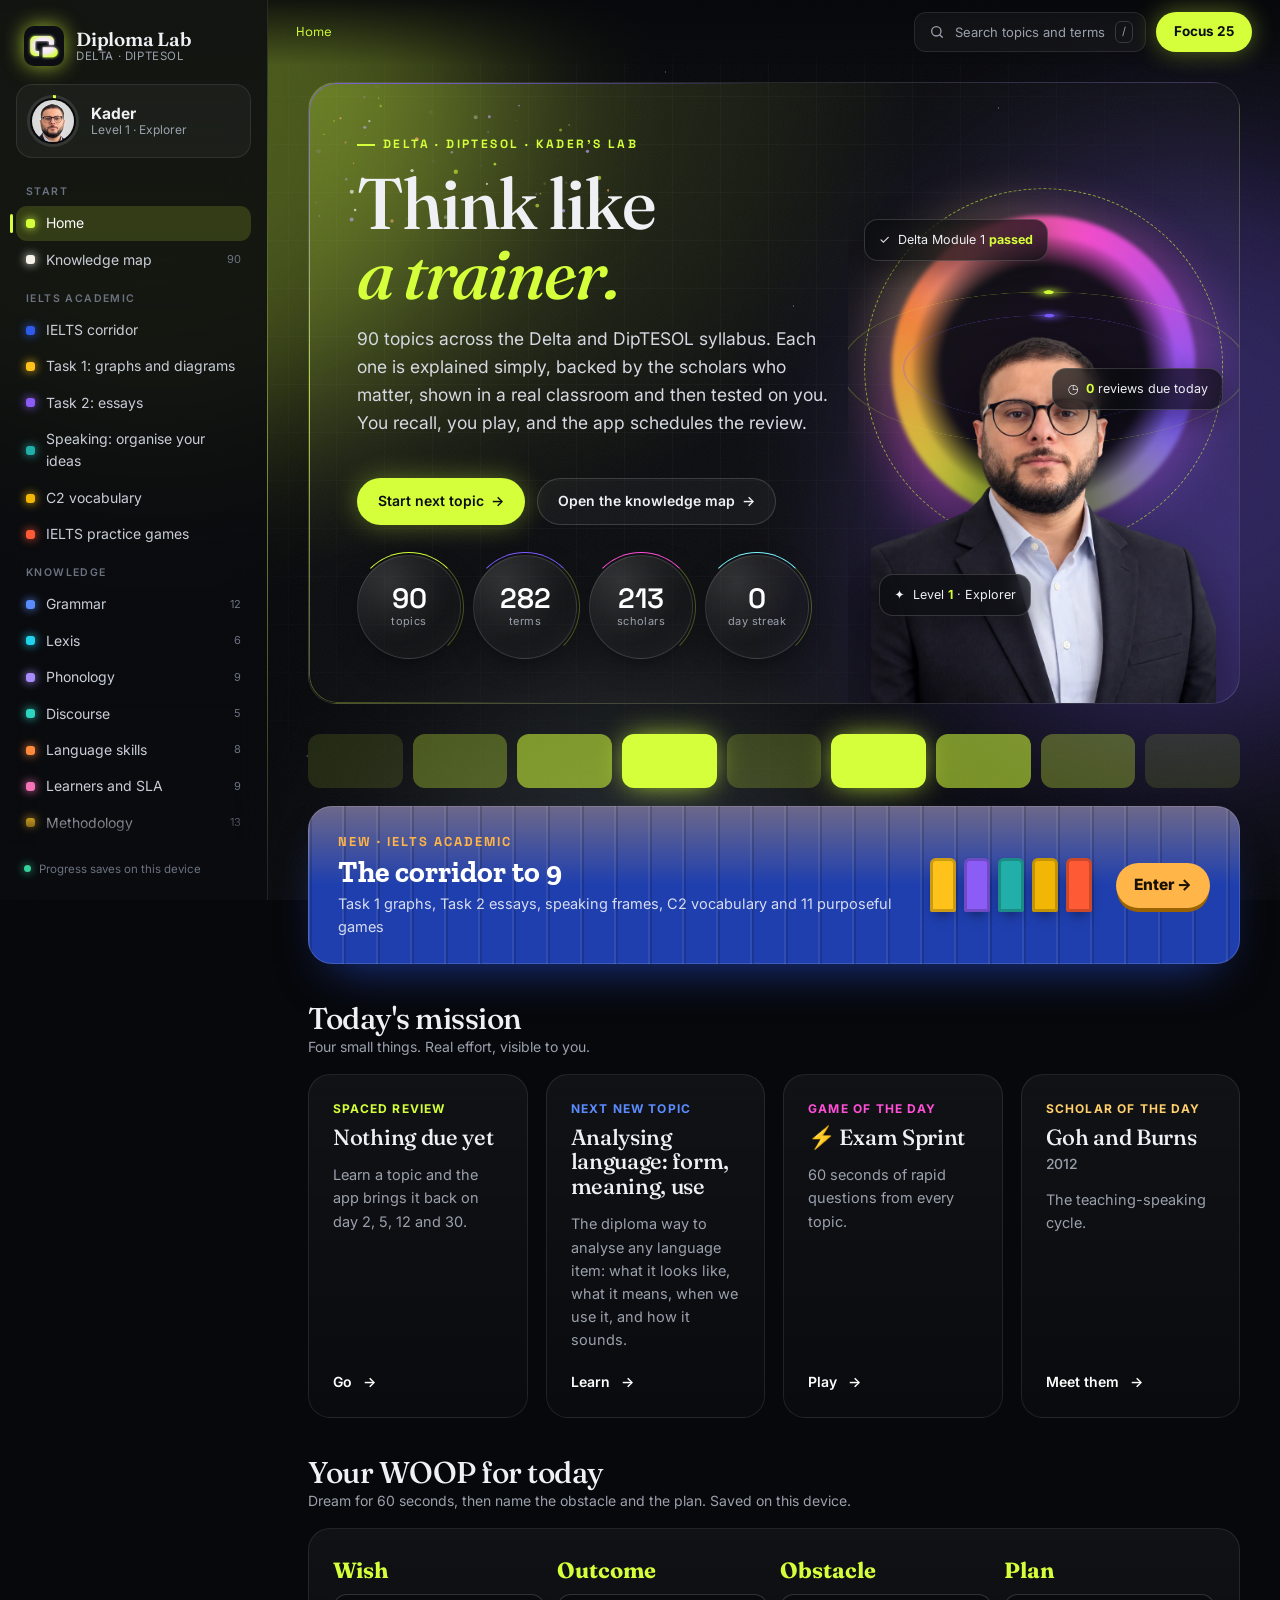
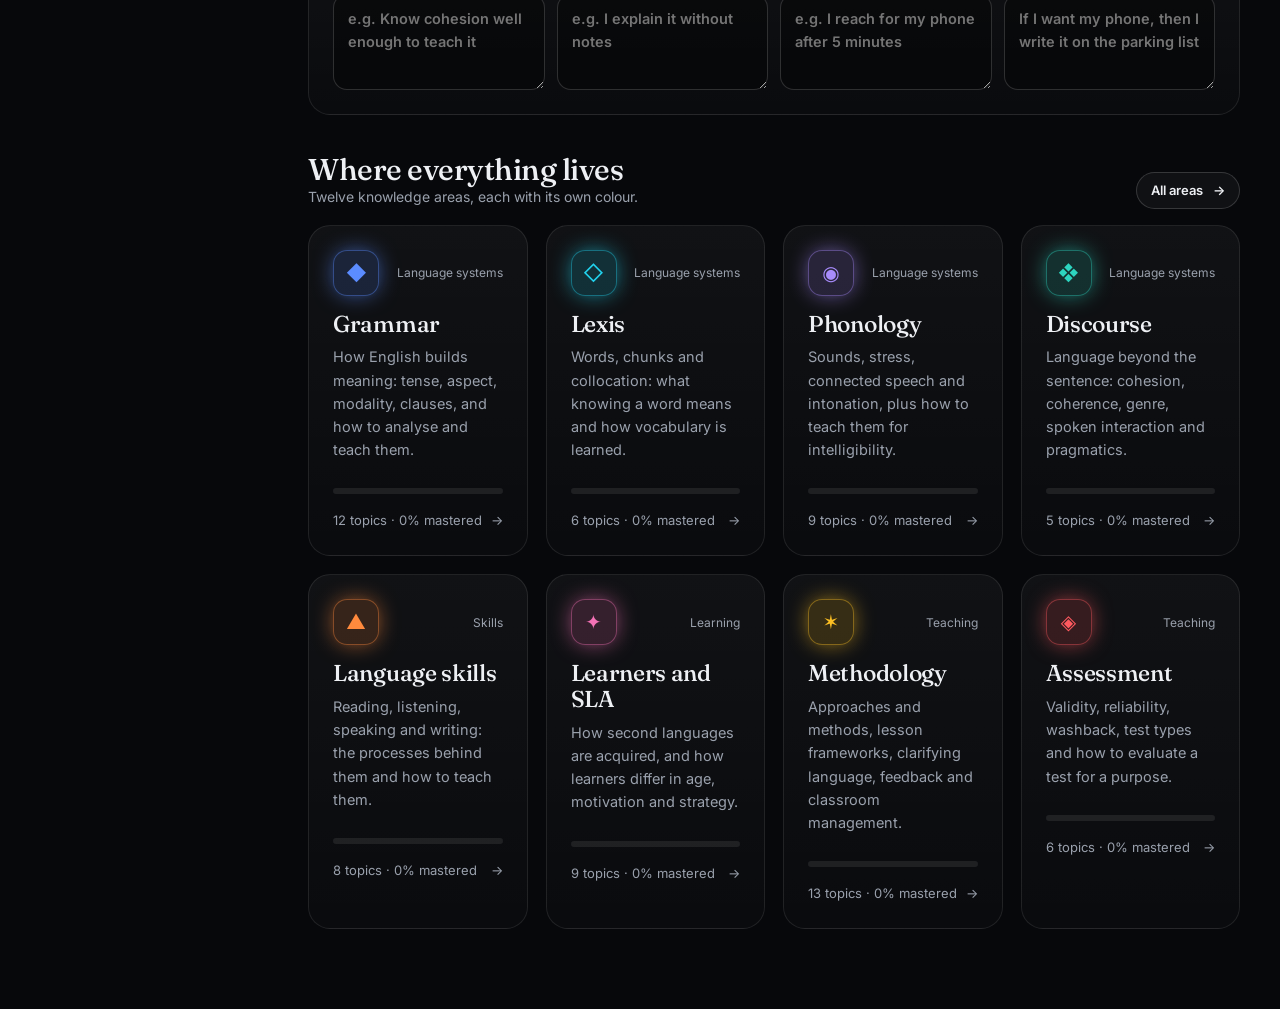
<file: lab/index.html>
<!DOCTYPE html>
<html lang="en">
<head>
<meta charset="utf-8">
<meta name="viewport" content="width=device-width, initial-scale=1, viewport-fit=cover">
<title>Kader's Diploma Lab · Delta and DipTESOL</title>
<meta name="description" content="A personal learning app for Delta Modules 1, 2, 3 and the Trinity DipTESOL: clear explanations, scholars and sources, classroom examples, games and spaced review.">
<meta name="theme-color" content="#07080b">
<meta name="view-transition" content="same-origin">
<link rel="icon" href="assets/mark.svg" type="image/svg+xml">
<link rel="preconnect" href="https://fonts.googleapis.com">
<link rel="preconnect" href="https://fonts.gstatic.com" crossorigin>
<link href="https://fonts.googleapis.com/css2?family=Fraunces:ital,opsz,wght@0,9..144,300..800;1,9..144,300..700&family=Inter:wght@300..800&family=Space+Grotesk:wght@400..700&family=Zilla+Slab:wght@500;600;700&family=Noto+Sans:wght@400;600&display=swap" rel="stylesheet">
<link rel="stylesheet" href="css/app.css">
</head>
<body data-section="home">
<div class="aurora" aria-hidden="true"><span class="blob b1"></span><span class="blob b2"></span><span class="blob b3"></span><span class="grain"></span><span class="stars"></span><span class="noise"></span></div>
<div class="spot" aria-hidden="true"></div>
<div class="paperworld" aria-hidden="true"><span class="pw-grain"></span></div>

<aside class="sidebar" id="sidebar">
  <a class="brand" href="#/" aria-label="Home">
    <img src="assets/mark.svg" alt="" class="brand-mark">
    <span class="brand-text"><b>Diploma Lab</b><small>Delta · DipTESOL</small></span>
  </a>
  <a class="me" href="#/progress" aria-label="Your progress">
    <span class="ring" id="meRing"><img src="assets/kader-avatar.webp" alt="Kader"></span>
    <span class="me-text"><b>Kader</b><small id="meLevel">Level 1 · Explorer</small></span>
  </a>
  <nav class="nav" id="nav"></nav>
  <div class="side-foot"><span class="dot-live"></span> Progress saves on this device</div>
</aside>

<header class="topbar">
  <button class="icon-btn" id="menuBtn" aria-label="Menu"><span></span><span></span><span></span></button>
  <div class="crumbs" id="crumbs"></div>
  <div class="top-actions">
    <button class="search-btn" id="searchBtn"><svg viewBox="0 0 24 24" width="16" height="16"><circle cx="11" cy="11" r="7" fill="none" stroke="currentColor" stroke-width="2"/><path d="M20 20l-4-4" stroke="currentColor" stroke-width="2" stroke-linecap="round"/></svg><span>Search topics and terms</span><kbd>/</kbd></button>
    <a class="pill-btn" href="#/focus">Focus 25</a>
  </div>
</header>

<main class="main" id="view" tabindex="-1"></main>

<nav class="tabbar" id="tabbar"></nav>

<div class="search-layer" id="searchLayer" hidden>
  <div class="search-box">
    <input id="searchInput" placeholder="Search: cohesion, washback, schwa, needs analysis..." autocomplete="off">
    <div class="search-results" id="searchResults"></div>
  </div>
</div>

<div class="toast" id="toast" role="status" aria-live="polite"></div>
<canvas id="confetti" aria-hidden="true"></canvas>

<script type="module" src="js/app.js"></script>
</body>
</html>
</file>
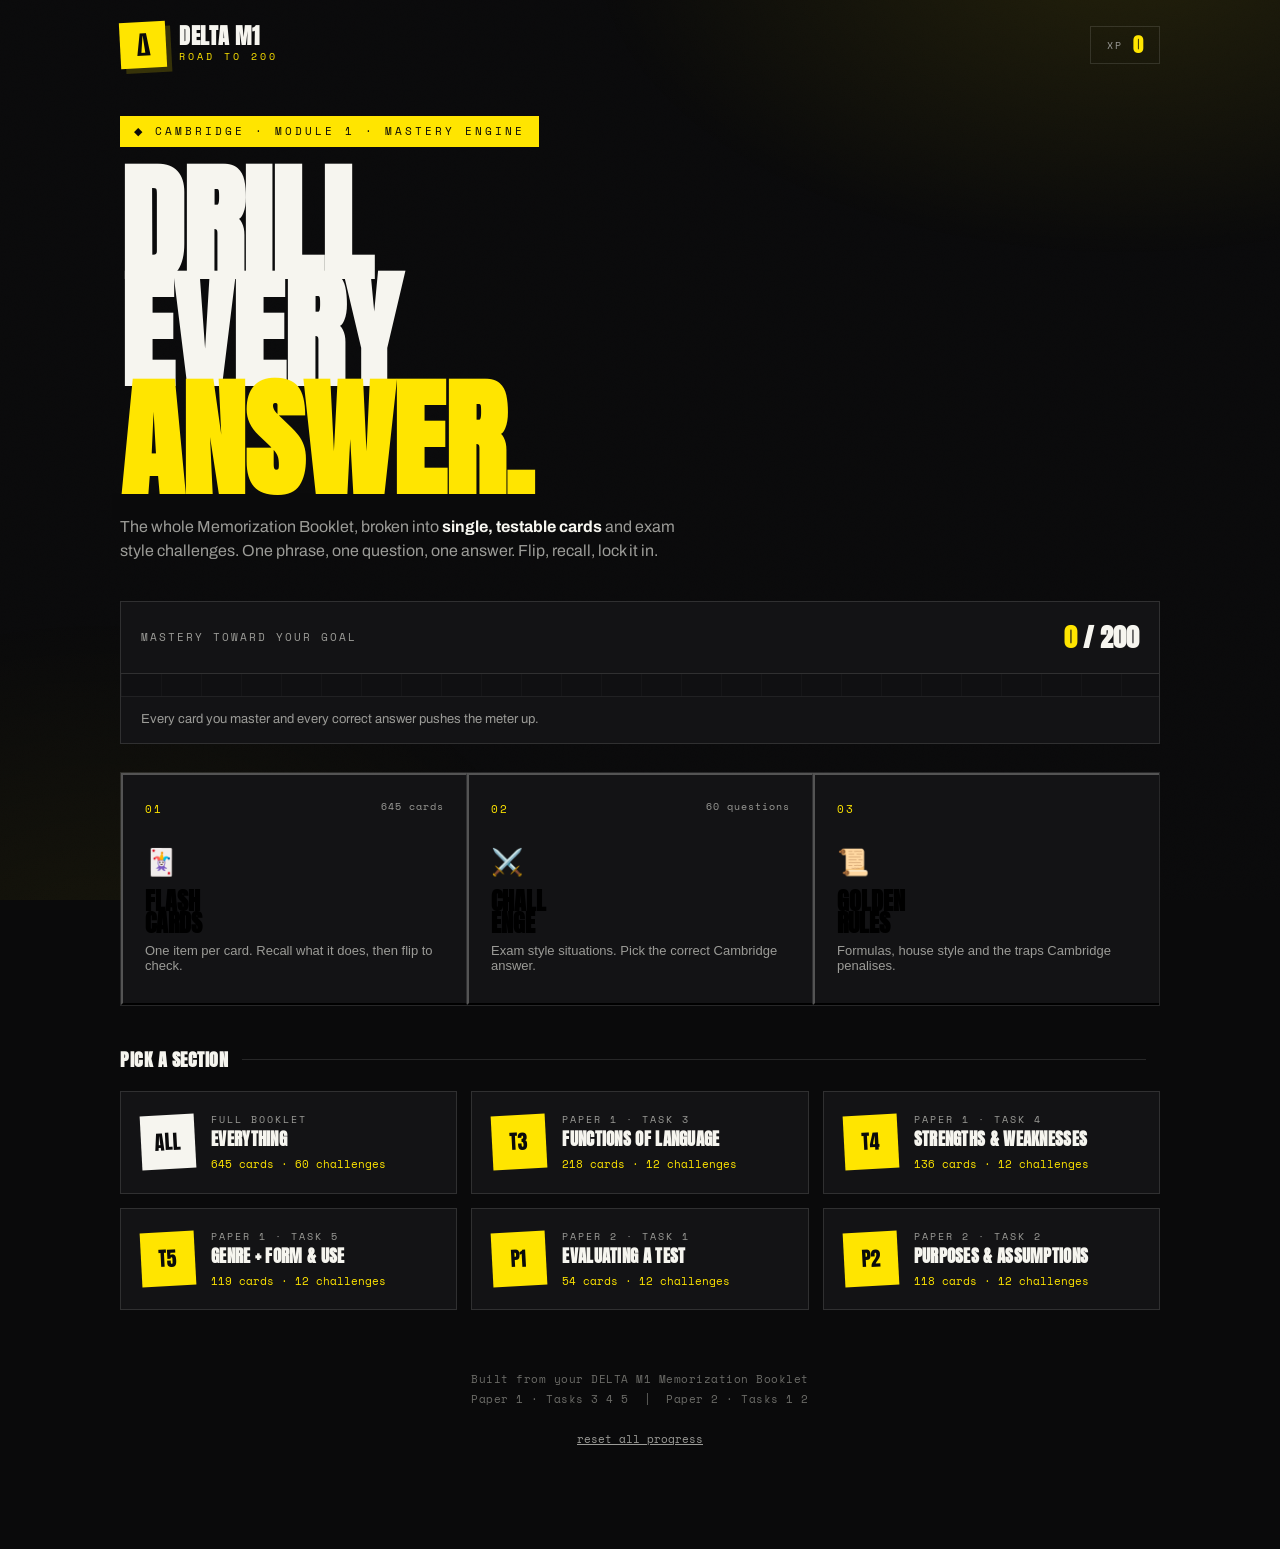
<file: DELTA-M1-Road-to-200 (1).html>
<!DOCTYPE html>
<html lang="en">
<head>
<meta charset="UTF-8">
<meta name="viewport" content="width=device-width, initial-scale=1.0">
<title>DELTA M1 · Road to 200</title>
<link rel="preconnect" href="https://fonts.googleapis.com">
<link rel="preconnect" href="https://fonts.gstatic.com" crossorigin>
<link href="https://fonts.googleapis.com/css2?family=Anton&family=Archivo:ital,wght@0,400;0,500;0,600;0,700;0,800;0,900;1,500&family=Space+Mono:wght@400;700&display=swap" rel="stylesheet">
<style>
:root{
  --ink:#0a0a0b; --panel:#131315; --panel2:#1b1b1e; --raise:#212125;
  --line:rgba(255,255,255,.12); --line2:rgba(255,255,255,.06);
  --white:#f6f5ef; --muted:#9b9b97; --muted2:#6c6c68;
  --y:#ffe500; --y2:#ffc400; --yd:#403c00;
  --bad:#ff5a5a;
  --disp:'Anton',sans-serif; --body:'Archivo',system-ui,sans-serif; --mono:'Space Mono',monospace;
  --r:18px;
}
*{margin:0;padding:0;box-sizing:border-box}
html{scroll-behavior:smooth}
body{
  font-family:var(--body); color:var(--white); background:var(--ink); line-height:1.5;
  min-height:100vh; overflow-x:hidden; -webkit-font-smoothing:antialiased;
}
/* atmosphere */
body::before{content:""; position:fixed; inset:0; z-index:0; pointer-events:none;
  background:
    radial-gradient(900px 520px at 88% -6%, rgba(255,229,0,.10), transparent 60%),
    radial-gradient(800px 600px at 8% 108%, rgba(255,229,0,.05), transparent 60%);}
body::after{content:""; position:fixed; inset:0; z-index:0; pointer-events:none; opacity:.5; mix-blend-mode:overlay;
  background-image:url("data:image/svg+xml,%3Csvg xmlns='http://www.w3.org/2000/svg' width='180' height='180'%3E%3Cfilter id='n'%3E%3CfeTurbulence type='fractalNoise' baseFrequency='.85' numOctaves='2'/%3E%3C/filter%3E%3Crect width='100%25' height='100%25' filter='url(%23n)' opacity='.05'/%3E%3C/svg%3E");}
.wrap{position:relative; z-index:1; max-width:1080px; margin:0 auto; padding:22px 20px 100px}

/* caution stripe util */
.tape{background-image:repeating-linear-gradient(45deg,var(--y) 0 14px,#0a0a0b 14px 28px)}

/* ---------- top bar ---------- */
.bar{display:flex; align-items:center; justify-content:space-between; gap:14px; margin-bottom:30px}
.brand{display:flex; align-items:center; gap:13px; cursor:pointer}
.crest{width:46px; height:46px; flex:none; display:grid; place-items:center; background:var(--y); color:#0a0a0b;
  font-family:var(--disp); font-size:26px; transform:rotate(-3deg); box-shadow:5px 5px 0 rgba(255,229,0,.18)}
.brand h1{font-family:var(--disp); font-size:22px; letter-spacing:.5px; line-height:.9; text-transform:uppercase}
.brand p{font-family:var(--mono); font-size:10px; color:var(--y); letter-spacing:3px; text-transform:uppercase; margin-top:3px}
.xpchip{display:flex; align-items:center; gap:10px; border:1.5px solid var(--line); padding:8px 16px; cursor:pointer; transition:.2s}
.xpchip:hover{border-color:var(--y)}
.xpchip span{font-family:var(--mono); font-size:10px; color:var(--muted); text-transform:uppercase; letter-spacing:2px}
.xpchip b{font-family:var(--disp); font-size:20px; color:var(--y); line-height:1}

/* ---------- screens ---------- */
.screen{display:none; animation:fade .45s ease both}
.screen.active{display:block}
@keyframes fade{from{opacity:0; transform:translateY(12px)}to{opacity:1; transform:none}}
.rise{opacity:0; animation:fade .6s ease forwards}

/* ---------- hero ---------- */
.hero{padding:18px 0 4px}
.kicker{display:inline-flex; align-items:center; gap:10px; font-family:var(--mono); font-size:11px; letter-spacing:3px;
  text-transform:uppercase; color:var(--ink); background:var(--y); padding:7px 14px; margin-bottom:24px; transform:rotate(-1deg)}
.hero h2{font-family:var(--disp); font-size:clamp(54px,13vw,128px); line-height:.84; text-transform:uppercase; letter-spacing:-1px}
.hero h2 em{font-style:normal; color:var(--y); position:relative}
.hero h2 em::after{content:""; position:absolute; left:-2%; right:-2%; bottom:8%; height:14%; background:var(--ink); z-index:-1}
.hero .sub{max-width:560px; margin-top:22px; color:var(--muted); font-size:16px}
.hero .sub b{color:var(--white)}

/* goal meter */
.goal{margin-top:34px; border:1.5px solid var(--line); background:var(--panel)}
.goal .gh{display:flex; justify-content:space-between; align-items:center; padding:16px 20px; border-bottom:1.5px solid var(--line)}
.goal .gh span{font-family:var(--mono); font-size:11px; letter-spacing:2px; text-transform:uppercase; color:var(--muted)}
.goal .gh b{font-family:var(--disp); font-size:26px}.goal .gh b i{font-style:normal; color:var(--y)}
.track{height:22px; background:repeating-linear-gradient(90deg,#161618 0 1px,transparent 1px 40px),#101012; position:relative; overflow:hidden}
.fill{height:100%; width:0; background:var(--y); transition:width 1.1s cubic-bezier(.2,.9,.2,1); position:relative}
.fill::after{content:""; position:absolute; inset:0; background-image:repeating-linear-gradient(45deg,rgba(0,0,0,.15) 0 8px,transparent 8px 16px)}
.goal small{display:block; padding:13px 20px; color:var(--muted); font-size:13px; border-top:1.5px solid var(--line2)}

/* mode cards */
.modes{display:grid; grid-template-columns:repeat(3,1fr); gap:0; margin:28px 0 12px; border:1.5px solid var(--line)}
.mode{position:relative; text-align:left; cursor:pointer; padding:26px 22px 30px; background:var(--panel);
  border-right:1.5px solid var(--line); transition:.25s; overflow:hidden}
.mode:last-child{border-right:none}
.mode:hover{background:var(--y); color:var(--ink)}
.mode:hover .num,.mode:hover p,.mode:hover .tagn{color:var(--ink)}
.mode .num{font-family:var(--mono); font-size:11px; letter-spacing:2px; color:var(--y); margin-bottom:30px; display:block}
.mode .ic{font-size:26px; margin-bottom:12px}
.mode h3{font-family:var(--disp); font-size:24px; text-transform:uppercase; line-height:.95; margin-bottom:8px}
.mode p{color:var(--muted); font-size:13px; transition:.25s}
.mode .tagn{position:absolute; top:24px; right:22px; font-family:var(--mono); font-size:10px; color:var(--muted); letter-spacing:1px; text-align:right}

/* section grid */
.shead{display:flex; align-items:center; gap:14px; margin:40px 0 18px}
.shead h3{font-family:var(--disp); font-size:18px; text-transform:uppercase; letter-spacing:.5px; white-space:nowrap}
.shead .ln{flex:1; height:1.5px; background:var(--line)}
.shead .pin{font-family:var(--mono); font-size:11px; color:var(--y); letter-spacing:1px}
.secgrid{display:grid; grid-template-columns:repeat(auto-fill,minmax(320px,1fr)); gap:14px}
.sec{position:relative; cursor:pointer; border:1.5px solid var(--line); padding:20px; background:var(--panel);
  transition:.22s; display:flex; gap:16px; align-items:center}
.sec:hover{border-color:var(--y); transform:translate(-2px,-2px); box-shadow:6px 6px 0 rgba(255,229,0,.15)}
.sec .badge{width:54px; height:54px; flex:none; display:grid; place-items:center; background:var(--y); color:#0a0a0b;
  font-family:var(--disp); font-size:20px; transform:rotate(-3deg)}
.sec.all .badge{background:var(--white)}
.sec .meta .code{font-family:var(--mono); font-size:10px; letter-spacing:2px; text-transform:uppercase; color:var(--muted); margin-bottom:4px}
.sec .meta h4{font-family:var(--disp); font-size:17px; text-transform:uppercase; line-height:1; letter-spacing:.3px}
.sec .meta .count{font-family:var(--mono); font-size:11px; color:var(--y); margin-top:8px}

/* ---------- player generic ---------- */
.pbar{display:flex; align-items:center; justify-content:space-between; gap:14px; margin-bottom:18px}
.back{display:inline-flex; align-items:center; gap:8px; cursor:pointer; color:var(--white); font-family:var(--mono); font-weight:700;
  font-size:12px; letter-spacing:1px; text-transform:uppercase; border:1.5px solid var(--line); padding:10px 16px; transition:.2s}
.back:hover{background:var(--y); color:var(--ink); border-color:var(--y)}
.ptitle{text-align:right}
.ptitle small{display:block; font-family:var(--mono); color:var(--y); font-size:10px; letter-spacing:2px; text-transform:uppercase; margin-bottom:3px}
.ptitle span{font-family:var(--disp); font-size:18px; text-transform:uppercase}
.prog{height:6px; background:#101012; overflow:hidden; margin-bottom:26px; border:1px solid var(--line2)}
.prog i{display:block; height:100%; width:0; background:var(--y); transition:width .4s ease}

/* flashcard */
.fcStage{perspective:1800px; max-width:680px; margin:0 auto}
.fcard{position:relative; width:100%; min-height:380px; cursor:pointer; transform-style:preserve-3d; transition:transform .55s cubic-bezier(.2,.9,.25,1)}
.fcard.flip{transform:rotateY(180deg)}
.face{position:absolute; inset:0; backface-visibility:hidden; padding:34px 30px; display:flex; flex-direction:column;
  justify-content:center; border:1.5px solid var(--line); background:var(--panel); overflow:auto}
.face .lab{position:absolute; top:20px; left:24px; right:24px; font-family:var(--mono); font-size:10px; letter-spacing:2px; text-transform:uppercase; color:var(--muted)}
.face .hint{position:absolute; bottom:16px; left:0; right:0; text-align:center; font-family:var(--mono); font-size:10px; color:var(--muted2); letter-spacing:1px}
.front{border-left:6px solid var(--y)}
.front .prompt{text-align:center; font-family:var(--mono); font-size:12px; letter-spacing:1px; text-transform:uppercase; color:var(--y); margin-bottom:18px}
.front .q{text-align:center; font-family:var(--disp); font-size:clamp(24px,4.4vw,40px); line-height:1.06; text-transform:uppercase; letter-spacing:.3px}
.front .q.sm{font-size:clamp(19px,3.2vw,27px); text-transform:none; font-family:var(--body); font-weight:800; line-height:1.25}
.back{transform:rotateY(180deg); background:var(--y); border-color:var(--y); border-left:6px solid var(--ink)}
.back .lab{color:rgba(0,0,0,.55)}
.back .hint{color:rgba(0,0,0,.45)}
.back .a{text-align:center; font-family:var(--disp); font-size:clamp(26px,5vw,46px); line-height:1.02; text-transform:uppercase; color:var(--ink); letter-spacing:.2px}
.back .a.sm{font-size:clamp(20px,3.6vw,30px); line-height:1.2}
.fcBtns{display:flex; gap:12px; max-width:680px; margin:22px auto 0}
.fbtn{flex:1; cursor:pointer; border:1.5px solid var(--line); background:var(--panel); color:var(--white); padding:18px;
  font-family:var(--disp); font-size:18px; text-transform:uppercase; letter-spacing:.5px; transition:.18s}
.fbtn:hover{transform:translateY(-2px)}
.fbtn.again:hover{border-color:var(--white)}
.fbtn.got{background:var(--y); color:var(--ink); border-color:var(--y)}
.fbtn.got:hover{box-shadow:0 10px 0 -4px rgba(255,229,0,.4)}

/* quiz */
.qStage{max-width:780px; margin:0 auto}
.qScore{display:grid; grid-template-columns:repeat(3,1fr); gap:0; margin-bottom:22px; border:1.5px solid var(--line)}
.pill{text-align:center; padding:12px; border-right:1.5px solid var(--line); background:var(--panel)}
.pill:last-child{border-right:none}
.pill b{display:block; font-family:var(--disp); font-size:24px; line-height:1}
.pill.streak b{color:var(--y)}
.pill span{font-family:var(--mono); font-size:9.5px; letter-spacing:1.5px; text-transform:uppercase; color:var(--muted)}
.qcard{border:1.5px solid var(--line); background:var(--panel); padding:28px 26px}
.qtag{font-family:var(--mono); font-size:10px; letter-spacing:2px; text-transform:uppercase; color:var(--y); margin-bottom:14px}
.scen{font-size:14px; color:var(--muted); border-left:3px solid var(--y); padding:11px 15px; margin-bottom:18px; background:var(--panel2); line-height:1.55}
.qtext{font-family:var(--disp); font-size:clamp(20px,3vw,28px); line-height:1.1; text-transform:uppercase; margin-bottom:24px; letter-spacing:.3px}
.opts{display:flex; flex-direction:column; gap:10px}
.opt{position:relative; text-align:left; cursor:pointer; border:1.5px solid var(--line); padding:15px 18px 15px 56px; background:var(--panel2);
  font-family:var(--body); font-size:15px; color:var(--white); transition:.16s; line-height:1.4}
.opt:hover:not(.locked){border-color:var(--y); transform:translateX(3px)}
.opt .key{position:absolute; left:0; top:0; bottom:0; width:42px; display:grid; place-items:center; font-family:var(--disp); font-size:17px;
  color:var(--muted); border-right:1.5px solid var(--line); transition:.16s}
.opt.locked{cursor:default}
.opt.correct{border-color:var(--y); background:rgba(255,229,0,.14)}
.opt.correct .key{background:var(--y); color:var(--ink); border-color:var(--y)}
.opt.wrong{border-color:var(--bad); background:rgba(255,90,90,.08); opacity:.85}
.opt.wrong .key{background:var(--bad); color:#1a0606; border-color:var(--bad)}
.expl{margin-top:20px; max-height:0; overflow:hidden; opacity:0; border-left:3px solid transparent; transition:.4s ease}
.expl.show{max-height:360px; opacity:1; padding:14px 16px; background:var(--panel2); border-left-color:var(--y)}
.expl .h{font-family:var(--mono); font-weight:700; font-size:11px; letter-spacing:1.5px; text-transform:uppercase; margin-bottom:7px; color:var(--y)}
.expl .h.no{color:var(--bad)}
.expl p{font-size:14.5px; color:var(--white); line-height:1.6}
.qnext{display:flex; justify-content:flex-end; margin-top:20px}
.btn{cursor:pointer; border:1.5px solid var(--y); background:var(--y); color:var(--ink); padding:15px 30px; font-family:var(--disp);
  font-size:17px; text-transform:uppercase; letter-spacing:.5px; transition:.18s}
.btn:hover{transform:translateY(-2px)}
.btn.ghost{background:transparent; color:var(--white); border-color:var(--line)}
.btn.ghost:hover{border-color:var(--y)}
.btn[disabled]{opacity:.35; cursor:not-allowed; transform:none; border-color:var(--line); background:transparent; color:var(--muted)}

/* summary */
.sumCard{max-width:560px; margin:0 auto; text-align:center; border:1.5px solid var(--line); background:var(--panel); padding:0 0 36px; overflow:hidden}
.sumCard .band{height:14px; margin-bottom:30px}
.sumCard .big{font-family:var(--disp); font-size:96px; line-height:.9; color:var(--y)}
.sumCard h3{font-family:var(--disp); font-size:26px; text-transform:uppercase; margin:14px 24px 8px}
.sumCard .sub{color:var(--muted); margin:0 30px 26px; font-size:14px}
.sumStats{display:grid; grid-template-columns:repeat(4,1fr); gap:0; margin:0 24px 26px; border:1.5px solid var(--line)}
.sumStats .pill{border-right:1.5px solid var(--line)} .sumStats .pill:last-child{border-right:none}
.sumBtns{display:flex; gap:12px; justify-content:center; flex-wrap:wrap; padding:0 24px}

/* rules */
.ruleWrap{display:flex; flex-direction:column; gap:14px; max-width:820px; margin:0 auto}
.rblock{border:1.5px solid var(--line); background:var(--panel)}
.rblock .rh{padding:18px 22px; display:flex; gap:14px; align-items:center; cursor:pointer}
.rblock .rh .bd{width:42px; height:42px; flex:none; display:grid; place-items:center; background:var(--y); color:var(--ink); font-family:var(--disp); font-size:16px; transform:rotate(-3deg)}
.rblock .rh .tx h4{font-family:var(--disp); font-size:17px; text-transform:uppercase; line-height:1}
.rblock .rh .tx span{font-family:var(--mono); font-size:10px; letter-spacing:2px; text-transform:uppercase; color:var(--muted)}
.rblock .rh .arr{margin-left:auto; color:var(--y); font-size:20px; transition:.3s; font-family:var(--disp)}
.rblock.open .rh .arr{transform:rotate(90deg)}
.rbody{max-height:0; overflow:hidden; transition:max-height .45s ease}
.rblock.open .rbody{max-height:2600px}
.rbody .inner{padding:0 22px 22px}
.formula{margin-bottom:16px; padding:16px 18px; border:1.5px dashed var(--y); background:rgba(255,229,0,.05);
  font-family:var(--disp); font-size:15px; text-transform:uppercase; text-align:center; line-height:1.5; letter-spacing:.4px}
.golden li,.warn li{list-style:none; padding:9px 0 9px 26px; position:relative; font-size:14.5px; border-bottom:1px solid var(--line2); line-height:1.5}
.golden li:before{content:"★"; position:absolute; left:0; color:var(--y)}
.warn li:before{content:"✗"; position:absolute; left:0; color:var(--bad); font-weight:800}
.lh{font-family:var(--mono); font-weight:700; font-size:11px; letter-spacing:1.5px; text-transform:uppercase; color:var(--y); margin:16px 0 4px}

/* toast */
.pop{position:fixed; bottom:30px; left:50%; transform:translateX(-50%) translateY(30px); z-index:60;
  background:var(--y); color:var(--ink); font-family:var(--disp); font-size:17px; text-transform:uppercase; letter-spacing:.5px;
  padding:13px 26px; box-shadow:6px 6px 0 rgba(255,229,0,.2); opacity:0; transition:.3s; pointer-events:none}
.pop.show{opacity:1; transform:translateX(-50%) translateY(0)}

.foot{text-align:center; margin-top:60px; font-family:var(--mono); color:var(--muted2); font-size:11px; letter-spacing:.5px; line-height:1.8}
.reset{color:var(--muted); text-decoration:underline; cursor:pointer; background:none; border:none; font-family:var(--mono); font-size:11px}

@media (max-width:780px){
  .modes{grid-template-columns:1fr}
  .mode{border-right:none; border-bottom:1.5px solid var(--line)}
  .mode:last-child{border-bottom:none}
  .mode .num{margin-bottom:14px}
  .sumStats{grid-template-columns:repeat(2,1fr)}
  .sumStats .pill:nth-child(2){border-right:none}
  .sumStats .pill:nth-child(1),.sumStats .pill:nth-child(2){border-bottom:1.5px solid var(--line)}
  .face{padding:30px 22px}
}
</style>
</head>
<body>
<div class="wrap">
  <div class="bar">
    <div class="brand" onclick="go('home')">
      <div class="crest">Δ</div>
      <div><h1>Delta&nbsp;M1</h1><p>Road to 200</p></div>
    </div>
    <div class="xpchip" onclick="go('home')"><span>XP</span><b id="xpVal">0</b></div>
  </div>

  <!-- HOME -->
  <section id="home" class="screen active">
    <div class="hero">
      <span class="kicker rise">◆ Cambridge · Module 1 · Mastery Engine</span>
      <h2 class="rise" style="animation-delay:.05s">Drill<br>every<br><em>answer.</em></h2>
      <p class="sub rise" style="animation-delay:.12s">The whole Memorization Booklet, broken into <b>single, testable cards</b> and exam style challenges. One phrase, one question, one answer. Flip, recall, lock it in.</p>
    </div>

    <div class="goal rise" style="animation-delay:.18s">
      <div class="gh"><span>Mastery toward your goal</span><b><i id="goalNow">0</i> / 200</b></div>
      <div class="track"><div class="fill" id="goalFill"></div></div>
      <small id="goalMsg">Every card you master and every correct answer pushes the meter up.</small>
    </div>

    <div class="modes rise" style="animation-delay:.24s">
      <button class="mode" onclick="openMode('flash')">
        <span class="num">01</span><span class="tagn" id="cntFlash"></span>
        <div class="ic">🃏</div><h3>Flash<br>cards</h3>
        <p>One item per card. Recall what it does, then flip to check.</p>
      </button>
      <button class="mode" onclick="openMode('quiz')">
        <span class="num">02</span><span class="tagn" id="cntQuiz"></span>
        <div class="ic">⚔️</div><h3>Chall<br>enge</h3>
        <p>Exam style situations. Pick the correct Cambridge answer.</p>
      </button>
      <button class="mode" onclick="openMode('rules')">
        <span class="num">03</span>
        <div class="ic">📜</div><h3>Golden<br>rules</h3>
        <p>Formulas, house style and the traps Cambridge penalises.</p>
      </button>
    </div>

    <div class="shead"><h3 id="pickHd">Pick a Section</h3><div class="ln"></div><span class="pin" id="pinHint"></span></div>
    <div class="secgrid" id="secGrid"></div>

    <div class="foot">
      Built from your DELTA M1 Memorization Booklet<br>Paper 1 · Tasks 3 4 5 &nbsp;|&nbsp; Paper 2 · Tasks 1 2<br><br>
      <button class="reset" onclick="resetAll()">reset all progress</button>
    </div>
  </section>

  <!-- FLASHCARDS -->
  <section id="flash" class="screen">
    <div class="pbar"><span class="back" onclick="go('home')">← back</span>
      <div class="ptitle"><small>Flashcards</small><span id="fcTitle"></span></div></div>
    <div class="prog"><i id="fcProg"></i></div>
    <div class="fcStage">
      <div class="fcard" id="fcard" onclick="flipCard()">
        <div class="face front">
          <div class="lab" id="fcLab"></div>
          <div class="prompt" id="fcPrompt"></div>
          <div class="q" id="fcQ"></div>
          <div class="hint">tap to reveal answer</div>
        </div>
        <div class="face back">
          <div class="lab">The answer</div>
          <div class="a" id="fcA"></div>
          <div class="hint">tap to flip back</div>
        </div>
      </div>
    </div>
    <div class="fcBtns">
      <button class="fbtn again" onclick="markCard(false)">↻ Again</button>
      <button class="fbtn got" onclick="markCard(true)">✓ Got it</button>
    </div>
  </section>

  <!-- QUIZ -->
  <section id="quiz" class="screen">
    <div class="pbar"><span class="back" onclick="go('home')">← back</span>
      <div class="ptitle"><small>Challenge</small><span id="qzTitle"></span></div></div>
    <div class="prog"><i id="qzProg"></i></div>
    <div class="qStage">
      <div class="qScore">
        <div class="pill"><b id="qScoreV">0</b><span>Score</span></div>
        <div class="pill streak"><b id="qStreakV">0</b><span>Streak 🔥</span></div>
        <div class="pill"><b id="qNumV">1</b><span>Question</span></div>
      </div>
      <div class="qcard" id="qCard"></div>
      <div class="qnext"><button class="btn" id="qNextBtn" onclick="nextQ()" disabled>Choose an answer</button></div>
    </div>
  </section>

  <!-- SUMMARY -->
  <section id="summary" class="screen">
    <div class="sumCard">
      <div class="band tape"></div>
      <div class="big" id="sumPct">0%</div>
      <h3 id="sumTitle">Round complete</h3>
      <p class="sub" id="sumSub"></p>
      <div class="sumStats">
        <div class="pill"><b id="sumCorrect">0</b><span>Correct</span></div>
        <div class="pill"><b id="sumTotal">0</b><span>Questions</span></div>
        <div class="pill streak"><b id="sumBest">0</b><span>Best streak</span></div>
        <div class="pill"><b id="sumXp">0</b><span>XP earned</span></div>
      </div>
      <div class="sumBtns">
        <button class="btn" onclick="restartQuiz()">↻ Run it again</button>
        <button class="btn ghost" onclick="go('home')">New section</button>
      </div>
    </div>
  </section>

  <!-- RULES -->
  <section id="rules" class="screen">
    <div class="pbar"><span class="back" onclick="go('home')">← back</span>
      <div class="ptitle"><small>Golden Rules</small><span>House style &amp; formulas</span></div></div>
    <div class="ruleWrap" id="ruleWrap"></div>
  </section>
</div>
<div class="pop" id="pop"></div>

<script>
/* ============ STORAGE ============ */
var mem={};
function load(){try{var r=localStorage.getItem('deltaM1v2');return r?JSON.parse(r):null;}catch(e){return mem.s||null;}}
function save(o){try{localStorage.setItem('deltaM1v2',JSON.stringify(o));}catch(e){mem.s=o;}}
var stats=load()||{xp:0,mastered:{},answered:0,correct:0};
function persist(){save(stats);refreshXP();}
var S={mode:null,sec:null,deck:[],i:0,flipped:false,quiz:[],qi:0,score:0,streak:0,best:0,xpRound:0,locked:false};

/* ============ NAV ============ */
function go(id){document.querySelectorAll('.screen').forEach(function(s){s.classList.remove('active');});document.getElementById(id).classList.add('active');window.scrollTo({top:0,behavior:'smooth'});}
function refreshXP(){
  document.getElementById('xpVal').textContent=stats.xp;
  var shown=Math.min(200,Math.round(stats.xp/9));
  document.getElementById('goalNow').textContent=shown;
  document.getElementById('goalFill').style.width=(shown/200*100)+'%';
  var m=document.getElementById('goalMsg');
  if(shown>=200)m.textContent="Full marks on the meter. The wording is instinct now. Go and do it for real.";
  else if(shown>=150)m.textContent="Distinction territory. The phrasing comes without thinking.";
  else if(shown>=90)m.textContent="Solid Pass and climbing. Keep recycling the cards you miss.";
  else if(shown>0)m.textContent="Momentum building. Every mastered card lifts the meter.";
}
function awardXP(n){stats.xp+=n;S.xpRound+=n;persist();}
function pop(t){var p=document.getElementById('pop');p.textContent=t;p.classList.add('show');clearTimeout(pop._t);pop._t=setTimeout(function(){p.classList.remove('show');},1200);}

/* ============ CARD GENERATION ============ */
function buildDecks(){
  DATA.sections.forEach(function(s){
    s.flashcards=[];
    (s.decks||[]).forEach(function(d){
      (d.items||[]).forEach(function(it){s.flashcards.push({front:it,back:d.def,prompt:d.prompt,tag:d.name,longF:it.length>40,longB:(d.def||'').length>22});});
      (d.pairs||[]).forEach(function(p){s.flashcards.push({front:p[0],back:p[1],prompt:d.prompt,tag:d.name,longF:p[0].length>40,longB:p[1].length>22});});
    });
  });
}

/* ============ HOME ============ */
function buildHome(){
  var grid=document.getElementById('secGrid');grid.innerHTML='';
  var totF=0,totQ=0;DATA.sections.forEach(function(s){totF+=s.flashcards.length;totQ+=s.quiz.length;});
  document.getElementById('cntFlash').textContent=totF+' cards';
  document.getElementById('cntQuiz').textContent=totQ+' questions';
  var all={id:'all',code:'Full booklet',title:'Everything',badge:'ALL',all:true};
  [all].concat(DATA.sections).forEach(function(s){
    var fc=s.all?totF:s.flashcards.length,qc=s.all?totQ:s.quiz.length;
    var el=document.createElement('div');el.className='sec'+(s.all?' all':'');
    el.onclick=function(){chooseSection(s.id);};
    el.innerHTML='<div class="badge">'+(s.badge||'')+'</div><div class="meta"><div class="code">'+s.code+'</div>'+
      '<h4>'+s.title+'</h4><div class="count">'+fc+' cards · '+qc+' challenges</div></div>';
    grid.appendChild(el);
  });
}
function openMode(m){S.mode=m;if(m==='rules'){buildRules();go('rules');return;}
  document.getElementById('pickHd').textContent=m==='flash'?'Flashcards · Pick a Section':'Challenge · Pick a Section';
  document.getElementById('pinHint').textContent=m==='flash'?'choose a task ↓':'choose a task ↓';
  go('home');document.querySelector('.shead').scrollIntoView({behavior:'smooth',block:'start'});}
function chooseSection(id){S.sec=id;if(!S.mode)S.mode='flash';if(S.mode==='flash')startFlash(id);else startQuiz(id);}
function gather(id,key){if(id==='all'){var a=[];DATA.sections.forEach(function(s){a=a.concat(s[key].map(function(x){return Object.assign({_sec:s.code,_color:s.color},x);}));});return a;}
  var sec=DATA.sections.find(function(s){return s.id===id;});return sec[key].map(function(x){return Object.assign({_sec:sec.code},x);});}
function shuffle(a){a=a.slice();for(var i=a.length-1;i>0;i--){var j=Math.floor(Math.random()*(i+1));var t=a[i];a[i]=a[j];a[j]=t;}return a;}
function secName(id){if(id==='all')return'Full booklet';return DATA.sections.find(function(x){return x.id===id;}).code;}

/* ============ FLASHCARDS ============ */
function startFlash(id){S.deck=shuffle(gather(id,'flashcards'));S.i=0;S.flipped=false;
  document.getElementById('fcTitle').textContent=secName(id);go('flash');renderCard();}
function renderCard(){var c=S.deck[S.i];if(!c)return;
  document.getElementById('fcard').classList.remove('flip');S.flipped=false;
  document.getElementById('fcLab').textContent=c._sec+' · '+c.tag;
  document.getElementById('fcPrompt').textContent=c.prompt||'';
  var q=document.getElementById('fcQ');q.innerHTML=c.front;q.className='q'+(c.longF?' sm':'');
  var a=document.getElementById('fcA');a.innerHTML=c.back;a.className='a'+(c.longB?' sm':'');
  document.getElementById('fcProg').style.width=(S.i/S.deck.length*100)+'%';}
function flipCard(){S.flipped=!S.flipped;document.getElementById('fcard').classList.toggle('flip',S.flipped);}
function markCard(got){var c=S.deck[S.i];
  if(got){var key=c.tag+'|'+c.front;if(!stats.mastered[key]){stats.mastered[key]=1;awardXP(4);}pop('✓ +4 XP');}
  else{S.deck.push(c);}
  S.i++;if(S.i>=S.deck.length){flashDone();return;}renderCard();}
function flashDone(){document.getElementById('fcProg').style.width='100%';
  document.getElementById('fcPrompt').textContent='';
  document.getElementById('fcQ').innerHTML='Deck complete';document.getElementById('fcQ').className='q';
  document.getElementById('fcA').innerHTML='Nice work';setTimeout(function(){go('home');},1000);}

/* ============ QUIZ ============ */
function startQuiz(id){S.quiz=shuffle(gather(id,'quiz'));S.qi=0;S.score=0;S.streak=0;S.best=0;S.xpRound=0;S.locked=false;
  document.getElementById('qzTitle').textContent=secName(id);go('quiz');renderQ();}
function renderQ(){S.locked=false;var q=S.quiz[S.qi];
  document.getElementById('qScoreV').textContent=S.score;document.getElementById('qStreakV').textContent=S.streak;
  document.getElementById('qNumV').textContent=(S.qi+1)+'/'+S.quiz.length;
  document.getElementById('qzProg').style.width=(S.qi/S.quiz.length*100)+'%';
  var keys=['A','B','C','D','E'];
  var html='<div class="qtag">'+q._sec+(q.skill?' · '+q.skill:'')+'</div>';
  if(q.scen)html+='<div class="scen">'+q.scen+'</div>';
  html+='<div class="qtext">'+q.q+'</div><div class="opts">';
  q.options.forEach(function(o,k){html+='<button class="opt" onclick="answer('+k+')"><span class="key">'+keys[k]+'</span>'+o+'</button>';});
  html+='</div><div class="expl" id="expl"><div class="h" id="explH"></div><p id="explP"></p></div>';
  document.getElementById('qCard').innerHTML=html;
  var nb=document.getElementById('qNextBtn');nb.disabled=true;nb.textContent='Choose an answer';nb.classList.add('ghost');}
function answer(k){if(S.locked)return;S.locked=true;var q=S.quiz[S.qi];var correct=q.answer;
  var opts=document.querySelectorAll('#qCard .opt');opts.forEach(function(o){o.classList.add('locked');});
  opts[correct].classList.add('correct');stats.answered++;
  if(k===correct){S.score++;S.streak++;if(S.streak>S.best)S.best=S.streak;stats.correct++;
    var gain=10+(S.streak>=3?5:0);awardXP(gain);pop(S.streak>=3?('🔥 x'+S.streak+'  +'+gain+' XP'):('✓ +'+gain+' XP'));}
  else{opts[k].classList.add('wrong');S.streak=0;}
  persist();var e=document.getElementById('expl');
  document.getElementById('explH').innerHTML=(k===correct?'✓ Correct · why':'✗ Not quite · why');
  document.getElementById('explH').className='h'+(k===correct?'':' no');
  document.getElementById('explP').innerHTML=q.explain;e.classList.add('show');
  document.getElementById('qScoreV').textContent=S.score;document.getElementById('qStreakV').textContent=S.streak;
  var nb=document.getElementById('qNextBtn');nb.disabled=false;nb.classList.remove('ghost');
  nb.textContent=(S.qi+1>=S.quiz.length)?'See results →':'Next →';}
function nextQ(){S.qi++;if(S.qi>=S.quiz.length){quizDone();return;}renderQ();}
function quizDone(){var pct=Math.round(S.score/S.quiz.length*100);
  document.getElementById('qzProg').style.width='100%';document.getElementById('sumPct').textContent=pct+'%';
  document.getElementById('sumCorrect').textContent=S.score;document.getElementById('sumTotal').textContent=S.quiz.length;
  document.getElementById('sumBest').textContent=S.best;document.getElementById('sumXp').textContent=S.xpRound;
  var t,sub;
  if(pct===100){t="Flawless · 200 energy";sub="Every answer Cambridge perfect. This is exactly the instinct you want in the exam.";}
  else if(pct>=80){t="Distinction level";sub="Strong control of the wording. Review the few you missed and lock them in.";}
  else if(pct>=60){t="Comfortable pass";sub="The framework is there. Recycle this set until the slips disappear.";}
  else{t="Honest start";sub="This is what practice is for. Run the flashcards for this task, then come back.";}
  document.getElementById('sumTitle').textContent=t;document.getElementById('sumSub').textContent=sub;go('summary');}
function restartQuiz(){startQuiz(S.sec);}

/* ============ RULES ============ */
function buildRules(){var w=document.getElementById('ruleWrap');w.innerHTML='';
  DATA.sections.forEach(function(s,idx){var b=document.createElement('div');b.className='rblock'+(idx===0?' open':'');
    var inner='<div class="formula">'+s.formula+'</div>';
    if(s.golden&&s.golden.length){inner+='<div class="lh">Golden rules</div><ul class="golden">';s.golden.forEach(function(g){inner+='<li>'+g+'</li>';});inner+='</ul>';}
    if(s.warn&&s.warn.length){inner+='<div class="lh">Cambridge penalises</div><ul class="warn">';s.warn.forEach(function(g){inner+='<li>'+g+'</li>';});inner+='</ul>';}
    b.innerHTML='<div class="rh" onclick="this.parentNode.classList.toggle(\'open\')"><div class="bd">'+s.badge+'</div>'+
      '<div class="tx"><span>'+s.code+'</span><h4>'+s.title+'</h4></div><div class="arr">›</div></div>'+
      '<div class="rbody"><div class="inner">'+inner+'</div></div>';
    w.appendChild(b);});}

/* ============ RESET ============ */
function resetAll(){if(!confirm('Reset all XP, mastered cards and stats? This cannot be undone.'))return;
  stats={xp:0,mastered:{},answered:0,correct:0};persist();pop('Progress reset');}

/* ============ DATA ============ */
var DATA={sections:[
/* ===== SECTION 1: PAPER 1 TASK 3 ===== */
{
id:'p1t3', code:'Paper 1 · Task 3', title:'Functions of Language', badge:'T3',
formula:`Feature = noun phrase + (for function) &nbsp;•&nbsp; Example = a full sentence`,
golden:[`Pick 3 <b>different</b> areas: grammatical, functional, lexical, sub-skills, discourse.`,`Label functions as "Language to / Language for…".`,`In grammar give one verb form + one non-verb form.`,`Lexis = chunks and collocations, never single words.`,`Phonology always in /IPA/ slashes.`,`Every example is a full sentence tied to the task.`],
warn:[`"asking and answering questions" — too vague.`,`"adjacency pairs" — too vague.`,`"turn-taking" alone — too general.`,`"present simple" alone — below B1.`,`"discourse markers" alone — name the function.`,`Nodding, eye contact — paralinguistic, not language.`,`Fragment examples like "nervous" — write a full sentence.`],
decks:[
{name:'Polite requests', prompt:'What function does this phrase serve?', def:'Making a polite request', items:[`Could you possibly + verb…?`,`Would you mind + V-ing…?`,`I was wondering if you could…`,`Do you think you could…?`,`I'd appreciate it if you could…`,`Would it be possible to…?`,`If it's not too much trouble, could you…?`]},
{name:'Apologising', prompt:'What function does this phrase serve?', def:'Apologising', items:[`I'm terribly sorry for / about…`,`I do apologise for…`,`Please accept my sincerest apologies for…`,`I'd like to apologise for…`,`I owe you an apology for…`]},
{name:'Suggesting', prompt:'What function does this phrase serve?', def:'Making a suggestion', items:[`How about + V-ing…?`,`Why don't we…?`,`Shall we…?`,`We could / might…`,`What if we…?`,`It might be a good idea to…`,`Have you thought about + V-ing…?`]},
{name:'Giving advice', prompt:'What function does this phrase serve?', def:'Giving advice', items:[`If I were you, I'd…`,`You should / ought to…`,`I'd recommend + V-ing…`,`You'd better…`,`You might want to…`,`It would be wise to…`]},
{name:'Bargaining', prompt:'What function does this phrase serve?', def:'Bargaining / negotiating a price', items:[`Would you take… for it?`,`I can't go any lower than…`,`If you give me… I'll…`,`How about we meet halfway at…?`,`That's my best offer.`,`Can you do any better than that?`,`I'll throw in… as well.`]},
{name:'Prices', prompt:'What function does this phrase serve?', def:'Asking for / giving prices', items:[`How much do you want for it?`,`What's the asking price?`,`I'm looking for around…`,`It's yours for…`,`I can let you have it for…`,`It's a bargain at that price.`]},
{name:'Opinion', prompt:'What function does this phrase serve?', def:'Expressing an opinion', items:[`In my opinion / view…`,`From my point of view…`,`It seems to me that…`,`As far as I'm concerned…`,`I'd say that…`,`Personally, I feel…`,`To my mind…`]},
{name:'Agreeing', prompt:'What function does this phrase serve?', def:'Agreeing', items:[`I couldn't agree more.`,`Absolutely.`,`You're absolutely right.`,`That's exactly what I think.`]},
{name:'Disagreeing', prompt:'What function does this phrase serve?', def:'Disagreeing (politely)', items:[`I'm afraid I can't agree.`,`I see your point, but…`,`I beg to differ.`,`I don't quite see it that way.`,`With respect, I think…`]},
{name:'Certainty', prompt:'What function does this phrase serve?', def:'Expressing certainty / deduction', items:[`It must be…`,`There's no doubt that…`,`I'm absolutely sure…`,`He must have left already.`]},
{name:'Possibility', prompt:'What function does this phrase serve?', def:'Expressing possibility / doubt', items:[`It might / may / could…`,`It's possible that…`,`Perhaps…`,`She might have forgotten.`,`It can't be…`,`There's no way…`]},
{name:'Holding the floor', prompt:'What function does this phrase serve?', def:'Holding the floor (turn-taking)', items:[`Just a moment…`,`If I could just finish…`,`Hang on a second…`]},
{name:'Inviting contributions', prompt:'What function does this phrase serve?', def:'Inviting contributions (turn-taking)', items:[`What do you think, Sara?`,`Would you like to add anything?`,`Any thoughts?`]},
{name:'Interrupting', prompt:'What function does this phrase serve?', def:'Interrupting', items:[`Sorry to interrupt, but…`,`Could I just come in here?`,`If I may…`]},
{name:'Back-channelling', prompt:'What function does this serve?', def:'Back-channelling', items:[`Mm-hm`,`Right`,`I see`,`Oh really?`]},
{name:'Fillers', prompt:'What function does this serve?', def:'Fillers / hesitation devices', items:[`Well…`,`You know…`,`I mean…`,`Sort of…`,`Kind of…`]},
{name:'Time creators', prompt:'What function does this phrase serve?', def:'Time-creating device', items:[`Let me think…`,`That's a good question…`,`How can I put this…`]},
{name:'Clarifying', prompt:'What function does this phrase serve?', def:'Asking for clarification', items:[`What do you mean by…?`,`Sorry, I don't quite follow.`,`Could you elaborate on that?`,`Are you saying that…?`,`If I understand you correctly…`,`In other words…`]},
{name:'Inviting', prompt:'What function does this phrase serve?', def:'Inviting', items:[`Would you like to…?`,`How about coming to…?`,`We'd love it if you could…`]},
{name:'Accepting', prompt:'What function does this phrase serve?', def:'Accepting an invitation', items:[`I'd love to.`,`That sounds great.`,`Count me in.`]},
{name:'Refusing', prompt:'What function does this phrase serve?', def:'Refusing / declining', items:[`I'd love to, but…`,`I'm afraid I can't.`,`Unfortunately I'm tied up.`]},
{name:'Complaining', prompt:'What function does this phrase serve?', def:'Complaining', items:[`I'm afraid I have to complain about…`,`I'm not at all satisfied with…`,`I'd like to draw your attention to…`,`This really isn't good enough.`]},
{name:'Reassuring', prompt:'What function does this phrase serve?', def:'Reassuring / handling a complaint', items:[`Rest assured that…`,`We'll look into it right away.`,`Please accept our apologies.`]},
{name:'Persuading', prompt:'What function does this phrase serve?', def:'Persuading / recommending', items:[`Surely you can see that…`,`You must agree that…`,`Just think how…`,`It would be a real shame not to…`,`I can't recommend it highly enough.`,`You'd be mad to miss…`]},
{name:'Warning', prompt:'What function does this phrase serve?', def:'Warning', items:[`Be careful not to…`,`You'd better not…`,`Make sure you don't…`,`Whatever you do, don't…`,`Watch out for…`]},
{name:'Promising', prompt:'What function does this phrase serve?', def:'Promising', items:[`I promise that…`,`I give you my word that…`,`You have my assurance that…`,`You can count on me to…`]},
{name:'Sequencing', prompt:'What function does this phrase serve?', def:'Sequencing / narrating past events', items:[`It all started when…`,`First… Then… After that…`,`No sooner had I… than…`,`The moment…`,`Out of the blue…`,`In the end…`]},
{name:'Describing', prompt:'What function does this phrase serve?', def:'Describing people / places / objects', items:[`It's shaped like…`,`It's the kind of thing you use for…`,`It looks / seems / appears to be…`,`It's got a sort of… feel to it.`,`It reminds me of…`]},
{name:'Greetings', prompt:'What function does this phrase serve?', def:'Greeting / opening', items:[`How do you do?`,`Pleased to meet you.`,`Nice to see you again.`]},
{name:'Small talk', prompt:'What function does this phrase serve?', def:'Opening small talk', items:[`How was your weekend?`,`Did you get up to much yesterday?`]},
{name:'Leave-taking', prompt:'What function does this phrase serve?', def:'Leave-taking / closing', items:[`I'd better be off.`,`I'll let you get on.`,`Look after yourself.`]},
{name:'Grammar use', prompt:'What is this form typically used for?', pairs:[[`Used to / would`,`Past habits / states`],[`Past simple + past continuous`,`Storytelling`],[`Past simple + past perfect`,`Storytelling with flashback`],[`Past simple`,`Completed past actions`],[`Past continuous`,`Background / interrupted action`],[`Past perfect`,`Events before the main past event`],[`Present perfect`,`Past action with present relevance`],[`Present perfect continuous`,`Unfinished actions of duration`],[`Present simple`,`Procedures, routines, facts`],[`Present continuous`,`Current temporary activities, plans`],[`Going to / will`,`Future plans and predictions`],[`First conditional`,`Offers, bargaining, possible outcomes`],[`Second conditional`,`Hypothetical present / future`],[`Third conditional`,`Past hypothetical / regret`],[`Modals: must, can't, might`,`Deduction about past / present`],[`Modals: must, have to, should`,`Rules and advice`],[`Modals: can, could, be able to`,`Ability past / present / future`],[`Passive voice`,`Processes, news, formal style`],[`Indirect / embedded questions`,`Polite enquiry`],[`Tag questions`,`Confirmation seeking`],[`Comparatives`,`Comparing prices / options`],[`Superlatives`,`Highlighting outstanding qualities`],[`Quantifiers (much, many)`,`Quantities and prices`],[`Relative clauses`,`Adding detail to nouns`],[`Participle clauses`,`Succinct information packaging`],[`Reported speech`,`Relaying what others said`],[`Inversion after negatives`,`Emphatic / literary style`]]},
{name:'Lexical set', prompt:'Which lexical set is this?', pairs:[[`was born, grew up, married, retired`,`Topic lexis: life-story`],[`asking price, knock down, throw in, haggle`,`Lexis of buying / selling`],[`thrilled, devastated, gutted, relieved`,`Adjectives for feelings`],[`bustling, picturesque, breathtaking`,`Adjectives for places`],[`easy-going, down-to-earth, witty`,`Adjectives for character`],[`shortly after, by the time, in those days`,`Time / place adverbials`],[`outstanding, world-class, exceptional`,`Evaluative / positive adjectives`],[`absolutely, utterly, totally`,`Emotive / emphatic lexis`],[`sort of, kind of, more or less, a bit`,`Hedging / vague language`],[`anyway, mind you, the thing is`,`Informal discourse markers`],[`moreover, furthermore, consequently`,`Formal discourse markers`],[`make a decision, do business, take a chance`,`Collocations (make/do/take/have)`],[`get on with, get over, get round to`,`Phrasal verbs (with "get")`],[`a piece of cake, hit the nail on the head`,`Idioms / fixed expressions`],[`rush hour, parking ticket, mission statement`,`Compound nouns`]]},
{name:'Phonology', prompt:'Which phonological feature is this?', pairs:[[`comFORtable, deCISion`,`Word stress on key lexis`],[`content words stressed, function words weak`,`Sentence stress`],[`of /əv/, to /tə/, for /fə/`,`Weak forms / schwa`],[`writers of → /raɪtəzəv/`,`Catenation / linking (C+V)`],[`you are → /jʊwə/`,`Intrusive /w/`],[`are among → /ərəmʌŋ/`,`Linking / intrusive /r/`],[`/t/ in "get back" → /ʔ/`,`Assimilation`],[`/t/ dropped in "isn't it"`,`Elision`],[`you're, we'll, he'd've`,`Contractions`],[`↗ "Have you finished?"`,`Rising intonation (yes/no Q)`],[`↘ "Where do you live?"`,`Falling intonation (Wh- Q)`],[`I could come ↘↗ tomorrow?`,`Fall–rise (tentative)`]]},
{name:'Receptive sub-skills', prompt:'Which sub-skill is this?', pairs:[[`identifying the main idea / general meaning`,`Reading/listening for gist`],[`locating specific facts`,`Reading/listening for specific information`],[`understanding precise meaning / nuance`,`Reading/listening for detail`],[`working out unknown lexis from co-text`,`Inferring meaning from context`],[`recognising stance / opinion / mood`,`Deducing speaker attitude`],[`activating schemata to anticipate`,`Predicting content from context`],[`distinguishing topic sentences from detail`,`Identifying main vs supporting ideas`],[`decoding weak forms, linking, elision`,`Recognising connected speech`],[`spotting formal vs informal cues`,`Identifying register / tone`]]},
{name:'Productive sub-skills', prompt:'Which sub-skill is this?', pairs:[[`managing who speaks when`,`Turn-taking / managing interaction`],[`signalling structure in a monologue`,`Signposting in monologic discourse`],[`storytelling, presenting at length`,`Producing extended monologue`],[`organising writing into paragraphs`,`Paragraphing / discourse organisation`],[`drafting and self-correcting`,`Drafting and self-editing`],[`choosing formal / informal / neutral`,`Register appropriacy`]]},
{name:'Too vague', prompt:'Why does Cambridge reject this?', pairs:[[`"asking and answering questions"`,`Rejected — too vague`],[`"adjacency pairs"`,`Rejected — too vague`],[`"opening and closing conversations"`,`Rejected — fits any conversation`],[`"turn-taking" (alone)`,`Rejected — too general`],[`"present simple" (alone)`,`Rejected — below B1 level`],[`"discourse markers" (alone)`,`Rejected — name the function`],[`nodding, eye contact`,`Rejected — paralinguistic, not language`],[`"nervous" as an example`,`Rejected — fragment, write a sentence`]]}
],
quiz:[
{q:`Which is a correctly written Task 3 feature?`,scen:`Activity: learners negotiate buying a second-hand item at a market.`,options:[`Language to bargain (use of <i>will</i> to make offers)`,`The learner uses the first conditional to bargain.`,`Bargaining is negotiating a price.`,`They should learn to buy things.`],answer:0,explain:`A feature is a noun phrase with its function in brackets. B is the example, C a definition, D too vague.`},
{q:`Correct example for "First conditional (for offers)"?`,options:[`If you take both, I'll do them for fifty euros.`,`First conditional for offers`,`offers and bargaining`,`will / if`],answer:0,explain:`Examples are always full sentences tied to the task.`},
{q:`Which label is too vague?`,options:[`Asking and answering questions`,`Polite requests using indirect questions`,`Language to bargain`,`Time linkers for narrative`],answer:0,explain:`"Asking and answering questions" is explicitly rejected as too vague.`},
{q:`Which should never be offered as a language feature?`,options:[`Paralinguistic features such as nodding`,`Weak forms and schwa`,`Topic-related collocations`,`Turn-taking exponents`],answer:0,explain:`Nodding and eye contact are paralinguistic, not language.`},
{q:`In the grammar area, Cambridge wants…`,options:[`one verb form and one non-verb form`,`three verb tenses`,`only modals`,`two present simples`],answer:0,explain:`The variety rule asks for one verb form plus one non-verb form.`},
{q:`Which belongs to bargaining?`,options:[`How about we meet halfway at forty?`,`I'm terribly sorry for the delay.`,`Could you elaborate on that?`,`No sooner had we sat down…`],answer:0,explain:`Meeting halfway is a negotiating move; the others are apologising, clarifying and narrating.`},
{q:`How must phonology features be written?`,options:[`in /phonemic transcription/ between slashes`,`in capitals`,`in plain spelling`,`with stress numbers only`],answer:0,explain:`No credit for phonology without IPA in slashes.`},
{q:`"present simple" alone is rejected because…`,options:[`it is below B1 and below most candidates`,`it is not a real tense`,`it cannot be exemplified`,`it is only spoken`],answer:0,explain:`Cambridge notes it is below the level of most candidates.`},
{q:`Which set asks for clarification?`,options:[`Are you saying that…? / Could you elaborate?`,`If I were you, I'd… / You'd better…`,`Rest assured that…`,`Shall we…? / Why don't we…?`],answer:0,explain:`Those check meaning; the rest are advice, reassuring and suggesting.`},
{q:`Best grammar for a storytelling task?`,options:[`Narrative tenses: past simple + past continuous`,`First conditional`,`Indirect questions`,`Superlatives`],answer:0,explain:`Narrative tenses carry storytelling.`},
{q:`For lexical features Cambridge wants…`,options:[`chunks and collocations shown in an utterance`,`a long list of single words`,`only phrasal verbs`,`word-order rules`],answer:0,explain:`Lexis means chunks and collocations in context.`},
{q:`"To my mind, the plan works" serves which function?`,options:[`Expressing an opinion`,`Apologising`,`Warning`,`Promising`],answer:0,explain:`"To my mind" introduces an opinion.`}
]
},
/* ===== SECTION 2: PAPER 1 TASK 4 ===== */
{
id:'p1t4', code:'Paper 1 · Task 4', title:'Strengths & Weaknesses', badge:'T4',
formula:`Criterion → Point (noun phrase) → Example (quoted, with line ref)`,
golden:[`Strength = [quality adj] + use of + [feature].`,`Weakness = [problem noun] of + [feature].`,`Every point is a noun phrase, never "the learner is good at…".`,`The criterion must be the exact rubric wording.`,`Every example is quoted from the text with a line reference.`],
warn:[`"The learner was good at the present simple" — name the feature.`,`"Good vocabulary" — say "Use of collocations / topic lexis".`,`Naming only the criterion without the feature.`,`Sentences instead of noun phrases.`,`Examples not taken from the learner text.`],
decks:[
{name:'Criterion', prompt:'Which criterion does this describe?', pairs:[[`whether the learner did what the task asked`,`Task achievement`],[`layout, paragraphing, logical flow`,`Organisation`],[`linkers, reference, substitution`,`Cohesion`],[`formality / appropriacy for the genre`,`Style / Register`],[`correct use of grammatical forms`,`Accuracy of grammar`],[`range / sophistication of grammar`,`Complexity of grammar`],[`correct word choice, spelling, collocation`,`Accuracy of lexis`],[`variety / sophistication of vocabulary`,`Complexity / Range of lexis`],[`commas, full stops, capitals`,`Punctuation`],[`stress, intonation, sounds (spoken)`,`Phonological features`]]},
{name:'Strength · Organisation', prompt:'Strength or weakness — which criterion?', def:'Strength · Organisation', items:[`Logical / clear organisation`,`Use of title and sub-headings`,`Clear statement of aims at the start`,`Clear layout with separate paragraphs`,`Use of bullet points / numbering`,`Information presented in a logical order`,`Effective opening / closing paragraphs`]},
{name:'Strength · Cohesion', prompt:'Strength or weakness — which criterion?', def:'Strength · Cohesion', items:[`Accurate use of linkers and the pattern that follows`,`Wide range of cohesive devices used effectively`,`Effective use of pronoun reference`,`Good use of substitution to avoid repetition`,`Accurate use of conjunctions to link clauses`,`Appropriate use of sequencing devices`]},
{name:'Strength · Style', prompt:'Strength or weakness — which criterion?', def:'Strength · Style / Register', items:[`Appropriate level of formality maintained throughout`,`Consistent register`,`Polite tone`,`Use of conventions appropriate to the genre`]},
{name:'Strength · Acc. grammar', prompt:'Strength or weakness — which criterion?', def:'Strength · Accuracy of grammar', items:[`Accurate use of complex clauses`,`Accurate use of passives`,`Good control of present perfect and past simple together`,`Accurate use of relative clauses`,`Accurate use of comparatives and superlatives`,`Accurate use of articles`,`Accurate use of prepositions`,`Accurate use of subject-verb agreement`,`Accurate use of conditional forms`,`Accurate use of reported speech`]},
{name:'Strength · Complexity', prompt:'Strength or weakness — which criterion?', def:'Strength · Complexity of grammar', items:[`Good use of complex clauses`,`Some use of subordination`,`Use of defining and non-defining relative clauses`,`Some use of passive voice`,`Use of modal verbs for certainty`,`Use of cleft sentences for emphasis`,`Use of participle clauses`]},
{name:'Strength · Acc. lexis', prompt:'Strength or weakness — which criterion?', def:'Strength · Accuracy of lexis', items:[`Accurate use of collocations`,`Accurate use of fixed expressions`,`Accurate use of topic-related lexis`,`Generally accurate spelling`,`Appropriate word choice for the context`]},
{name:'Strength · Range lexis', prompt:'Strength or weakness — which criterion?', def:'Strength · Range of lexis', items:[`Some accurate and sophisticated collocations`,`Wide range of topic-related lexis`,`Effective use of idiomatic expressions`,`Use of lexical chunks / set phrases`,`Use of evaluative adjectives`,`Effective use of phrasal verbs`]},
{name:'Strength · Punctuation', prompt:'Strength or weakness — which criterion?', def:'Strength · Punctuation', items:[`Accurate use of full stops and capitals`,`Accurate use of commas in lists`,`Appropriate use of question / exclamation marks`,`Accurate use of apostrophes`]},
{name:'Strength · Task', prompt:'Strength or weakness — which criterion?', def:'Strength · Task achievement', items:[`The task has been fully completed`,`All parts of the task are addressed`,`Appropriate length for the task`,`Content relevant to the task`]},
{name:'Weakness · Organisation', prompt:'Strength or weakness — which criterion?', def:'Weakness · Organisation', items:[`Wrongly paragraphed conclusion`,`Poor paragraphing / one-sentence paragraphs`,`Lack of clear introduction / conclusion`,`Information not in a logical order`,`No paragraph breaks / one block of text`,`Headings missing / inconsistent`]},
{name:'Weakness · Cohesion', prompt:'Strength or weakness — which criterion?', def:'Weakness · Cohesion', items:[`Overuse of "and" to link clauses`,`Overuse of "but" / "so" / "because"`,`Lack of variety in linkers`,`Misuse of connectors ("although… but…")`,`Unclear pronoun reference`,`Excessive repetition rather than substitution`,`Missing linkers between sentences`]},
{name:'Weakness · Style', prompt:'Strength or weakness — which criterion?', def:'Weakness · Style / Register', items:[`Inappropriate register for the genre`,`Inconsistent use of contractions`,`Informal lexis in a formal text`,`Inappropriate use of "I" in a formal article`,`Inconsistent formality throughout`]},
{name:'Weakness · Acc. grammar', prompt:'Strength or weakness — which criterion?', def:'Weakness · Accuracy of grammar', items:[`Incorrect word order`,`Inversion in indirect questions`,`Misuse of articles`,`Misuse of prepositions`,`Past simple where past continuous is needed`,`Past simple where present perfect is needed`,`Confusion of present perfect and past simple`,`Wrong form of verb after a modal`,`Subject-verb agreement errors`,`Missing auxiliary in questions`,`Confusion of conditional forms`,`Wrong tense in reported speech`,`Wrong word form / part of speech`,`Confusion of countable and uncountable nouns`,`Wrong form of comparative / superlative`]},
{name:'Weakness · Complexity', prompt:'Strength or weakness — which criterion?', def:'Weakness · Complexity of grammar', items:[`Lack of complex sentences`,`Overuse of coordination (no subordination)`,`Limited range of verb forms`,`No use of passive where appropriate`,`Lack of variety in sentence structure`]},
{name:'Weakness · Acc. lexis', prompt:'Strength or weakness — which criterion?', def:'Weakness · Accuracy of lexis', items:[`Misuse of collocations`,`Misuse of dependent prepositions ("depend of")`,`Inaccurate spelling`,`Confusion of similar words (lend/borrow)`,`L1 interference / direct translation`,`False friends`,`Overgeneralisation ("goed", "childs")`,`Wrong word class ("He spoke fluent")`]},
{name:'Weakness · Range lexis', prompt:'Strength or weakness — which criterion?', def:'Weakness · Range of lexis', items:[`Limited range of vocabulary`,`Overuse of high-frequency items (good, nice, big)`,`Lack of topic-specific lexis`,`Reliance on generic adjectives`,`No use of collocations`]},
{name:'Weakness · Punctuation', prompt:'Strength or weakness — which criterion?', def:'Weakness · Punctuation', items:[`Capitalisation of ordinary nouns`,`Inaccurate use / omission of commas`,`Full stops instead of commas`,`Run-on sentences / comma splice`,`Missing capitals at sentence start`,`Wrong use of apostrophes`]},
{name:'Weakness · Task', prompt:'Strength or weakness — which criterion?', def:'Weakness · Task achievement', items:[`Task not fully completed`,`Irrelevant content`,`Off-topic digressions`,`Text too short / too long`]},
{name:'Phonology (spoken)', prompt:'Strength or weakness?', pairs:[[`Accurate word stress on key lexis`,`Strength · Phonology`],[`Appropriate sentence stress`,`Strength · Phonology`],[`Effective use of intonation`,`Strength · Phonology`],[`Use of weak forms / schwa`,`Strength · Phonology`],[`Wrong word stress (photoGRAPHer)`,`Weakness · Phonology`],[`Schwa not used in unstressed syllables`,`Weakness · Phonology`],[`Confusion of phonemes (ship/sheep)`,`Weakness · Phonology`],[`Flat, monotonous intonation`,`Weakness · Phonology`],[`L1 sounds substituted for L2`,`Weakness · Phonology`]]},
{name:'Formulas', prompt:'What is this?', pairs:[[`Accurate / Good / Effective + use of + feature`,`The STRENGTH formula`],[`Misuse / Overuse / Omission / Confusion of + feature`,`The WEAKNESS formula`],[`Criterion → Point → Example (line ref)`,`The Task 4 three-part structure`]]}
],
quiz:[
{q:`Which is a correctly written weakness?`,options:[`Misuse of articles (omission of the definite article)`,`The learner is bad at articles.`,`Articles`,`He does not know grammar.`],answer:0,explain:`Weakness = problem noun + of + feature, as a noun phrase.`},
{q:`Which is a correctly written strength?`,options:[`Good use of present perfect and past simple together`,`The learner was good at the present simple.`,`Good vocabulary`,`Grammar`],answer:0,explain:`Strength = quality adjective + use of + feature. "Good vocabulary" is rejected.`},
{q:`Which is the exact Cambridge criterion?`,options:[`Complexity of grammar`,`Grammar difficulty`,`Hard grammar`,`Grammar range`],answer:0,explain:`The wording is fixed; the rest are inventions.`},
{q:`Every point must include…`,options:[`an example quoted from the learner text with a line reference`,`a coursebook rule`,`an invented example`,`the rubric page number`],answer:0,explain:`Examples come from the learner's own text.`},
{q:`Better than "the learner's vocabulary was a strength"?`,options:[`Use of collocations / topic-related lexis`,`Vocabulary was nice`,`Good words`,`Lexis strong`],answer:0,explain:`Name the precise feature.`},
{q:`"Overuse of and to link clauses" sits under…`,options:[`Cohesion`,`Punctuation`,`Task achievement`,`Phonology`],answer:0,explain:`Linking devices are Cohesion.`},
{q:`"Capitalisation of ordinary nouns" is a weakness of…`,options:[`Punctuation`,`Cohesion`,`Style / Register`,`Complexity`],answer:0,explain:`Capitals and commas are Punctuation.`},
{q:`Which follows the weakness formula?`,options:[`Overuse of high-frequency items (good, nice, big)`,`The learner repeats easy words.`,`Words too simple.`,`Vocabulary weak.`],answer:0,explain:`"Overuse of…" is the problem-noun + feature pattern.`},
{q:`Why use exact rubric wording for the criterion?`,options:[`Cambridge uses a fixed set and penalises invented headings`,`it looks neater`,`to save time`,`it is optional`],answer:0,explain:`The criterion must be one of the fixed headings.`},
{q:`A spoken-text phonology weakness?`,options:[`Wrong word stress (photoGRAPHer)`,`Accurate sentence stress`,`Use of weak forms`,`Clear intonation`],answer:0,explain:`The others are strengths.`},
{q:`A Style / Register strength?`,options:[`Appropriate formality maintained throughout`,`Run-on sentences`,`Misuse of articles`,`One-sentence paragraphs`],answer:0,explain:`Consistent appropriate formality is the register strength.`},
{q:`"Confusion of present perfect and past simple" is…`,options:[`a very common weakness of Accuracy of grammar`,`a strength`,`a punctuation issue`,`about layout`],answer:0,explain:`It is item 4 on the almost-always-present list, under Accuracy of grammar.`}
]
},
/* ===== SECTION 3: PAPER 1 TASK 5 ===== */
{
id:'p1t5', code:'Paper 1 · Task 5', title:'Genre + Form & Use', badge:'T5',
formula:`5a: feature + reason + quote &nbsp;•&nbsp; 5b FORM = noun-phrase label &nbsp;•&nbsp; 5c USE = Refers to / Used as / Shows…`,
golden:[`5a features sit under fixed category headings, each with a quote.`,`Give only ONE layout feature (one mark for layout).`,`FORM = precise single noun-phrase labels.`,`USE starts with Refers to / Used as / Shows…`,`Connected speech needs /IPA/, even one symbol.`,`Say "-ing form" when unsure of gerund vs participle.`],
warn:[`More than one layout feature — still one mark.`,`Mixing FORM and USE in one label.`,`Plain letters for phonology — no credit.`,`"third form of the verb" — say "Past participle".`,`"3rd person singular" when "3rd person" is enough.`,`Generic pre-learnt genre features that don't fit the text.`],
decks:[
{name:'5a categories', prompt:'Which 5a category heading?', pairs:[[`fonts, columns, photos, headings (ONE only)`,`Layout / Graphological`],[`topic-specific information for the genre`,`Content`],[`how information is sequenced`,`Organisation`],[`level of formality, tone`,`Style / Register`],[`verb forms characteristic of the genre`,`Grammatical features`],[`topic lexis, chunks typical of the genre`,`Lexical features`],[`turn-taking, fillers, parataxis (spoken)`,`Discourse features`],[`stress, intonation, connected speech (spoken)`,`Phonological features`]]},
{name:'Genre · biography', prompt:'Which genre is this feature typical of?', def:'Biography / life story', items:[`Narrative tenses (past simple, past perfect)`,`Passive ("he was commissioned")`,`Time linkers / adverbials of time`,`Long noun phrases describing the subject`,`Relative clauses adding info about people`,`Participle clauses`,`Present perfect for the still-living`]},
{name:'Genre · news', prompt:'Which genre is this feature typical of?', def:'News article', items:[`Past simple for completed events`,`Present perfect for present relevance`,`Passive ("X has been arrested")`,`Reported speech (claim, deny, allege)`,`Quoted direct speech in inverted commas`,`Headline grammar: ellipsis of articles`,`"to + infinitive" in headlines for future`]},
{name:'Genre · recipe', prompt:'Which genre is this feature typical of?', def:'Recipe / procedure', items:[`Imperatives ("Beat the eggs")`,`Bare infinitive`,`Present simple to describe steps`,`Sequencing connectors (first, then, next)`,`Time clauses (when, until, as soon as)`,`Quantifiers and measurements ("a pinch of")`,`Conditional 1 for warnings ("if it sticks…")`]},
{name:'Genre · formal letter', prompt:'Which genre is this feature typical of?', def:'Formal letter / business', items:[`Conditional structures for politeness`,`Modal verbs of politeness (would, could)`,`Indirect / embedded questions`,`No contractions`,`Fixed phrases ("I am writing to…")`,`Complex sentences with subordination`]},
{name:'Genre · informal', prompt:'Which genre is this feature typical of?', def:'Informal letter / email', items:[`Contractions used throughout`,`Phrasal verbs`,`Ellipsis ("Hope you're well")`,`Direct questions to the reader`,`Exclamation marks for emphasis`,`Discourse markers (anyway, by the way)`]},
{name:'Genre · advert', prompt:'Which genre is this feature typical of?', def:'Advertisement / promotion', items:[`Imperatives ("Discover", "Visit")`,`Superlatives ("the best")`,`Rhetorical questions`,`Short, elliptical sentences`,`Will / future for benefits ("you'll love it")`,`Conditional ("if you book today")`]},
{name:'Genre · review', prompt:'Which genre is this feature typical of?', def:'Review (film / book)', items:[`Present simple to discuss the work`,`Present perfect for achievements`,`Past simple for plot summary`,`Evaluative adjectives in complement position`,`"I" + opinion verbs ("I think", "I felt")`]},
{name:'Genre · academic', prompt:'Which genre is this feature typical of?', def:'Academic / argumentative essay', items:[`Passive voice for objectivity`,`Hedging (may, might, tend to)`,`Nominalisation (complex noun phrases)`,`Cleft sentences for emphasis`,`Reporting verbs ("research suggests")`,`Avoidance of the first person`]},
{name:'Genre · narrative', prompt:'Which genre is this feature typical of?', def:'Narrative / short story', items:[`Past simple + continuous + perfect together`,`Direct speech with reporting clauses`,`Inversion after negative adverbials`,`Long descriptive noun phrases`,`Pronouns for character reference`]},
{name:'Genre · conversation', prompt:'Which genre is this feature typical of?', def:'Conversation transcript', items:[`Ellipsis ("Coming with us?")`,`Question tags`,`Vague language ("sort of")`,`Discourse markers (you know, I mean)`,`Parataxis — short separated chunks`]},
{name:'Genre · speech', prompt:'Which genre is this feature typical of?', def:'Speech / lecture / presentation', items:[`Rhetorical questions to engage`,`"we" to create inclusion`,`Signposting (firstly, to conclude)`,`Rule of three`,`Repetition for rhetorical effect`]},
{name:'Genre · other', prompt:'Which genre is this feature typical of?', pairs:[[`Conversational register, "Try this", "Check out"`,`Blog post`],[`Descriptive adjectives, "you" for the traveller`,`Tourist / travel writing`],[`Reverse-chronological, action verbs, no pronouns`,`CV / résumé`],[`Modals of obligation, bullet duties, "we" for company`,`Job advertisement`],[`First-person plural "we", "the government should"`,`Editorial / opinion piece`]]},
{name:'FORM · verbs', prompt:'What is the FORM label?', pairs:[[`was, have, do (helping verb)`,`Auxiliary`],[`can, must, should`,`Modal auxiliary`],[`be + past participle`,`Passive`],[`the -ing form working as a noun`,`Gerund`],[`-ing form after be / as a participle`,`Present participle / -ing form`],[`the form after "have" (e.g. eaten)`,`Past participle`],[`to + verb`,`Full infinitive`],[`verb without "to" after a modal`,`Bare infinitive`],[`a verb taking another verb (enjoy doing)`,`Catenative verb`],[`the dictionary / main verb`,`Lexical verb`],[`no subject (a command)`,`Imperative / ellipsis`]]},
{name:'FORM · articles', prompt:'What is the FORM label?', pairs:[[`"the"`,`Definite article`],[`"a" / "an"`,`Indefinite article`],[`no article`,`Zero article`],[`"an" before a vowel sound`,`Indefinite article (vowel-sound rule)`],[`"the" before a unique, shared-knowledge noun`,`Definite article (unique reference)`]]},
{name:'FORM · pronouns', prompt:'What is the FORM label?', pairs:[[`I, he, she, we`,`Subject pronoun`],[`me, him, us`,`Object pronoun`],[`my, his, our`,`Possessive adjective`],[`mine, his, ours`,`Possessive pronoun`],[`myself, herself`,`Reflexive pronoun`],[`who, which, that`,`Relative pronoun`],[`adds extra info, takes a comma`,`Non-defining relative clause`],[`essential info, no comma`,`Defining relative clause`]]},
{name:'Referencing', prompt:'Which type of reference?', pairs:[[`refers back to something already mentioned`,`Anaphoric reference`],[`refers forward to something coming later`,`Cataphoric reference`],[`refers to the world outside the text`,`Exophoric reference`]]},
{name:'Connected speech', prompt:'Which connected-speech feature?', pairs:[[`of /əv/, the /ðə/, your /jə/`,`Weak forms / schwa`],[`you are → /jʊwə/`,`Intrusive /w/`],[`are among → /ərəmʌŋ/`,`Linking /r/`],[`writers of → /raɪtəzəv/`,`Catenation (C+V linking)`],[`/t/ in "get" → /ʔ/`,`Assimilation`],[`/t/ dropped in "isn't it"`,`Elision`]]},
{name:'USE starters', prompt:'What kind of USE answer does this start?', pairs:[[`Refers to / Refers back to`,`USE starter — referencing`],[`Used as / Used to / Used because`,`USE starter — function`],[`Shows / Indicates / Conveys`,`USE starter — meaning`],[`Avoids / Prevents / Eliminates`,`USE starter — cohesion`]]},
{name:'Precision', prompt:'Why is this wrong?', pairs:[[`"third form of the verb"`,`Wrong — say "Past participle"`],[`plain letters for phonology`,`Wrong — use /IPA/ in slashes`],[`giving two layout features`,`Wrong — only ONE layout feature`],[`mixing form and use in one label`,`Wrong — keep FORM and USE separate`]]}
],
quiz:[
{q:`In "She <u>was</u> born in 1940", the best FORM label for <i>was</i> is…`,options:[`Auxiliary (forming the passive)`,`a feeling`,`Adjective`,`it means she is old`],answer:0,explain:`"was born" is passive (be + past participle); "was" is the auxiliary. D describes use, not form.`},
{q:`How many layout features should you give in 5a?`,options:[`One`,`Three`,`As many as possible`,`Two`],answer:0,explain:`One mark for layout regardless of how many you list.`},
{q:`Which feature is most typical of a recipe?`,options:[`Imperatives ("Beat the eggs")`,`Hedging language`,`Inversion after negative adverbials`,`Reporting verbs ("allege")`],answer:0,explain:`Recipes run on imperatives.`},
{q:`A USE (5c) explanation should begin with…`,options:[`Refers to / Used as / Shows`,`Auxiliary`,`Past participle`,`Definite article`],answer:0,explain:`Those last three are FORM labels; USE starts with verbs like Refers to.`},
{q:`"writers of" → /raɪtəzəv/ is…`,options:[`catenation / linking a consonant to a following vowel`,`elision`,`assimilation`,`word stress`],answer:0,explain:`A final consonant links onto the next vowel.`},
{q:`Unsure if an -ing word is a gerund or participle? You should…`,options:[`call it an "-ing form"`,`always say gerund`,`always say present participle`,`leave it unlabelled`],answer:0,explain:`Cambridge accepts "-ing form" when function is uncertain.`},
{q:`Anaphoric reference means…`,options:[`refers back to something already mentioned`,`refers forward`,`refers outside the text`,`refers to nothing`],answer:0,explain:`Anaphoric looks back; cataphoric forward; exophoric outside.`},
{q:`Passive voice, hedging and nominalisation point to…`,options:[`an academic essay`,`a recipe`,`a conversation transcript`,`an advertisement`],answer:0,explain:`Objectivity via passive, hedging and nominalisation marks academic writing.`},
{q:`Why use the passive in "he was commissioned"?`,options:[`it keeps the subject as focus; the agent is unimportant`,`it is more exciting`,`it shows the future`,`it is informal`],answer:0,explain:`The passive foregrounds the subject and downplays the agent.`},
{q:`"the" before a unique, shared-knowledge noun is…`,options:[`definite article (unique reference)`,`zero article`,`indefinite article`,`a preposition`],answer:0,explain:`That is the standard FORM-plus-reason label.`},
{q:`Which is a Cambridge precision point?`,options:[`Say "Past participle", not "third form of the verb"`,`Write phonology in plain letters`,`Gerund equals infinitive`,`Schwa equals weak form`],answer:0,explain:`A weak form is not the same as schwa (schwa is one phoneme).`},
{q:`A non-defining relative clause needs…`,options:[`a comma, because it gives extra, non-essential information`,`no comma, it is essential`,`a full stop`,`a question mark`],answer:0,explain:`Non-defining clauses take a comma; defining clauses do not.`}
]
},
/* ===== SECTION 4: PAPER 2 TASK 1 ===== */
{
id:'p2t1', code:'Paper 2 · Task 1', title:'Evaluating a Test', badge:'P1',
formula:`POINT → APPLICATION &nbsp;•&nbsp; every point names what learners or the teacher gain or lose`,
golden:[`Give both positive and negative points.`,`Every point links to an application.`,`Weave the testing term into the point, never as a heading.`,`Start applications with "The learners will…" or "The teacher will…".`,`Name who benefits or loses, and how.`],
warn:[`Laying answers in columns or two sections.`,`Using "content validity" or "reliability" as a heading.`,`A point with no application.`,`Forgetting who gains or loses.`],
decks:[
{name:'Test types', prompt:'Which test type is this?', pairs:[[`to place learners in the correct level`,`Placement test`],[`to identify strengths/weaknesses and plan the course`,`Diagnostic test`],[`to assess what has been learnt so far`,`Progress test`],[`to assess what has been learnt by the end of the course`,`Achievement test`],[`to assess overall ability regardless of any course`,`Proficiency test`],[`to predict ability to learn a language`,`Aptitude test`],[`taken at the end to summarise learning`,`Summative assessment`],[`taken during a course to inform teaching`,`Formative assessment`]]},
{name:'Properties', prompt:'Which testing property is this?', pairs:[[`the test looks like a proper test`,`Face validity`],[`the test covers what was taught`,`Content validity`],[`it tests the underlying skill, not memory`,`Construct validity`],[`results predict future performance`,`Predictive validity`],[`the test gives consistent results`,`Reliability`],[`different markers give the same score`,`Scorer reliability`],[`the test is feasible to administer`,`Practicality`],[`the effect the test has on teaching/learning`,`Washback / backwash`],[`the test reflects real-world use`,`Authenticity`],[`marking from a fixed key`,`Objective marking`],[`marking by examiner judgement`,`Subjective marking`],[`the test reflects the actual task`,`Direct test`],[`tests underlying skills indirectly`,`Indirect test`],[`combines several skills (cloze, dictation)`,`Integrative test`],[`tests one item at a time (gap-fill)`,`Discrete-item test`],[`learners can recover from a poor start`,`Fresh starts`]]},
{name:'Points', prompt:'Positive or negative point?', pairs:[[`The instructions are clear and an example is given.`,`Positive point`],[`The task type is familiar and recognisable.`,`Positive point`],[`It is a direct test of the learners' skills.`,`Positive point`],[`The prompts let learners use the language studied.`,`Positive point`],[`The marking is practical and objective.`,`Positive point`],[`Learners hear the recording twice.`,`Positive point`],[`The test is short, which makes it practical.`,`Positive point`],[`Visuals support comprehension.`,`Positive point`],[`It only tests one listening sub-skill.`,`Negative point`],[`The tapescript lacks features of spoken language.`,`Negative point`],[`Learners can avoid the language they studied.`,`Negative point`],[`The marking is subjective.`,`Negative point`],[`A discussion does not test grammatical accuracy.`,`Negative point`],[`Stronger learners dominate; weaker say little.`,`Negative point`],[`The test is too short to be reliable.`,`Negative point`],[`The interaction is artificial.`,`Negative point`]]},
{name:'Applications', prompt:'Positive or negative application?', pairs:[[`The learners will feel motivated.`,`Positive application`],[`The learners will know what to do.`,`Positive application`],[`The learners can perform to the best of their abilities.`,`Positive application`],[`The teacher gets reliable information about progress.`,`Positive application`],[`The teacher can plan future lessons.`,`Positive application`],[`The test will be efficient to mark.`,`Positive application`],[`The learners may not trust the results.`,`Negative application`],[`The learners may be hindered by the format.`,`Negative application`],[`The teacher gets limited or inaccurate data.`,`Negative application`],[`The teacher cannot diagnose abilities.`,`Negative application`],[`The teacher cannot give individual feedback.`,`Negative application`]]},
{name:'Structure', prompt:'Right or wrong for Task 1?', pairs:[[`POINT → APPLICATION`,`Right — the required structure`],[`"content validity" used as a heading`,`Wrong — weave it into the point`],[`answers laid out in two columns`,`Wrong — Cambridge says avoid columns`]]}
],
quiz:[
{q:`A test that places learners into the right level is…`,options:[`placement test`,`diagnostic test`,`achievement test`,`aptitude test`],answer:0,explain:`Placement tests sort learners by general ability.`},
{q:`A test identifying strengths and weaknesses to plan the course is…`,options:[`diagnostic`,`proficiency`,`summative`,`placement`],answer:0,explain:`Diagnosis pinpoints what to teach.`},
{q:`"Objective marking gives consistent results" describes…`,options:[`reliability`,`authenticity`,`face validity`,`washback`],answer:0,explain:`Consistency from objective marking is reliability.`},
{q:`Cambridge says you should NOT…`,options:[`use "reliability" as a heading`,`give negative points`,`mention the teacher`,`link a point to an application`],answer:0,explain:`Weave the term into the point; avoid headings and columns.`},
{q:`Every point must link to…`,options:[`an application: what learners or the teacher gain or lose`,`a coursebook page`,`a methodologist`,`a transcription`],answer:0,explain:`Point then Application is the required structure.`},
{q:`A test reflecting real-world use has high…`,options:[`authenticity`,`practicality`,`predictive validity`,`reliability`],answer:0,explain:`Matching real-world use is authenticity.`},
{q:`"Knowing the format, learners prepare appropriately" is…`,options:[`positive washback`,`construct validity`,`scorer reliability`,`a fresh start`],answer:0,explain:`The effect of a test on teaching and learning is washback.`},
{q:`A writing test that requires writing is a…`,options:[`direct test`,`indirect test`,`discrete-item test`,`aptitude test`],answer:0,explain:`When the test mirrors the real task it is direct.`},
{q:`Which is a well-formed positive point?`,options:[`The prompts let learners use the language studied, so the test has content validity.`,`Content validity.`,`The test is good.`,`Validity: yes.`],answer:0,explain:`The term is woven into a full point.`},
{q:`A proficiency test measures…`,options:[`overall ability regardless of any course`,`only this term's syllabus`,`readiness before instruction`,`progress in one unit`],answer:0,explain:`Proficiency is course-independent overall ability.`},
{q:`A typical negative point about a discussion task is…`,options:[`stronger learners dominate, lowering reliability`,`the instructions are clear`,`it is a direct test of speaking`,`it has positive washback`],answer:0,explain:`Uneven participation reduces reliability.`},
{q:`Applications should begin with…`,options:[`"The learners will…" or "The teacher will…"`,`"Content validity is…"`,`"In conclusion…"`,`"The rubric says…"`],answer:0,explain:`Name who benefits or loses, and how.`}
]
},
/* ===== SECTION 5: PAPER 2 TASK 2 ===== */
{
id:'p2t2', code:'Paper 2 · Task 2', title:'Purposes & Assumptions', badge:'P2',
formula:`(a) Purpose = "to + infinitive" &nbsp;•&nbsp; (b) Combination = "extends focus to…" &nbsp;•&nbsp; (c) ASSUMPTION + REASON + EXERCISE`,
golden:[`Identify the lesson type first.`,`Every purpose starts with "to + infinitive" and names WHAT.`,`Combinations use "extends focus to…", "moves from… to…".`,`Each assumption: ASSUMPTION → REASON → EXERCISE.`,`Give SIX different assumptions, each tied to an exercise.`],
warn:[`Listing pre-learnt assumptions with no exercise link.`,`Purposes that just say "to practise" with no WHAT.`,`Six variations of the same assumption.`,`Generic claims not justified by the material.`],
decks:[
{name:'Purpose · lead-in', prompt:'Which stage is this purpose for?', def:'Lead-in / warmer', items:[`to generate interest in the topic`,`to set the context for the TL`,`to activate (relevant) schemata`,`to create a need for the target language`,`to relax learners and create rapport`,`to recycle previously taught language`]},
{name:'Purpose · diagnostic', prompt:'Which stage is this purpose for?', def:'Diagnostic / test (TTT)', items:[`to provide the opportunity to use the TL`,`to check what learners already know`,`to allow the teacher to see what students know`,`to identify problem areas before presentation`]},
{name:'Purpose · presentation', prompt:'Which stage is this purpose for?', def:'Presentation of language', items:[`to provide examples of / present the TL`,`to draw attention to the form`,`to contextualise the TL`,`to provide a model of the language in use`,`to elicit the rule from learners (guided discovery)`]},
{name:'Purpose · controlled', prompt:'Which stage is this purpose for?', def:'Controlled practice', items:[`to give controlled / written practice of the TL`,`to focus on form / spelling / pronunciation`,`to build accuracy before fluency`,`to consolidate the form-meaning link`]},
{name:'Purpose · checking', prompt:'Which stage is this purpose for?', def:'Checking / consolidation', items:[`to check understanding of the TL`,`to check understanding of the form`,`to extend focus to pronunciation`,`to focus on features of connected speech`]},
{name:'Purpose · production', prompt:'Which stage is this purpose for?', def:'Production / freer practice', items:[`to stage the production of the TL`,`to encourage personalised, creative use`,`to provide a context for meaningful use`,`to give scaffolding / a framework`]},
{name:'Purpose · vocabulary', prompt:'Which stage is this purpose for?', def:'Vocabulary-specific', items:[`to teach context-related vocabulary`,`to revise vocabulary from the previous lesson`,`to expand learners' lexical sets`,`to encourage learners to notice collocations`,`to develop inferring meaning from context`]},
{name:'Purpose · reading', prompt:'Which skill lesson is this purpose for?', def:'Reading lesson', items:[`to activate schemata before reading`,`to predict content from title / pictures`,`to develop reading for gist`,`to develop reading for specific information`,`to develop reading for detail`,`to provide a text-as-model for writing`]},
{name:'Purpose · listening', prompt:'Which skill lesson is this purpose for?', def:'Listening lesson', items:[`to provide context for listening`,`to develop listening for gist`,`to develop listening for detail`,`to develop the ability to deal with connected speech`,`to develop strategies for unknown lexis`]},
{name:'Purpose · writing', prompt:'Which skill lesson is this purpose for?', def:'Writing lesson', items:[`to raise awareness of the genre`,`to analyse a model text`,`to generate ideas for writing`,`to plan and organise content`,`to redraft / edit using feedback`,`to develop self- and peer-editing`]},
{name:'Purpose · speaking', prompt:'Which skill lesson is this purpose for?', def:'Speaking lesson', items:[`to develop fluency through extended speaking`,`to provide meaningful interaction`,`to rehearse interaction in a safe environment`,`to develop confidence in spontaneous speaking`,`to create an information gap`]},
{name:'Purpose · pronunciation', prompt:'Which skill lesson is this purpose for?', def:'Pronunciation lesson', items:[`to raise awareness of a pronunciation feature`,`to develop discrimination of phonemes`,`to focus on word / sentence stress`,`to focus on connected speech`,`to give controlled drilling for automaticity`]},
{name:'Combinations', prompt:'What is this?', def:'Combination phrasing (part b)', items:[`extends focus to…`,`moves the focus from written to spoken`,`focuses on the pronunciation of the TL`,`provides a change of interaction pattern`,`gives freer practice after controlled practice`,`maintains the context established earlier`,`further checks / consolidates form or meaning`]},
{name:'Combination moves', prompt:'Identify the combination move:', def:'Typical combination move', items:[`Receptive → Productive`,`Controlled written → freer oral`,`Recognition → Production`,`Whole-class → pair / group`,`Form focus → meaning focus`,`Familiar context → personalised context`]},
{name:'Exercise → assumption', prompt:'Which assumption does this exercise show?', pairs:[[`Lead-in (picture / brainstorm)`,`Familiar topic motivates + visuals appeal`],[`Diagnostic test before teaching`,`Test-Teach-Test (build on prior knowledge)`],[`Guided-discovery rule task`,`Cognitive engagement + noticing + inductive`],[`Gap-fill / controlled practice`,`Accuracy before fluency`],[`Drilling`,`Pronunciation practice + chunks + automaticity`],[`Listen + identify stress`,`Pronunciation awareness + noticing`],[`Functional-language phrase bank`,`Chunks + scaffolding + written record`],[`Comparing two grammatical forms`,`Comparison/contrast (prevents fossilisation)`],[`Picture matching vocabulary`,`Visuals + recognition before production`],[`Listening to a model dialogue`,`Modelling + receptive → productive`],[`Role-play in pairs`,`Simulation + role distance + collaborative`],[`Free discussion / personalisation`,`Personalisation + freer practice`],[`Writing task with planning stage`,`Scaffolding + preparation (process writing)`],[`Speaking task after listening`,`Receptive → productive + integration`],[`Concept-check questions`,`Meaning before form`],[`Information-gap pair activity`,`Information gap + collaborative`],[`Recycling earlier vocabulary`,`Recycling / spaced repetition`],[`Activity with visuals + audio + reading`,`Variety of learning styles`]]},
{name:'Assumption → reason', prompt:'What is the reason behind this assumption?', pairs:[[`Use a familiar topic`,`Helps relevance / motivation / schemata`],[`Learners need the TL in context`,`Context provides meaning; like learning L1`],[`Test-Teach-Test`,`Builds on prior learning; efficient class time`],[`Meaning, Form, Pronunciation order`,`Really knowing an item involves all three`],[`Compare / contrast confusing items`,`Prevents fossilisation; more accurate use`],[`Focus on pronunciation features`,`Helps recognise them outside class`],[`Drilling / repetition`,`Aids automaticity, fluency, being understood`],[`Cognitive engagement / challenge`,`Active engagement makes language memorable`],[`Scaffold step-by-step`,`Gives confidence; helps accuracy`],[`Use visuals`,`Saves time; aids memory; clarifies meaning`],[`Recognition before production`,`Useful scaffolding for less confident learners`],[`Use chunks / formulaic language`,`Aids fluency and confidence`],[`Discourse-level focus`,`Successful use needs attention above sentence level`],[`Style / register awareness`,`Formality differs across cultures`],[`Model before a task`,`Gives confidence; learners know what is expected`],[`Provide a written record`,`Helps review later; encourages independence`],[`Simulation / role-play`,`Reflects what learners do in real life`],[`Accuracy before fluency`,`Prevents fossilisation; gives a sense of progress`],[`Personalisation`,`Connecting to learners' lives aids retention`],[`Noticing features of language`,`Noticing is a prerequisite for learning (Schmidt)`],[`Guided discovery / inductive`,`Deeper processing; promotes autonomy`],[`Information gap`,`Creates a real reason to communicate`],[`Recycling / spaced repetition`,`Repeated exposure aids long-term retention`],[`Collaborative learning`,`Learners help each other while using language`]]},
{name:'Structure', prompt:'What does this start, or why is it wrong?', pairs:[[`"to + infinitive"`,`How to start a PURPOSE`],[`"extends focus to…"`,`How to start a COMBINATION`],[`ASSUMPTION → REASON → EXERCISE`,`How to lay out an ASSUMPTION`],[`listing assumptions with no exercise link`,`Wrong — looks pre-learnt`]]}
],
quiz:[
{q:`Every purpose statement in part (a) must begin with…`,options:[`"to + infinitive"`,`"It is helpful to…"`,`"The learners will…"`,`"extends focus to…"`],answer:0,explain:`Purposes start with "to + infinitive". "It is helpful to" begins an assumption; "extends focus to" a combination.`},
{q:`The correct layout for an assumption (c) is…`,options:[`ASSUMPTION → REASON → EXERCISE`,`POINT → APPLICATION`,`Criterion → Point → Example`,`Feature → Example`],answer:0,explain:`Assumption, the reason it helps learning, and the exercise.`},
{q:`A lead-in with pictures most directly shows…`,options:[`a familiar topic and visuals help learning`,`accuracy before fluency`,`Test-Teach-Test`,`discourse-level focus`],answer:0,explain:`Lead-ins activate schemata and use visuals.`},
{q:`Drilling embodies which assumption?`,options:[`learners need controlled pronunciation practice / repetition`,`learners need a written record`,`communication needs an information gap`,`style awareness`],answer:0,explain:`Drilling is about repetition, accuracy and automaticity.`},
{q:`Which combination phrasing does Cambridge prefer?`,options:[`extends the focus to pronunciation after the focus on form`,`the next one is also good`,`then they do another task`,`this is exercise three`],answer:0,explain:`Use "extends focus to…" and "moves from… to…".`},
{q:`A guided-discovery rule task embodies…`,options:[`cognitive engagement, noticing, inductive approach`,`visuals, written record, modelling`,`role distance, collaboration, simulation`,`scorer reliability`],answer:0,explain:`Working out rules engages learners, requires noticing and is inductive.`},
{q:`Why not just list assumptions?`,options:[`unless tied to the exercise, they look pre-learnt`,`there is no time`,`they are off-syllabus`,`they are always wrong`],answer:0,explain:`Generic assumptions count only when tied to a specific exercise.`},
{q:`Part (c) asks for how many assumptions?`,options:[`six different ones, each tied to an exercise`,`three about pronunciation`,`as many as possible, repeated`,`one detailed one`],answer:0,explain:`Six genuinely different assumptions.`},
{q:`Which purpose is correctly written?`,options:[`to give controlled written practice of the target language`,`practice`,`the learners enjoy it`,`good for fluency`],answer:0,explain:`It starts with "to + infinitive" and names WHAT.`},
{q:`Reading then a follow-up discussion combines…`,options:[`receptive to productive, integrating skills`,`form to spelling`,`drilling to dictation`,`summative to formative`],answer:0,explain:`Reading into speaking integrates skills.`},
{q:`The MFP assumption sequences an item as…`,options:[`meaning first, form second, pronunciation third`,`pronunciation then form then meaning`,`form only`,`meaning and form together, no pronunciation`],answer:0,explain:`Knowing an item means meaning, then form, then pronunciation.`},
{q:`Role-play distance means…`,options:[`learners find it less intimidating to speak as a character`,`it is faster to mark`,`it tests reading`,`it needs no preparation`],answer:0,explain:`Taking a role lowers anxiety and supplies ideas.`}
]
}
]};
buildDecks(); buildHome(); refreshXP();
</script>
</body>
</html>
</file>
<file: lab/css/app.css>
/* ============ Kader's Diploma Lab ============ */
@property --accent { syntax: '<color>'; inherits: true; initial-value: #d4ff3a; }
@property --accent2 { syntax: '<color>'; inherits: true; initial-value: #7c5cff; }

:root {
  --bg: #07080b; --bg2: #0d0f14; --surface: rgba(255,255,255,.04); --surface2: rgba(255,255,255,.07);
  --line: rgba(255,255,255,.09); --line2: rgba(255,255,255,.16);
  --text: #eef0f4; --muted: #9aa1ad; --dim: #6b7280;
  --accent: #d4ff3a; --accent2: #7c5cff; --ink-on-accent: #0b0d12;
  --radius: 22px; --radius-sm: 14px;
  --serif: "Fraunces", Georgia, serif; --sans: "Inter", system-ui, sans-serif; --tech: "Space Grotesk", "Inter", sans-serif; --ipa: "Noto Sans", "Doulos SIL", "Charis SIL", sans-serif;
  --side: 268px;
  --ease: cubic-bezier(.2,.8,.2,1);
  transition: --accent .8s var(--ease), --accent2 .8s var(--ease);
}

/* section colours */
body[data-section="home"]      { --accent:#d4ff3a; --accent2:#7c5cff; }
body[data-section="map"]       { --accent:#f5f1e8; --accent2:#5b8cff; }
body[data-section="grammar"]   { --accent:#5b8cff; --accent2:#22d3ee; }
body[data-section="lexis"]     { --accent:#22d3ee; --accent2:#5b8cff; }
body[data-section="phonology"] { --accent:#a78bfa; --accent2:#f472b6; }
body[data-section="discourse"] { --accent:#2dd4bf; --accent2:#a3e635; }
body[data-section="skills"]    { --accent:#ff8a3d; --accent2:#ff4f8b; }
body[data-section="learners"]  { --accent:#f472b6; --accent2:#a78bfa; }
body[data-section="method"]    { --accent:#fbbf24; --accent2:#ff8a3d; }
body[data-section="assess"]    { --accent:#ff5a5f; --accent2:#fbbf24; }
body[data-section="materials"] { --accent:#fde047; --accent2:#34d399; }
body[data-section="design"]    { --accent:#c084fc; --accent2:#5b8cff; }
body[data-section="pd"]        { --accent:#34d399; --accent2:#22d3ee; }
body[data-section="contexts"]  { --accent:#38bdf8; --accent2:#c084fc; }
body[data-section="quals"]     { --accent:#e9d5ff; --accent2:#ff8a3d; }
body[data-section="delta1"]    { --accent:#5b8cff; --accent2:#a78bfa; }
body[data-section="delta2"]    { --accent:#ff8a3d; --accent2:#fbbf24; }
body[data-section="delta3"]    { --accent:#c084fc; --accent2:#f472b6; }
body[data-section="diptesol"]  { --accent:#9be15d; --accent2:#2dd4bf; }
body[data-section="arcade"]    { --accent:#ff4fd8; --accent2:#7c5cff; }
body[data-section="focus"]     { --accent:#5eead4; --accent2:#38bdf8; }
body[data-section="glossary"]  { --accent:#f5d0a9; --accent2:#c084fc; }
body[data-section="progress"]  { --accent:#facc15; --accent2:#d4ff3a; }
body[data-section="scholars"]  { --accent:#ffcf6b; --accent2:#ff6bd6; }
body[data-section="grammar"], body[data-section="delta1"], body[data-section="design"], body[data-section="learners"], body[data-section="assess"], body[data-section="arcade"], body[data-section="delta3"] { --ink-on-accent:#fff; }

* { box-sizing: border-box; }
html { scroll-behavior: smooth; }
body { margin:0; background: var(--bg); color: var(--text); font-family: var(--sans); font-size: 15.5px; line-height: 1.6; -webkit-font-smoothing: antialiased; overflow-x: hidden; }
a { color: inherit; text-decoration: none; }
button { font: inherit; color: inherit; cursor: pointer; }
img { max-width: 100%; display: block; }
::selection { background: var(--accent); color: #000; }
.ipa { font-family: var(--ipa); }
h1,h2,h3,h4 { margin: 0; line-height: 1.12; }
p { margin: 0 0 .9em; }
.muted { color: var(--muted); }
.serif { font-family: var(--serif); }

/* ---------- aurora background ---------- */
.aurora { position: fixed; inset: 0; z-index: -1; overflow: hidden; pointer-events: none; }
.blob { position: absolute; border-radius: 50%; filter: blur(90px); opacity: .32; transition: background .8s var(--ease); }
.b1 { width: 52vw; height: 52vw; left: -14vw; top: -18vw; background: var(--accent); animation: drift1 22s ease-in-out infinite alternate; }
.b2 { width: 46vw; height: 46vw; right: -16vw; top: 18vh; background: var(--accent2); animation: drift2 26s ease-in-out infinite alternate; }
.b3 { width: 38vw; height: 38vw; left: 30vw; bottom: -22vw; background: color-mix(in oklab, var(--accent) 50%, var(--accent2)); opacity: .18; animation: drift1 30s ease-in-out infinite alternate-reverse; }
.grain { position: absolute; inset: 0; background-image: linear-gradient(rgba(255,255,255,.025) 1px, transparent 1px), linear-gradient(90deg, rgba(255,255,255,.025) 1px, transparent 1px); background-size: 48px 48px; mask-image: radial-gradient(ellipse at 50% 30%, #000 30%, transparent 80%); }
@keyframes drift1 { to { transform: translate(8vw, 6vh) scale(1.12); } }
@keyframes drift2 { to { transform: translate(-6vw, -8vh) scale(1.08); } }

/* ---------- sidebar ---------- */
.sidebar { position: fixed; inset: 0 auto 0 0; width: var(--side); padding: 22px 16px; display: flex; flex-direction: column; gap: 14px; background: linear-gradient(180deg, rgba(10,11,15,.88), rgba(10,11,15,.72)); backdrop-filter: blur(18px); border-right: 1px solid var(--line); z-index: 30; view-transition-name: sidebar; }
.brand { display: flex; align-items: center; gap: 12px; padding: 4px 8px; }
.brand-mark { width: 40px; height: 40px; filter: drop-shadow(0 0 14px rgba(212,255,58,.35)); }
.brand-text { display: flex; flex-direction: column; line-height: 1.1; }
.brand-text b { font-family: var(--serif); font-weight: 600; font-size: 19px; letter-spacing: -.2px; }
.brand-text small { color: var(--muted); font-size: 11.5px; letter-spacing: .6px; text-transform: uppercase; }
.me { display: flex; align-items: center; gap: 12px; padding: 10px; border-radius: 16px; background: var(--surface); border: 1px solid var(--line); transition: border-color .3s; }
.me:hover { border-color: var(--line2); }
.ring { --p: 0; width: 52px; height: 52px; border-radius: 50%; padding: 3px; background: conic-gradient(var(--accent) calc(var(--p) * 1%), rgba(255,255,255,.1) 0); transition: background .6s; flex: none; }
.ring img { width: 100%; height: 100%; border-radius: 50%; object-fit: cover; border: 2px solid var(--bg); }
.me-text { display: flex; flex-direction: column; line-height: 1.2; }
.me-text small { color: var(--muted); font-size: 12px; }
.nav { display: flex; flex-direction: column; gap: 1px; overflow-y: auto; flex: 1; margin: 0 -6px; padding: 0 6px 24px; scrollbar-width: thin; mask-image: linear-gradient(180deg, #000 calc(100% - 36px), transparent); }
.nav h6 { margin: 12px 10px 4px; font-size: 10.5px; letter-spacing: 1.4px; text-transform: uppercase; color: var(--dim); font-weight: 600; }
.nav a { display: flex; align-items: center; gap: 11px; padding: 6.5px 10px; border-radius: 11px; color: #c9ced8; font-size: 14px; transition: background .25s, color .25s, transform .25s var(--ease); position: relative; }
.nav a:hover { background: var(--surface2); color: #fff; transform: translateX(2px); }
.nav a .nd { width: 9px; height: 9px; border-radius: 3px; background: var(--c); box-shadow: 0 0 10px var(--c); flex: none; }
.nav a.active { background: color-mix(in oklab, var(--c) 16%, transparent); color: #fff; }
.nav a.active::before { content: ""; position: absolute; left: -6px; top: 8px; bottom: 8px; width: 3px; border-radius: 3px; background: var(--c); }
.nav a .cnt { margin-left: auto; font-size: 11px; color: var(--dim); }
.side-foot { font-size: 11.5px; color: var(--dim); display: flex; align-items: center; gap: 8px; padding: 0 8px; }
.dot-live { width: 7px; height: 7px; border-radius: 50%; background: #34d399; box-shadow: 0 0 10px #34d399; animation: pulse 2s infinite; }
@keyframes pulse { 50% { opacity: .35; } }

/* ---------- topbar ---------- */
.topbar { position: sticky; top: 0; margin-left: var(--side); height: 64px; display: flex; align-items: center; gap: 14px; padding: 0 28px; z-index: 20; background: linear-gradient(180deg, rgba(7,8,11,.85), rgba(7,8,11,0)); backdrop-filter: blur(10px); view-transition-name: topbar; }
.icon-btn { display: none; width: 40px; height: 40px; border-radius: 12px; border: 1px solid var(--line); background: var(--surface); flex-direction: column; justify-content: center; align-items: center; gap: 4px; }
.icon-btn span { width: 16px; height: 2px; background: #fff; border-radius: 2px; }
.crumbs { display: flex; align-items: center; gap: 8px; font-size: 13px; color: var(--muted); min-width: 0; white-space: nowrap; overflow: hidden; }
.crumbs a:hover { color: #fff; }
.crumbs .sep { opacity: .4; }
.crumbs .here { color: var(--accent); }
.top-actions { margin-left: auto; display: flex; gap: 10px; align-items: center; }
.search-btn { display: flex; align-items: center; gap: 10px; height: 40px; padding: 0 12px 0 14px; border-radius: 12px; border: 1px solid var(--line); background: var(--surface); color: var(--muted); font-size: 13px; }
.search-btn kbd { font-family: var(--sans); font-size: 11px; border: 1px solid var(--line2); border-radius: 6px; padding: 1px 6px; }
.pill-btn { height: 40px; display: inline-flex; align-items: center; padding: 0 18px; border-radius: 999px; background: var(--accent); color: var(--ink-on-accent); font-weight: 700; font-size: 13.5px; box-shadow: 0 0 24px color-mix(in oklab, var(--accent) 40%, transparent); transition: transform .3s var(--ease), box-shadow .3s; }
.pill-btn:hover { transform: translateY(-2px); box-shadow: 0 8px 30px color-mix(in oklab, var(--accent) 55%, transparent); }

/* ---------- main ---------- */
.main { margin-left: var(--side); padding: 8px 40px 80px; max-width: calc(1240px + var(--side)); outline: none; }
.view-enter > * { animation: rise .7s var(--ease) both; }
.view-enter > *:nth-child(2) { animation-delay: .06s; } .view-enter > *:nth-child(3) { animation-delay: .12s; } .view-enter > *:nth-child(4) { animation-delay: .18s; } .view-enter > *:nth-child(5) { animation-delay: .24s; }
@keyframes rise { from { opacity: 0; transform: translateY(18px); } }

/* ---------- view transitions (morph) ---------- */
::view-transition-old(root), ::view-transition-new(root) { animation-duration: .55s; animation-timing-function: var(--ease); }
::view-transition-old(root) { animation-name: vt-out; }
::view-transition-new(root) { animation-name: vt-in; }
@keyframes vt-out { to { opacity: 0; transform: scale(.985); filter: blur(6px); } }
@keyframes vt-in { from { opacity: 0; transform: scale(1.015); filter: blur(6px); } }
::view-transition-group(morph) { animation-duration: .7s; animation-timing-function: cubic-bezier(.65,0,.15,1); z-index: 10; }
::view-transition-old(morph), ::view-transition-new(morph) { height: 100%; width: 100%; object-fit: cover; }
::view-transition-group(sidebar), ::view-transition-group(topbar) { animation: none; }

/* ---------- hero (page header) ---------- */
.hero { position: relative; border-radius: 28px; padding: 44px 44px 38px; margin: 10px 0 30px; overflow: hidden; border: 1px solid var(--line); background: radial-gradient(120% 140% at 0% 0%, color-mix(in oklab, var(--accent) 22%, transparent), transparent 55%), radial-gradient(90% 120% at 100% 100%, color-mix(in oklab, var(--accent2) 20%, transparent), transparent 60%), rgba(255,255,255,.025); }
.hero .eyebrow { display: inline-flex; align-items: center; gap: 8px; font-size: 12px; letter-spacing: 1.6px; text-transform: uppercase; color: var(--accent); font-weight: 700; margin-bottom: 14px; }
.hero .eyebrow::before { content: ""; width: 18px; height: 2px; background: var(--accent); }
.hero h1 { font-family: var(--serif); font-weight: 500; font-size: clamp(34px, 4.6vw, 62px); letter-spacing: -1.2px; max-width: 900px; }
.hero h1 em { font-style: italic; color: var(--accent); }
.hero .lead { font-size: 17.5px; color: #d5d9e1; max-width: 760px; margin-top: 16px; }
.hero .meta { display: flex; flex-wrap: wrap; gap: 8px; margin-top: 20px; }
.squares { position: absolute; right: 30px; top: 30px; display: flex; gap: 8px; }
.squares i { width: 22px; height: 22px; border-radius: 6px; background: var(--accent); opacity: .15; animation: sq 3.2s var(--ease) infinite; }
.squares i:nth-child(2) { animation-delay: .2s } .squares i:nth-child(3) { animation-delay: .4s } .squares i:nth-child(4) { animation-delay: .6s }
@keyframes sq { 30% { opacity: 1; transform: translateY(-4px); } 60% { opacity: .15; transform: none; } }

/* chips & buttons */
.chip { display: inline-flex; align-items: center; gap: 6px; padding: 5px 11px; border-radius: 999px; font-size: 12.5px; border: 1px solid var(--line2); background: rgba(0,0,0,.25); color: #dfe3ea; white-space: nowrap; }
.chip.c { border-color: color-mix(in oklab, var(--c) 55%, transparent); color: var(--c); background: color-mix(in oklab, var(--c) 10%, transparent); }
.btn { display: inline-flex; align-items: center; justify-content: center; gap: 8px; padding: 11px 20px; border-radius: 999px; border: 1px solid var(--line2); background: var(--surface); font-weight: 600; font-size: 14px; transition: transform .25s var(--ease), background .25s, border-color .25s; }
.btn:hover { transform: translateY(-2px); background: var(--surface2); border-color: rgba(255,255,255,.3); }
.btn.accent { background: var(--accent); color: var(--ink-on-accent); border-color: transparent; box-shadow: 0 0 26px color-mix(in oklab, var(--accent) 35%, transparent); }
.btn.accent:hover { box-shadow: 0 10px 36px color-mix(in oklab, var(--accent) 55%, transparent); }
.btn.sm { padding: 7px 14px; font-size: 13px; }
.btn[disabled] { opacity: .4; pointer-events: none; }
.arrow::after { content: "→"; display: inline-block; margin-left: 7px; transition: transform .3s var(--ease); }
.btn:hover .arrow::after, a:hover .arrow::after { transform: translateX(4px); }

/* ---------- grids & cards ---------- */
.grid { display: grid; gap: 18px; }
.g2 { grid-template-columns: repeat(2, minmax(0,1fr)); } .g3 { grid-template-columns: repeat(3, minmax(0,1fr)); } .g4 { grid-template-columns: repeat(4, minmax(0,1fr)); }
.section-title { display: flex; align-items: end; justify-content: space-between; gap: 16px; margin: 38px 0 16px; }
.section-title h2 { font-family: var(--serif); font-weight: 500; font-size: 30px; letter-spacing: -.5px; }
.section-title p { margin: 0; color: var(--muted); font-size: 14px; }
.card { position: relative; border-radius: var(--radius); border: 1px solid var(--line); background: linear-gradient(180deg, rgba(255,255,255,.045), rgba(255,255,255,.015)); padding: 24px; overflow: hidden; transition: transform .45s var(--ease), border-color .35s, box-shadow .45s; transform-style: preserve-3d; }
.card.link:hover { border-color: color-mix(in oklab, var(--c, var(--accent)) 60%, transparent); box-shadow: 0 20px 50px -20px color-mix(in oklab, var(--c, var(--accent)) 50%, transparent); }
.card .glow { position: absolute; inset: -1px; border-radius: inherit; background: radial-gradient(380px circle at var(--mx, 50%) var(--my, 0%), color-mix(in oklab, var(--c, var(--accent)) 22%, transparent), transparent 45%); opacity: 0; transition: opacity .35s; pointer-events: none; }
.card.link:hover .glow { opacity: 1; }
.card h3 { font-family: var(--serif); font-weight: 500; font-size: 23px; letter-spacing: -.3px; margin-bottom: 8px; }
.card p { color: var(--muted); font-size: 14.5px; }
.card .top { display: flex; align-items: center; justify-content: space-between; margin-bottom: 16px; }
.icon-tile { width: 46px; height: 46px; border-radius: 14px; display: grid; place-items: center; background: color-mix(in oklab, var(--c, var(--accent)) 16%, transparent); color: var(--c, var(--accent)); border: 1px solid color-mix(in oklab, var(--c, var(--accent)) 40%, transparent); font-size: 20px; }
.bar { height: 6px; border-radius: 6px; background: rgba(255,255,255,.08); overflow: hidden; margin-top: 14px; }
.bar i { display: block; height: 100%; width: 0; background: linear-gradient(90deg, var(--c, var(--accent)), color-mix(in oklab, var(--c, var(--accent)) 50%, #fff)); border-radius: inherit; transition: width 1.2s var(--ease); }
.card .foot { display: flex; align-items: center; justify-content: space-between; margin-top: 16px; font-size: 13px; color: var(--muted); }
.area-card { min-height: 220px; display: flex; flex-direction: column; }
.area-card .num { font-family: var(--serif); font-size: 52px; line-height: 1; color: var(--c); opacity: .9; margin-top: auto; }

/* ---------- home ---------- */
.home-hero { display: grid; grid-template-columns: 1.15fr .85fr; gap: 10px; align-items: stretch; min-height: 520px; padding: 0; }
.home-hero .copy { padding: 52px 0 44px 48px; position: relative; z-index: 2; display: flex; flex-direction: column; }
.home-hero h1 { font-size: clamp(42px, 5.6vw, 84px); line-height: .98; letter-spacing: -2px; }
.home-hero h1 .line2 { display: block; font-style: italic; color: var(--accent); }
.home-hero .lead { max-width: 520px; }
.home-hero .actions { display: flex; gap: 12px; flex-wrap: wrap; margin-top: 26px; }
.home-hero .stats { display: flex; gap: 14px; margin-top: auto; padding-top: 30px; flex-wrap: wrap; }
.stat { min-width: 120px; padding: 14px 18px; border-radius: 18px; background: rgba(0,0,0,.3); border: 1px solid var(--line); backdrop-filter: blur(8px); }
.stat b { display: block; font-family: var(--serif); font-size: 30px; font-weight: 500; line-height: 1.1; color: #fff; }
.stat span { font-size: 12px; color: var(--muted); }
.portrait { position: relative; display: flex; align-items: flex-end; justify-content: center; overflow: hidden; }
.portrait .orb { position: absolute; width: 78%; aspect-ratio: 1; border-radius: 50%; left: 50%; top: 46%; transform: translate(-50%,-50%); background: radial-gradient(circle at 35% 30%, #fff6 0, transparent 30%), conic-gradient(from 200deg, var(--accent), #ff8a3d, #ff4fd8, var(--accent2), var(--accent)); filter: blur(2px); opacity: .9; animation: spin 18s linear infinite; }
.portrait .orb::after { content: ""; position: absolute; inset: 7%; border-radius: 50%; background: radial-gradient(circle, #0b0d12 55%, transparent 72%); }
.portrait .halo { position: absolute; width: 92%; aspect-ratio: 1; left: 50%; top: 46%; transform: translate(-50%,-50%); border-radius: 50%; border: 1.5px dashed color-mix(in oklab, var(--accent) 60%, transparent); animation: spin 40s linear infinite reverse; }
@keyframes spin { to { transform: translate(-50%,-50%) rotate(360deg); } }
.portrait img.me-cut { position: relative; z-index: 2; width: 88%; max-width: 470px; filter: drop-shadow(0 30px 40px rgba(0,0,0,.6)); animation: floaty 7s ease-in-out infinite; }
@keyframes floaty { 50% { transform: translateY(-8px); } }
.portrait .badge { position: absolute; z-index: 3; padding: 10px 14px; border-radius: 14px; background: rgba(10,12,16,.72); border: 1px solid var(--line2); backdrop-filter: blur(10px); font-size: 12.5px; display: flex; align-items: center; gap: 8px; box-shadow: 0 10px 30px rgba(0,0,0,.4); animation: floaty 6s ease-in-out infinite; }
.portrait .badge b { color: var(--accent); }
.portrait .b-a { left: 4%; top: 22%; } .portrait .b-b { right: 4%; top: 46%; animation-delay: -2s; } .portrait .b-c { left: 8%; bottom: 14%; animation-delay: -4s; }
#particles { position: absolute; inset: 0; z-index: 1; pointer-events: none; }
.strip { display: flex; gap: 10px; margin: 22px 0 6px; }
.strip i { flex: 1; height: 54px; border-radius: 12px; background: var(--accent); opacity: var(--o); transition: transform .4s var(--ease), opacity .4s; }
.strip i:hover { transform: translateY(-6px); opacity: 1; }
.mission { display: flex; flex-direction: column; gap: 6px; min-height: 180px; }
.mission .k { font-size: 12px; letter-spacing: 1.2px; text-transform: uppercase; color: var(--c); font-weight: 700; }
.mission h3 { font-size: 22px; }
.mission .go { margin-top: auto; color: #fff; font-weight: 600; font-size: 14px; }
.woop { display: grid; grid-template-columns: repeat(4, minmax(0,1fr)); gap: 12px; }
.woop label { display: flex; flex-direction: column; gap: 6px; font-size: 12px; color: var(--muted); letter-spacing: .4px; text-transform: uppercase; font-weight: 600; }
.woop label b { color: var(--c); font-size: 22px; font-family: var(--serif); text-transform: none; letter-spacing: 0; }
textarea, input[type=text], input[type=search], .field { width: 100%; border-radius: 14px; border: 1px solid var(--line2); background: rgba(0,0,0,.35); color: var(--text); font: inherit; font-size: 14.5px; padding: 12px 14px; outline: none; resize: vertical; transition: border-color .25s, box-shadow .25s; }
textarea:focus, input:focus, .field:focus { border-color: var(--accent); box-shadow: 0 0 0 4px color-mix(in oklab, var(--accent) 18%, transparent); }

/* ---------- topic page ---------- */
.topic-layout { display: grid; grid-template-columns: minmax(0, 1fr) 280px; gap: 28px; align-items: start; }
.toc { position: sticky; top: 84px; display: flex; flex-direction: column; gap: 4px; padding: 16px; border-radius: 20px; border: 1px solid var(--line); background: rgba(255,255,255,.025); }
.toc b { font-size: 11px; letter-spacing: 1.4px; text-transform: uppercase; color: var(--dim); margin-bottom: 6px; }
.toc a { font-size: 13.5px; color: var(--muted); padding: 6px 10px; border-radius: 10px; display: flex; gap: 10px; align-items: center; }
.toc a:hover { background: var(--surface2); color: #fff; }
.toc a span { width: 22px; height: 22px; border-radius: 7px; display: grid; place-items: center; background: var(--surface2); font-size: 11px; font-weight: 700; }
.toc .mini { margin-top: 12px; padding-top: 12px; border-top: 1px solid var(--line); font-size: 12.5px; color: var(--muted); }
.step { position: relative; padding: 28px 28px 24px; border-radius: 24px; border: 1px solid var(--line); background: rgba(255,255,255,.028); margin-bottom: 18px; scroll-margin-top: 90px; }
.step .sh { display: flex; align-items: center; gap: 12px; margin-bottom: 16px; }
.step .sh .n { width: 34px; height: 34px; border-radius: 11px; display: grid; place-items: center; background: var(--accent); color: var(--ink-on-accent); font-weight: 800; font-size: 14px; box-shadow: 0 0 18px color-mix(in oklab, var(--accent) 40%, transparent); }
.step .sh h2 { font-family: var(--serif); font-weight: 500; font-size: 24px; }
.step .sh small { margin-left: auto; color: var(--dim); font-size: 12px; }
.step p { color: #d3d7df; font-size: 16px; }
.kid { display: flex; gap: 14px; padding: 16px 18px; border-radius: 16px; background: color-mix(in oklab, var(--accent) 10%, transparent); border: 1px dashed color-mix(in oklab, var(--accent) 50%, transparent); margin: 14px 0; }
.kid .e { font-size: 26px; line-height: 1; }
.kid p { margin: 0; color: #eef0f4; }
.points { list-style: none; padding: 0; margin: 10px 0 0; display: grid; gap: 10px; }
.points li { position: relative; padding: 12px 14px 12px 44px; border-radius: 14px; background: rgba(255,255,255,.03); border: 1px solid var(--line); font-size: 15px; color: #dde1e8; }
.points li::before { content: counter(p); counter-increment: p; position: absolute; left: 12px; top: 12px; width: 22px; height: 22px; border-radius: 7px; background: color-mix(in oklab, var(--accent) 20%, transparent); color: var(--accent); font-size: 12px; font-weight: 800; display: grid; place-items: center; }
.points { counter-reset: p; }
.points li b, .step p b { color: #fff; }
.classroom { display: grid; gap: 12px; }
.scene { display: grid; grid-template-columns: 44px 1fr; gap: 14px; padding: 16px; border-radius: 16px; background: rgba(0,0,0,.25); border: 1px solid var(--line); }
.scene .ic { width: 44px; height: 44px; border-radius: 12px; display: grid; place-items: center; font-size: 20px; background: color-mix(in oklab, var(--accent2) 18%, transparent); }
.scene p { margin: 0; font-size: 15px; }
.exam-list { display: grid; gap: 10px; }
.exam-item { display: flex; gap: 12px; align-items: flex-start; padding: 14px 16px; border-radius: 14px; border: 1px solid var(--line); background: rgba(255,255,255,.025); }
.exam-item .chip { flex: none; }
.warn { padding: 16px 18px; border-radius: 16px; background: rgba(255,90,95,.08); border: 1px solid rgba(255,90,95,.35); color: #ffd9da; }
.reveal-btn { margin-top: 8px; }
.answer { display: none; margin-top: 12px; padding: 14px 16px; border-radius: 14px; background: color-mix(in oklab, var(--accent) 9%, transparent); border-left: 3px solid var(--accent); }
.answer.show { display: block; animation: rise .5s var(--ease); }
.recall-grid { display: grid; grid-template-columns: 1fr 1fr; gap: 16px; }
.checklist { display: grid; gap: 8px; }
.checklist label { display: flex; gap: 10px; align-items: flex-start; padding: 10px 12px; border-radius: 12px; border: 1px solid var(--line); background: rgba(255,255,255,.02); font-size: 14px; cursor: pointer; transition: background .2s, border-color .2s; }
.checklist input { margin-top: 4px; accent-color: var(--accent); }
.checklist label:has(input:checked) { background: color-mix(in oklab, var(--accent) 12%, transparent); border-color: color-mix(in oklab, var(--accent) 50%, transparent); }
.timer-ring { font-family: var(--serif); font-size: 28px; }
.names { display: flex; flex-wrap: wrap; gap: 8px; }
.pager { display: grid; grid-template-columns: 1fr 1fr; gap: 16px; margin-top: 26px; }
.pager a { padding: 18px 20px; border-radius: 18px; border: 1px solid var(--line); background: rgba(255,255,255,.025); transition: border-color .3s, transform .3s var(--ease); }
.pager a:hover { border-color: var(--accent); transform: translateY(-2px); }
.pager small { color: var(--dim); display: block; font-size: 12px; text-transform: uppercase; letter-spacing: 1px; }
.pager b { font-family: var(--serif); font-weight: 500; font-size: 18px; }
.pager .next { text-align: right; }

/* quiz */
.q { margin-bottom: 22px; }
.q .qt { font-weight: 600; margin-bottom: 10px; color: #fff; }
.opts { display: grid; gap: 8px; }
.opt { text-align: left; padding: 12px 16px; border-radius: 14px; border: 1px solid var(--line2); background: rgba(255,255,255,.03); transition: background .2s, border-color .2s, transform .2s; font-size: 14.5px; }
.opt:hover { background: rgba(255,255,255,.07); transform: translateX(3px); }
.opt.right { border-color: #34d399; background: rgba(52,211,153,.14); }
.opt.wrong { border-color: #ff5a5f; background: rgba(255,90,95,.12); animation: shake .4s; }
@keyframes shake { 25% { transform: translateX(-5px);} 75% { transform: translateX(5px);} }
.why { display: none; margin-top: 8px; font-size: 14px; color: var(--muted); }
.why.show { display: block; }

/* diagrams */
.viz { margin: 18px 0 6px; padding: 18px; border-radius: 18px; background: rgba(0,0,0,.3); border: 1px solid var(--line); overflow-x: auto; }
.viz-cap { font-size: 12px; letter-spacing: 1.2px; text-transform: uppercase; color: var(--dim); margin-bottom: 12px; font-weight: 600; }
.flow { display: flex; align-items: stretch; gap: 0; min-width: min-content; }
.flow .node { flex: 1; min-width: 120px; padding: 14px 14px; border-radius: 14px; background: color-mix(in oklab, var(--accent) calc(8% + var(--i) * 4%), rgba(255,255,255,.03)); border: 1px solid color-mix(in oklab, var(--accent) 45%, transparent); font-size: 13.5px; animation: pop .6s var(--ease) both; animation-delay: calc(var(--i) * .12s); }
.flow .node b { display: block; color: #fff; font-size: 14px; margin-bottom: 4px; }
.flow .node span { color: var(--muted); font-size: 12.5px; line-height: 1.4; display: block; }
.flow .arr { width: 30px; flex: none; display: grid; place-items: center; color: var(--accent); font-size: 18px; animation: pop .6s var(--ease) both; animation-delay: calc(var(--i) * .12s + .06s); }
@keyframes pop { from { opacity: 0; transform: translateY(10px) scale(.96); } }
.cmp { display: grid; grid-template-columns: 1fr 1fr; gap: 14px; }
.cmp > div { padding: 16px; border-radius: 14px; border: 1px solid var(--line2); animation: pop .6s var(--ease) both; }
.cmp > div:first-child { background: color-mix(in oklab, var(--accent) 10%, transparent); border-color: color-mix(in oklab, var(--accent) 45%, transparent); }
.cmp > div:last-child { background: color-mix(in oklab, var(--accent2) 10%, transparent); border-color: color-mix(in oklab, var(--accent2) 45%, transparent); animation-delay: .12s; }
.cmp h4 { font-size: 15px; margin-bottom: 8px; color: #fff; }
.cmp ul { margin: 0; padding-left: 18px; font-size: 13.5px; color: #cfd4dc; }
.cmp li { margin-bottom: 4px; }
.cycle { position: relative; width: 100%; max-width: 560px; margin: 0 auto; }
.cycle svg { width: 100%; height: auto; }
.tl { position: relative; display: flex; gap: 0; min-width: min-content; padding-top: 8px; }
.tl::before { content: ""; position: absolute; left: 0; right: 0; top: 30px; height: 2px; background: linear-gradient(90deg, var(--accent), var(--accent2)); }
.tl .ev { position: relative; flex: 1; min-width: 120px; padding: 40px 10px 0; animation: pop .6s var(--ease) both; animation-delay: calc(var(--i) * .1s); }
.tl .ev::before { content: ""; position: absolute; top: 24px; left: 10px; width: 14px; height: 14px; border-radius: 50%; background: var(--bg); border: 3px solid var(--accent); }
.tl .ev .y { position: absolute; top: 0; left: 10px; font-size: 12px; color: var(--accent); font-weight: 700; }
.tl .ev b { display: block; font-size: 13.5px; color: #fff; }
.tl .ev span { font-size: 12px; color: var(--muted); line-height: 1.35; display: block; }
.scale { display: flex; flex-direction: column; gap: 10px; }
.scale .axis { display: flex; justify-content: space-between; font-size: 12px; color: var(--muted); font-weight: 600; letter-spacing: .5px; text-transform: uppercase; }
.scale .track { position: relative; height: 10px; border-radius: 10px; background: linear-gradient(90deg, var(--accent), var(--accent2)); }
.scale .pins { position: relative; height: 70px; }
.scale .pin { position: absolute; transform: translateX(-50%); text-align: center; font-size: 12.5px; color: #e5e7eb; width: 120px; animation: pop .6s var(--ease) both; animation-delay: calc(var(--i) * .1s); }
.scale .pin::before { content: ""; display: block; width: 2px; height: 14px; margin: 0 auto 4px; background: var(--line2); }
.layers { display: flex; flex-direction: column; align-items: center; gap: 6px; }
.layers div { padding: 12px 16px; border-radius: 12px; text-align: center; font-size: 13.5px; background: color-mix(in oklab, var(--accent) calc(10% + var(--i) * 7%), transparent); border: 1px solid color-mix(in oklab, var(--accent) 40%, transparent); animation: pop .6s var(--ease) both; animation-delay: calc(var(--i) * .1s); }
.layers div b { display: block; color: #fff; }
.layers div span { color: var(--muted); font-size: 12.5px; }
.quad { display: grid; grid-template-columns: 1fr 1fr; gap: 10px; position: relative; }
.quad > div { padding: 14px; border-radius: 14px; border: 1px solid var(--line2); background: rgba(255,255,255,.03); font-size: 13.5px; animation: pop .6s var(--ease) both; animation-delay: calc(var(--i) * .1s); }
.quad > div b { display: block; color: var(--accent); margin-bottom: 4px; }
.quad-axes { display: flex; justify-content: space-between; font-size: 11.5px; color: var(--dim); margin-top: 8px; text-transform: uppercase; letter-spacing: 1px; }

/* qualifications */
.qual-card { min-height: 300px; display: flex; flex-direction: column; padding: 30px; }
.qual-card .big { font-family: var(--serif); font-size: 64px; line-height: .9; color: var(--c); letter-spacing: -2px; }
.qual-card h3 { font-size: 26px; margin-top: 14px; }
.qual-card .go { margin-top: auto; font-weight: 600; }
.table-wrap { overflow-x: auto; border-radius: 18px; border: 1px solid var(--line); }
table.t { width: 100%; border-collapse: collapse; font-size: 14px; }
table.t th { text-align: left; padding: 12px 16px; background: color-mix(in oklab, var(--accent) 16%, rgba(0,0,0,.4)); color: #fff; font-weight: 600; }
table.t td { padding: 12px 16px; border-top: 1px solid var(--line); vertical-align: top; color: #d8dce4; }
table.t td b { color: #fff; }
table.t td:first-child, table.t th:first-child { min-width: 150px; }
.callout { padding: 18px 20px; border-radius: 18px; border: 1px solid color-mix(in oklab, var(--accent) 45%, transparent); background: color-mix(in oklab, var(--accent) 8%, transparent); margin: 14px 0; }
.callout h4 { color: var(--accent); margin-bottom: 6px; font-size: 15px; }
.callout p:last-child, .callout ul:last-child { margin-bottom: 0; }
.prose ul { padding-left: 20px; } .prose li { margin-bottom: 6px; color: #d3d7df; }
.prose h3 { font-family: var(--serif); font-weight: 500; font-size: 22px; margin: 22px 0 10px; }

/* arcade & games */
.game-card { min-height: 230px; display: flex; flex-direction: column; }
.game-card .emoji { font-size: 34px; }
.game-card h3 { margin-top: 14px; }
.game-card .best { margin-top: auto; font-size: 12.5px; color: var(--muted); display: flex; justify-content: space-between; }
.game-shell { border-radius: 26px; border: 1px solid var(--line); background: rgba(255,255,255,.025); padding: 26px; }
.game-head { display: flex; align-items: center; gap: 12px; flex-wrap: wrap; margin-bottom: 20px; }
.game-head .score { margin-left: auto; display: flex; gap: 10px; }
.game-head select { border-radius: 12px; border: 1px solid var(--line2); background: rgba(0,0,0,.4); color: #fff; padding: 9px 12px; font: inherit; font-size: 14px; }
.flash { perspective: 1400px; height: 300px; max-width: 640px; margin: 0 auto; cursor: pointer; }
.flash .inner { position: relative; width: 100%; height: 100%; transition: transform .8s cubic-bezier(.2,.9,.2,1); transform-style: preserve-3d; }
.flash.flip .inner { transform: rotateY(180deg); }
.flash .face { position: absolute; inset: 0; border-radius: 24px; padding: 30px; backface-visibility: hidden; display: flex; flex-direction: column; justify-content: center; align-items: center; text-align: center; border: 1px solid color-mix(in oklab, var(--c, var(--accent)) 50%, transparent); background: radial-gradient(circle at 30% 20%, color-mix(in oklab, var(--c, var(--accent)) 22%, transparent), transparent 60%), #0e1016; }
.flash .back { transform: rotateY(180deg); }
.flash .face h3 { font-family: var(--serif); font-size: 34px; font-weight: 500; }
.flash .face p { color: #dfe3ea; font-size: 17px; max-width: 520px; }
.flash .face small { position: absolute; top: 18px; left: 22px; font-size: 11.5px; letter-spacing: 1.2px; text-transform: uppercase; color: var(--c, var(--accent)); font-weight: 700; }
.grade { display: flex; justify-content: center; gap: 10px; margin-top: 20px; flex-wrap: wrap; }
.grade .btn { min-width: 110px; }
.tiles { display: grid; grid-template-columns: repeat(4, minmax(0,1fr)); gap: 12px; }
.tile { min-height: 110px; border-radius: 16px; border: 1px solid var(--line2); background: rgba(255,255,255,.035); padding: 12px; font-size: 13.5px; display: grid; place-items: center; text-align: center; transition: transform .3s var(--ease), background .3s, border-color .3s, opacity .4s; }
.tile:hover { transform: translateY(-3px); }
.tile.sel { border-color: var(--accent); background: color-mix(in oklab, var(--accent) 16%, transparent); }
.tile.done { opacity: .25; transform: scale(.94); pointer-events: none; border-color: #34d399; }
.tile.bad { animation: shake .4s; border-color: #ff5a5f; }
.buckets { display: grid; gap: 14px; margin-top: 16px; }
.bucket { min-height: 120px; border-radius: 18px; border: 1.5px dashed var(--line2); padding: 14px; transition: border-color .25s, background .25s; }
.bucket.over { border-color: var(--accent); background: color-mix(in oklab, var(--accent) 8%, transparent); }
.bucket h4 { font-size: 14px; color: var(--accent); margin-bottom: 10px; }
.chips-pool { display: flex; flex-wrap: wrap; gap: 8px; min-height: 50px; }
.dchip { padding: 9px 13px; border-radius: 12px; background: rgba(255,255,255,.06); border: 1px solid var(--line2); font-size: 13.5px; cursor: grab; user-select: none; transition: transform .2s, background .2s, border-color .2s; }
.dchip:active { cursor: grabbing; }
.dchip.picked { border-color: var(--accent); background: color-mix(in oklab, var(--accent) 18%, transparent); transform: scale(1.04); }
.dchip.ok { border-color: #34d399; background: rgba(52,211,153,.15); }
.dchip.no { border-color: #ff5a5f; background: rgba(255,90,95,.15); }
.order-list { display: grid; gap: 8px; max-width: 720px; }
.order-item { display: flex; align-items: center; gap: 12px; padding: 12px 14px; border-radius: 14px; border: 1px solid var(--line2); background: rgba(255,255,255,.035); cursor: grab; transition: transform .25s var(--ease), border-color .25s, background .25s; }
.order-item .h { color: var(--dim); }
.order-item .mv { margin-left: auto; display: flex; gap: 4px; }
.order-item .mv button { width: 30px; height: 30px; border-radius: 9px; border: 1px solid var(--line2); background: rgba(0,0,0,.3); }
.order-item.ok { border-color: #34d399; background: rgba(52,211,153,.12); }
.order-item.no { border-color: #ff5a5f; background: rgba(255,90,95,.1); }
.order-item.dragging { opacity: .5; }
.scenario { padding: 22px; border-radius: 20px; background: rgba(0,0,0,.3); border: 1px solid var(--line); font-size: 17px; margin-bottom: 16px; }
.scenario .who { font-size: 12px; letter-spacing: 1.2px; text-transform: uppercase; color: var(--accent); font-weight: 700; margin-bottom: 8px; }
.scenario q { font-family: var(--serif); font-size: 24px; font-style: italic; quotes: "“" "”"; display: block; color: #fff; }
.kb { display: flex; flex-wrap: wrap; gap: 6px; margin: 12px 0; }
.kb button { min-width: 42px; height: 42px; border-radius: 10px; border: 1px solid var(--line2); background: rgba(255,255,255,.05); font-family: var(--ipa); font-size: 18px; transition: background .2s, transform .15s; }
.kb button:hover { background: color-mix(in oklab, var(--accent) 20%, transparent); }
.kb button:active { transform: scale(.94); }
.big-word { font-family: var(--serif); font-size: 52px; text-align: center; margin: 10px 0; }
.ipa-out { font-family: var(--ipa); font-size: 30px; text-align: center; min-height: 54px; padding: 8px; border-radius: 14px; background: rgba(0,0,0,.35); border: 1px solid var(--line2); }
.timer { font-family: var(--serif); font-size: 22px; color: var(--accent); }
.prog { height: 8px; border-radius: 8px; background: rgba(255,255,255,.08); overflow: hidden; margin: 10px 0 18px; }
.prog i { display: block; height: 100%; background: var(--accent); transition: width .5s var(--ease); }
.result { text-align: center; padding: 30px; }
.result .big { font-family: var(--serif); font-size: 72px; color: var(--accent); line-height: 1; }

/* focus room */
.focus-wrap { display: grid; grid-template-columns: 1.1fr .9fr; gap: 20px; }
.clock { position: relative; width: min(340px, 80vw); aspect-ratio: 1; margin: 10px auto; }
.clock svg { width: 100%; height: 100%; transform: rotate(-90deg); }
.clock .t { position: absolute; inset: 0; display: grid; place-items: center; font-family: var(--serif); font-size: 68px; letter-spacing: -2px; }
.clock .t small { display: block; font-family: var(--sans); font-size: 13px; color: var(--muted); letter-spacing: 1px; text-transform: uppercase; text-align: center; }
.park { display: flex; flex-direction: column; gap: 8px; max-height: 260px; overflow-y: auto; }
.park div { padding: 10px 12px; border-radius: 12px; background: rgba(255,255,255,.04); border: 1px solid var(--line); font-size: 14px; display: flex; justify-content: space-between; gap: 10px; }
.park div small { color: var(--dim); }

/* glossary */
.gloss-tools { display: flex; gap: 10px; flex-wrap: wrap; margin-bottom: 18px; }
.gloss-tools input { flex: 1; min-width: 220px; }
.filter-chips { display: flex; flex-wrap: wrap; gap: 8px; margin-bottom: 18px; }
.filter-chips button { padding: 7px 12px; border-radius: 999px; border: 1px solid var(--line2); background: transparent; font-size: 13px; color: #cfd4dc; }
.filter-chips button.on { background: var(--accent); color: var(--ink-on-accent); border-color: transparent; }
.term { padding: 18px 20px; border-radius: 18px; border: 1px solid var(--line); background: rgba(255,255,255,.025); break-inside: avoid; margin-bottom: 14px; }
.term h4 { font-family: var(--serif); font-weight: 500; font-size: 20px; display: flex; align-items: center; gap: 10px; justify-content: space-between; }
.term p { margin: 8px 0 0; font-size: 14.5px; color: #cfd4dc; }
.term .ex { margin-top: 8px; font-size: 13.5px; color: var(--muted); font-style: italic; }
.gloss-cols { columns: 2; column-gap: 14px; }

/* progress */
.rings { display: grid; grid-template-columns: repeat(auto-fill, minmax(150px, 1fr)); gap: 14px; }
.pring { text-align: center; padding: 18px 10px; border-radius: 18px; border: 1px solid var(--line); background: rgba(255,255,255,.025); }
.pring svg { width: 90px; height: 90px; transform: rotate(-90deg); }
.pring b { display: block; margin-top: 8px; font-size: 13.5px; }
.pring small { color: var(--muted); font-size: 12px; }
.due-list { display: grid; gap: 10px; }
.due { display: flex; align-items: center; gap: 12px; padding: 14px 16px; border-radius: 16px; border: 1px solid var(--line); background: rgba(255,255,255,.025); transition: border-color .3s, transform .3s var(--ease); }
.due:hover { border-color: var(--c); transform: translateX(3px); }
.due .nd { width: 10px; height: 10px; border-radius: 3px; background: var(--c); box-shadow: 0 0 10px var(--c); }
.due small { margin-left: auto; color: var(--muted); }
.empty { padding: 26px; border-radius: 18px; border: 1px dashed var(--line2); text-align: center; color: var(--muted); }

/* search */
.search-layer { position: fixed; inset: 0; z-index: 60; background: rgba(4,5,8,.7); backdrop-filter: blur(10px); display: flex; justify-content: center; padding-top: 12vh; animation: fadeIn .25s; }
.search-layer[hidden] { display: none; }
@keyframes fadeIn { from { opacity: 0; } }
.search-box { width: min(680px, 92vw); border-radius: 22px; border: 1px solid var(--line2); background: #0e1016; overflow: hidden; box-shadow: 0 40px 80px rgba(0,0,0,.6); animation: rise .35s var(--ease); align-self: flex-start; }
.search-box input { border: 0; border-radius: 0; padding: 20px 22px; font-size: 17px; background: transparent; border-bottom: 1px solid var(--line); }
.search-box input:focus { box-shadow: none; }
.search-results { max-height: 52vh; overflow-y: auto; padding: 8px; }
.search-results a { display: flex; gap: 12px; align-items: center; padding: 12px 14px; border-radius: 12px; font-size: 14.5px; }
.search-results a:hover, .search-results a.on { background: rgba(255,255,255,.06); }
.search-results a .nd { width: 9px; height: 9px; border-radius: 3px; background: var(--c); flex: none; }
.search-results a small { margin-left: auto; color: var(--dim); font-size: 12px; }

/* toast & confetti */
.toast { position: fixed; left: 50%; bottom: 28px; transform: translate(-50%, 160%); opacity: 0; padding: 12px 20px; border-radius: 999px; background: #fff; color: #0b0d12; font-weight: 600; font-size: 14px; z-index: 80; transition: transform .45s var(--ease), opacity .3s; box-shadow: 0 20px 40px rgba(0,0,0,.4); }
.toast.show { transform: translate(-50%, 0); opacity: 1; }
#confetti { position: fixed; inset: 0; pointer-events: none; z-index: 70; display: none; }

/* reveal on scroll */
.rv { opacity: 0; transform: translateY(22px); transition: opacity .8s var(--ease), transform .8s var(--ease); }
.rv.in { opacity: 1; transform: none; }

/* tabbar (mobile) */
.tabbar { display: none; }

/* ---------- responsive ---------- */
@media (max-width: 1100px) {
  .topic-layout { grid-template-columns: 1fr; }
  .toc { display: none; }
  .g4 { grid-template-columns: repeat(2, minmax(0,1fr)); }
}
@media (max-width: 900px) {
  :root { --side: 0px; }
  .sidebar { transform: translateX(-100%); width: 280px; transition: transform .45s var(--ease); }
  body.menu-open .sidebar { transform: none; box-shadow: 30px 0 60px rgba(0,0,0,.6); }
  body.menu-open::after { content: ""; position: fixed; inset: 0; background: rgba(0,0,0,.55); backdrop-filter: blur(4px); z-index: 25; }
  .pill-btn { white-space: nowrap; padding-inline: 14px; }
  .icon-btn { display: flex; }
  .topbar { padding: 0 16px; }
  .search-btn span, .search-btn kbd { display: none; }
  .main { padding: 4px 16px 110px; }
  .hero { padding: 30px 22px 26px; border-radius: 22px; }
  .squares { display: none; }
  .home-hero { grid-template-columns: 1fr; min-height: 0; }
  .home-hero .copy { padding: 34px 22px 10px; }
  .portrait { min-height: 360px; }
  .g2, .g3, .g4, .woop, .recall-grid, .cmp, .focus-wrap, .pager { grid-template-columns: 1fr; }
  .tiles { grid-template-columns: repeat(2, minmax(0,1fr)); }
  .gloss-cols { columns: 1; }
  .tabbar { display: flex; position: fixed; left: 10px; right: 10px; bottom: 10px; z-index: 40; justify-content: space-around; padding: 8px; border-radius: 22px; background: rgba(14,16,22,.88); backdrop-filter: blur(18px); border: 1px solid var(--line2); view-transition-name: tabbar; }
  .tabbar a { display: flex; flex-direction: column; align-items: center; gap: 3px; font-size: 10.5px; color: var(--muted); padding: 4px 8px; border-radius: 12px; }
  .tabbar a i { font-style: normal; font-size: 18px; }
  .tabbar a.active { color: #fff; background: color-mix(in oklab, var(--accent) 18%, transparent); }
  .step { padding: 22px 18px; }
  .flow { flex-direction: column; } .flow .arr { width: auto; height: 26px; transform: rotate(90deg); }
}
@media (prefers-reduced-motion: reduce) {
  *, *::before, *::after { animation-duration: .01ms !important; animation-iteration-count: 1 !important; transition-duration: .01ms !important; }
}


/* =====================================================================
   VERSION 2: FUTURISTIC LAYER
   colour depth, neon waves, holographic borders, orbit portrait
   ===================================================================== */
@property --ang { syntax: '<angle>'; inherits: false; initial-value: 0deg; }

/* stars and film grain over the aurora */
.stars { position: absolute; inset: 0; background-image:
  radial-gradient(1.2px 1.2px at 12% 18%, #fff9, transparent), radial-gradient(1px 1px at 78% 12%, #fff8, transparent),
  radial-gradient(1.4px 1.4px at 42% 66%, #fff7, transparent), radial-gradient(1px 1px at 88% 72%, #fff6, transparent),
  radial-gradient(1.2px 1.2px at 24% 84%, #fff6, transparent), radial-gradient(1px 1px at 62% 34%, #fff8, transparent),
  radial-gradient(1.3px 1.3px at 6% 52%, #fff5, transparent), radial-gradient(1px 1px at 52% 8%, #fff7, transparent);
  animation: twinkle 6s ease-in-out infinite alternate; }
@keyframes twinkle { to { opacity: .35; } }
.noise { position: absolute; inset: -50%; opacity: .05; background-image: url("data:image/svg+xml,%3Csvg xmlns='http://www.w3.org/2000/svg' width='160' height='160'%3E%3Cfilter id='n'%3E%3CfeTurbulence type='fractalNoise' baseFrequency='.9' numOctaves='2'/%3E%3C/filter%3E%3Crect width='100%25' height='100%25' filter='url(%23n)'/%3E%3C/svg%3E"); animation: grain 1.2s steps(4) infinite; }
@keyframes grain { 25% { transform: translate(-3%, 2%); } 50% { transform: translate(2%, -3%); } 75% { transform: translate(-1%, -2%); } }

/* cursor spotlight */
.spot { position: fixed; inset: 0; pointer-events: none; z-index: 0; background: radial-gradient(520px circle at var(--px, -999px) var(--py, -999px), color-mix(in oklab, var(--accent) 9%, transparent), transparent 60%); }

/* hero: full colour depth orb, neon waves, holographic edge */
.hero { isolation: isolate; }
.hero > * { position: relative; z-index: 1; }
.hero > .squares { position: absolute; z-index: 1; }
.hero .depth { position: absolute; z-index: 0; width: 58%; aspect-ratio: 1.3; right: -10%; top: -40%; border-radius: 50%;
  background: radial-gradient(closest-side, color-mix(in oklab, var(--accent2) 85%, #fff 0%), transparent), conic-gradient(from var(--ang), var(--accent), var(--accent2), #ff4fd8, var(--accent));
  filter: blur(60px) saturate(1.3); opacity: .55; animation: depthspin 18s linear infinite; pointer-events: none; }
@keyframes depthspin { to { --ang: 360deg; } }
.hero .waves { position: absolute; z-index: 0; left: 0; right: 0; bottom: -10px; width: 100%; height: 70%; pointer-events: none; opacity: .75; }
.hero .waves path { fill: none; stroke: url(#wg); stroke-width: 1.6; stroke-dasharray: 1400; stroke-dashoffset: 1400; animation: wavedraw 2.4s var(--ease) forwards, wavefloat 9s ease-in-out infinite alternate 2.4s; filter: drop-shadow(0 0 6px var(--accent)); }
.hero .waves path:nth-child(3) { animation-delay: .2s, 2.6s; stroke-width: 1; opacity: .6; }
.hero .waves path:nth-child(4) { animation-delay: .4s, 2.8s; stroke-width: 2.2; opacity: .45; }
@keyframes wavedraw { to { stroke-dashoffset: 0; } }
@keyframes wavefloat { to { transform: translateY(-14px) scaleY(1.06); } }
.hero::before { content: ""; position: absolute; inset: 0; border-radius: inherit; padding: 1px; z-index: 2; pointer-events: none;
  background: conic-gradient(from var(--ang), transparent 0 60%, var(--accent) 75%, var(--accent2) 85%, transparent 100%);
  -webkit-mask: linear-gradient(#000 0 0) content-box, linear-gradient(#000 0 0); -webkit-mask-composite: xor; mask-composite: exclude;
  animation: depthspin 7s linear infinite; opacity: .8; }
.hero .eyebrow { font-family: var(--tech); letter-spacing: 2.4px; }
.hero h1 em { background: linear-gradient(100deg, var(--accent), var(--accent2) 70%, #fff); -webkit-background-clip: text; background-clip: text; color: transparent; padding-right: .06em; }

/* holographic border on cards */
.card.link::after { content: ""; position: absolute; inset: 0; border-radius: inherit; padding: 1px; pointer-events: none;
  background: conic-gradient(from var(--ang), transparent 0 55%, var(--c, var(--accent)) 70%, #fff 76%, var(--accent2) 84%, transparent 100%);
  -webkit-mask: linear-gradient(#000 0 0) content-box, linear-gradient(#000 0 0); -webkit-mask-composite: xor; mask-composite: exclude;
  opacity: 0; transition: opacity .4s; }
.card.link:hover::after { opacity: 1; animation: depthspin 3s linear infinite; }
.card .icon-tile { box-shadow: 0 0 24px -6px var(--c, var(--accent)); }

/* home: blob photo mask, orbit rings, circular stats */
.portrait .blob { position: absolute; z-index: 0; width: 84%; aspect-ratio: 1; left: 50%; top: 48%; transform: translate(-50%,-50%);
  background: linear-gradient(140deg, var(--accent) 0%, #ff4fd8 45%, var(--accent2) 100%); filter: blur(28px); opacity: .45;
  border-radius: 42% 58% 63% 37% / 41% 44% 56% 59%; animation: morphblob 14s ease-in-out infinite alternate; }
@keyframes morphblob {
  33% { border-radius: 63% 37% 41% 59% / 55% 38% 62% 45%; transform: translate(-50%,-50%) rotate(40deg) scale(1.05); }
  66% { border-radius: 38% 62% 55% 45% / 61% 52% 48% 39%; transform: translate(-50%,-50%) rotate(-25deg) scale(.96); }
  100% { border-radius: 52% 48% 37% 63% / 42% 61% 39% 58%; transform: translate(-50%,-50%) rotate(15deg) scale(1.02); } }
.portrait .orbit { position: absolute; z-index: 1; left: 50%; top: 46%; aspect-ratio: 1; border-radius: 50%; border: 1px solid color-mix(in oklab, var(--accent) 35%, transparent); transform: translate(-50%,-50%) rotateX(68deg); }
.portrait .orbit.o1 { width: 104%; } .portrait .orbit.o2 { width: 72%; border-color: color-mix(in oklab, var(--accent2) 45%, transparent); }
.portrait .orbit i { position: absolute; inset: 0; animation: orbit 9s linear infinite; }
.portrait .orbit.o2 i { animation-duration: 6s; animation-direction: reverse; }
.portrait .orbit i::before { content: ""; position: absolute; top: -5px; left: 50%; width: 10px; height: 10px; border-radius: 50%; background: var(--accent); box-shadow: 0 0 16px 4px var(--accent); }
.portrait .orbit.o2 i::before { background: var(--accent2); box-shadow: 0 0 16px 4px var(--accent2); }
@keyframes orbit { to { transform: rotate(360deg); } }
.home-hero .stats { gap: 12px; }
.home-hero .stat { width: 104px; height: 104px; min-width: 0; padding: 0; border-radius: 50%; display: flex; flex-direction: column; align-items: center; justify-content: center; text-align: center;
  background: radial-gradient(circle at 30% 25%, rgba(255,255,255,.14), rgba(255,255,255,.02) 60%), rgba(0,0,0,.25); border: 1px solid rgba(255,255,255,.14); box-shadow: inset 0 0 24px rgba(255,255,255,.04), 0 10px 30px -10px rgba(0,0,0,.6); position: relative; }
.home-hero .stat::after { content: ""; position: absolute; inset: -4px; border-radius: 50%; border: 1px solid transparent; border-top-color: var(--accent); border-right-color: color-mix(in oklab, var(--accent) 30%, transparent); animation: orbit 5s linear infinite; }
.home-hero .stat:nth-child(2)::after { animation-duration: 7s; border-top-color: var(--accent2); }
.home-hero .stat:nth-child(3)::after { animation-duration: 6s; border-top-color: #ff4fd8; }
.home-hero .stat:nth-child(4)::after { animation-duration: 8s; border-top-color: #7cf5ff; }
.home-hero .stat b { font-family: var(--tech); font-size: 28px; font-weight: 600; }
.home-hero .stat span { font-size: 11px; letter-spacing: .4px; }
.strip i { box-shadow: 0 0 0 0 var(--accent); }
.strip i:nth-child(4), .strip i:nth-child(6) { box-shadow: 0 0 30px -6px var(--accent); }

/* sidebar polish */
.sidebar::after { content: ""; position: absolute; top: 0; right: -1px; width: 1px; height: 100%; background: linear-gradient(180deg, transparent, var(--accent), transparent); opacity: .5; }
.brand-mark { filter: drop-shadow(0 0 10px color-mix(in oklab, var(--accent) 70%, transparent)); }
.crumbs .here { font-family: var(--tech); }
.step .sh .n { font-family: var(--tech); box-shadow: 0 0 22px -4px var(--accent); }

/* ---------- scholars and sources ---------- */
.refs { display: grid; grid-template-columns: repeat(2, minmax(0, 1fr)); gap: 12px; }
.refs.shelf { grid-template-columns: repeat(3, minmax(0, 1fr)); }
.ref { display: flex; gap: 14px; align-items: flex-start; padding: 16px; border-radius: 18px; border: 1px solid var(--line); background: linear-gradient(135deg, color-mix(in oklab, var(--c) 10%, transparent), rgba(255,255,255,.015)); transition: transform .35s var(--ease), border-color .3s, box-shadow .35s; }
.ref:hover { transform: translateY(-3px); border-color: color-mix(in oklab, var(--c) 55%, transparent); box-shadow: 0 16px 40px -18px var(--c); }
.ref .av, .av { flex: none; width: 44px; height: 44px; border-radius: 14px; display: grid; place-items: center; font-family: var(--tech); font-weight: 700; font-size: 15px; color: #0b0d12; background: linear-gradient(135deg, var(--c), color-mix(in oklab, var(--c) 45%, #fff)); box-shadow: 0 0 22px -6px var(--c); }
.ref b { display: block; color: #fff; font-size: 15px; }
.ref b em { font-style: normal; font-family: var(--tech); color: var(--c); font-weight: 600; margin-left: 4px; }
.ref i { display: block; font-size: 13.5px; color: #cfd4dd; margin: 2px 0 4px; }
.ref span { display: block; font-size: 13.5px; color: var(--muted); line-height: 1.45; }
.sch-tools { display: flex; flex-direction: column; gap: 12px; margin-bottom: 8px; }
.chips-row { display: flex; flex-wrap: wrap; gap: 8px; }
.chipbtn { border: 1px solid var(--line2); background: rgba(255,255,255,.03); border-radius: 999px; padding: 7px 13px; font-size: 13px; color: #cfd4dd; transition: all .25s var(--ease); }
.chipbtn:hover { border-color: var(--c, var(--accent)); color: #fff; }
.chipbtn.on { background: var(--c, var(--accent)); color: #0b0d12; border-color: transparent; font-weight: 600; }
.tline { overflow-x: auto; padding: 6px 2px 16px; scroll-snap-type: x proximity; scrollbar-width: thin; }
.tl-track { display: flex; gap: 14px; min-width: max-content; position: relative; padding-top: 34px; }
.tl-track::before { content: ""; position: absolute; left: 0; right: 0; top: 14px; height: 2px; background: linear-gradient(90deg, var(--accent), var(--accent2), #7cf5ff); box-shadow: 0 0 14px var(--accent); }
.dec { width: 220px; flex: none; display: flex; flex-direction: column; gap: 6px; scroll-snap-align: start; position: relative; }
.dec .list { display: flex; flex-direction: column; gap: 6px; max-height: 330px; overflow-y: auto; padding-right: 4px; scrollbar-width: thin; mask-image: linear-gradient(#000 85%, transparent); }
.dec .dy { position: absolute; top: -34px; left: 0; font-family: var(--tech); font-weight: 700; font-size: 13px; color: #0b0d12; background: var(--accent); padding: 2px 10px; border-radius: 999px; box-shadow: 0 0 16px -2px var(--accent); }
.dec a { display: flex; align-items: center; gap: 8px; padding: 8px 10px; border-radius: 12px; border: 1px solid var(--line); background: rgba(255,255,255,.025); font-size: 13px; transition: all .25s var(--ease); }
.dec a i { width: 8px; height: 8px; border-radius: 50%; background: var(--c); box-shadow: 0 0 10px var(--c); flex: none; }
.dec a small { margin-left: auto; font-family: var(--tech); color: var(--muted); }
.dec a:hover { border-color: var(--c); transform: translateX(3px); color: #fff; }
.sch-card .top { margin-bottom: 14px; }
.sch-card .av.big { width: 54px; height: 54px; border-radius: 18px; font-size: 18px; }
.sch-card .yr { font-family: var(--tech); font-size: 26px; font-weight: 600; color: var(--c); opacity: .85; }
.sch-card h3 { font-size: 21px; }
.sch-card p { display: -webkit-box; -webkit-line-clamp: 3; -webkit-box-orient: vertical; overflow: hidden; }
.dots { display: flex; gap: 5px; } .dots i { width: 9px; height: 9px; border-radius: 3px; background: var(--c); box-shadow: 0 0 8px var(--c); }
.sch-hero { display: grid; grid-template-columns: auto 1fr; gap: 34px; align-items: center; }
.sch-orb { width: 150px; height: 150px; border-radius: 50%; display: grid; place-items: center; position: relative; background: radial-gradient(circle at 30% 25%, #fff6, transparent 40%), conic-gradient(from 210deg, var(--c), var(--accent2), var(--accent), var(--c)); box-shadow: 0 0 60px -10px var(--c); animation: floaty 7s ease-in-out infinite; }
.sch-orb span { width: 118px; height: 118px; border-radius: 50%; display: grid; place-items: center; background: #0b0d12; font-family: var(--tech); font-size: 40px; font-weight: 700; color: #fff; }
.works { display: flex; flex-direction: column; gap: 12px; }
.work { display: grid; grid-template-columns: 96px 1fr; gap: 18px; padding: 18px 20px; border-radius: 18px; border: 1px solid var(--line); background: rgba(255,255,255,.025); position: relative; overflow: hidden; }
.work::before { content: ""; position: absolute; left: 0; top: 0; bottom: 0; width: 3px; background: linear-gradient(var(--c), var(--accent2)); }
.work .wy { font-family: var(--tech); font-size: 30px; font-weight: 700; color: var(--c); line-height: 1; }
.work b { color: #fff; font-size: 16px; display: block; margin-bottom: 4px; }
.work p { margin: 0 0 6px; color: #cfd4dd; }
.work small { color: var(--muted); font-family: var(--tech); }
.empty-state { grid-column: 1 / -1; padding: 30px; text-align: center; border: 1px dashed var(--line2); border-radius: 18px; color: var(--muted); }
.yr-reveal { display: none; font-family: var(--tech); color: var(--accent); font-weight: 700; margin-left: 6px; }
.show-years .yr-reveal { display: inline; }

@media (max-width: 900px) {
  .refs, .refs.shelf { grid-template-columns: minmax(0, 1fr); }
  .sch-hero { grid-template-columns: 1fr; gap: 20px; }
  .sch-orb { width: 110px; height: 110px; } .sch-orb span { width: 86px; height: 86px; font-size: 30px; }
  .home-hero .stat { width: 84px; height: 84px; } .home-hero .stat b { font-size: 22px; }
  .hero .depth { width: 90%; right: -30%; top: -30%; }
  .work { grid-template-columns: 64px 1fr; gap: 12px; } .work .wy { font-size: 22px; }
  .spot { display: none; }
}
@media (prefers-reduced-motion: reduce) {
  .hero .depth, .hero::before, .hero .waves path, .portrait .blob, .portrait .orbit i, .home-hero .stat::after, .noise, .stars, .card.link:hover::after { animation: none !important; }
  .hero .waves path { stroke-dashoffset: 0; }
}

/* =====================================================================
   IELTS WORLD: paper-cut layers, cobalt corridor, yellow waves, chevrons
   One flat colour per subpage, taken from the reference screenshots.
   ===================================================================== */
body[data-section="ielts"]      { --pp:#1f3fae; --pp2:#15308a; --pp3:#3159d8; --card:#2547c2; --cut:#ffb547; --cut2:#ff5a36; --cutink:#1a1000; --ink:#ffffff; --ink2:rgba(255,255,255,.78); }
body[data-section="ielts-t1"]   { --pp:#ffc21a; --pp2:#e9a800; --pp3:#ffd45a; --card:#ffcd3f; --cut:#1aa3e0; --cut2:#0d6fb0; --cutink:#ffffff; --ink:#1d1400; --ink2:rgba(29,20,0,.72); }
body[data-section="ielts-t2"]   { --pp:#5a3a9c; --pp2:#452b80; --pp3:#6d4bb5; --card:#6544aa; --cut:#ff7a21; --cut2:#ffb06b; --cutink:#1d0d00; --ink:#ffffff; --ink2:rgba(255,255,255,.8); }
body[data-section="ielts-sp"]   { --pp:#2ab1aa; --pp2:#1d928c; --pp3:#4ec6bf; --card:#3dbcb5; --cut:#e5382b; --cut2:#ff7a6b; --cutink:#ffffff; --ink:#05302e; --ink2:rgba(5,48,46,.76); }
body[data-section="ielts-voc"]  { --pp:#121212; --pp2:#060606; --pp3:#262626; --card:#1b1b1b; --cut:#f2b705; --cut2:#f4f1ea; --cutink:#111111; --ink:#f6f2e8; --ink2:rgba(246,242,232,.72); }
body[data-section="ielts-play"] { --pp:#d4432a; --pp2:#a9321d; --pp3:#e65c41; --card:#de4d32; --cut:#ffd23f; --cut2:#1f3fae; --cutink:#1a1000; --ink:#ffffff; --ink2:rgba(255,255,255,.82); }
body[data-section^="ielts"] { --accent: var(--cut); --accent2: var(--cut2); }

.paperworld { position: fixed; inset: 0; z-index: -1; display: none; background-color: var(--pp); transition: background-color .6s var(--ease); }
body[data-section^="ielts"] .paperworld { display: block; }
body[data-section^="ielts"] .aurora, body[data-section^="ielts"] .spot { opacity: 0; transition: opacity .5s; }
.pw-grain { position: absolute; inset: 0; opacity: .35; mix-blend-mode: soft-light; background-image: url("data:image/svg+xml,%3Csvg xmlns='http://www.w3.org/2000/svg' width='220' height='220'%3E%3Cfilter id='p'%3E%3CfeTurbulence type='fractalNoise' baseFrequency='.75' numOctaves='3' stitchTiles='stitch'/%3E%3CfeColorMatrix values='0 0 0 0 .5 0 0 0 0 .45 0 0 0 0 .4 0 0 0 .55 0'/%3E%3C/filter%3E%3Crect width='100%25' height='100%25' filter='url(%23p)'/%3E%3C/svg%3E"); }
body[data-section="ielts"] .paperworld { background-image: linear-gradient(180deg, rgba(255,181,71,.22), transparent 160px), repeating-linear-gradient(90deg, rgba(255,255,255,.07) 0 2px, rgba(0,0,0,.16) 2px 4px, transparent 4px 36px), linear-gradient(90deg, rgba(0,0,0,.25), transparent 30%, transparent 70%, rgba(0,0,0,.25)); }
body[data-section="ielts-t1"] .paperworld { background-image: radial-gradient(ellipse at 85% 0%, #ffe28f, transparent 55%), radial-gradient(ellipse at 0% 100%, #f0a500, transparent 60%); }
body[data-section="ielts-t2"] .paperworld { background-image: radial-gradient(ellipse at 15% 0%, #7d5bd0, transparent 55%), radial-gradient(ellipse at 100% 100%, #3a2270, transparent 60%); }
body[data-section="ielts-sp"] .paperworld { background-image: repeating-radial-gradient(circle at 92% 108%, rgba(255,255,255,.09) 0 2px, transparent 2px 28px), radial-gradient(ellipse at 10% 0%, #5fd1ca, transparent 55%); }
body[data-section="ielts-voc"] .paperworld { background-image: linear-gradient(118deg, transparent 38%, rgba(255,255,255,.05) 39%, transparent 41%), linear-gradient(64deg, transparent 58%, rgba(255,255,255,.04) 59%, transparent 61%), linear-gradient(150deg, transparent 72%, rgba(242,183,5,.06) 73%, transparent 76%); }
body[data-section="ielts-play"] .paperworld { background-image: repeating-linear-gradient(90deg, rgba(0,0,0,.13) 0 14px, transparent 14px 30px), radial-gradient(ellipse at 50% 0%, #ff8a5c, transparent 60%); }
body[data-section^="ielts"] .topbar { background: linear-gradient(180deg, color-mix(in oklab, var(--pp2) 92%, transparent), color-mix(in oklab, var(--pp2) 0%, transparent)); }
body[data-section^="ielts"] .crumbs, body[data-section^="ielts"] .crumbs a { color: var(--ink2); }
body[data-section^="ielts"] .crumbs .here { color: var(--ink); }
body[data-section^="ielts"] .main { color: var(--ink); }
body[data-section^="ielts"] .main textarea, body[data-section^="ielts"] .main input[type=text] { background: #fffdf6; color: #1b1b1b; border: 2px solid rgba(0,0,0,.12); }

/* paper hero: a stack of sheets */
.ihero { position: relative; display: grid; grid-template-columns: 1.15fr 1fr; gap: 28px; align-items: center; padding: 44px 46px; margin: 12px 0 10px; border-radius: 30px; background: var(--card); color: var(--ink);
  box-shadow: inset 0 1px 0 rgba(255,255,255,.35), 0 10px 0 -4px var(--pp2), 0 20px 0 -8px color-mix(in oklab, var(--pp2) 70%, #000), 0 40px 70px -30px rgba(0,0,0,.55); }
.ihero::after { content: ""; position: absolute; inset: 0; border-radius: inherit; pointer-events: none; background: linear-gradient(160deg, rgba(255,255,255,.16), transparent 40%); }
.ihero.small { grid-template-columns: 1fr; padding: 34px 40px; }
.ieyebrow { font-family: var(--tech); font-size: 12.5px; letter-spacing: 2px; text-transform: uppercase; color: var(--ink2); margin-bottom: 14px; font-weight: 600; }
.ihero h1 { font-family: "Zilla Slab", Georgia, serif; font-weight: 700; font-size: clamp(36px, 4.6vw, 62px); line-height: 1.02; letter-spacing: -.5px; color: var(--ink); text-wrap: balance; }
.ihero.small h1 { font-size: clamp(32px, 3.6vw, 46px); }
.ihero h1 em { font-style: normal; color: var(--cut); text-shadow: 0 3px 0 rgba(0,0,0,.12); }
.ilead { font-size: 17px; line-height: 1.6; color: var(--ink2); margin: 16px 0 0; max-width: 62ch; }
.ichips { display: flex; flex-wrap: wrap; gap: 8px; margin-top: 20px; }
.ichip { padding: 6px 13px; border-radius: 999px; background: var(--pp2); color: var(--ink); font-size: 13px; font-weight: 600; box-shadow: 0 3px 0 -1px rgba(0,0,0,.25); }
.ih-art { position: relative; }
.iart { width: 100%; height: auto; display: block; filter: drop-shadow(0 20px 26px rgba(0,0,0,.25)); animation: paperfloat 7s ease-in-out infinite; }
@keyframes paperfloat { 50% { transform: translateY(-8px) rotate(-.6deg); } }

/* panels, titles, buttons */
.ititle { display: flex; align-items: end; justify-content: space-between; gap: 16px; margin: 44px 0 16px; }
.ititle h2 { font-family: "Zilla Slab", Georgia, serif; font-weight: 700; font-size: 30px; color: var(--ink); }
.ititle p { margin: 4px 0 0; color: var(--ink2); max-width: 70ch; }
.igrid { display: grid; gap: 16px; } .igrid.g2 { grid-template-columns: repeat(2, minmax(0,1fr)); } .igrid.g3 { grid-template-columns: repeat(3, minmax(0,1fr)); } .igrid.g4 { grid-template-columns: repeat(4, minmax(0,1fr)); }
.ipanel { position: relative; background: var(--card); color: var(--ink); border-radius: 20px; padding: 22px; box-shadow: inset 0 1px 0 rgba(255,255,255,.3), 0 4px 0 -1px var(--pp2), 0 18px 30px -18px rgba(0,0,0,.5); }
.ipanel h4 { font-family: "Zilla Slab", Georgia, serif; font-size: 20px; font-weight: 700; margin-bottom: 8px; color: var(--ink); }
.ipanel p { color: var(--ink2); }
.ibtn { display: inline-flex; align-items: center; gap: 8px; border: 0; padding: 11px 18px; border-radius: 999px; background: var(--cut); color: var(--cutink); font-weight: 700; font-size: 14.5px; box-shadow: 0 5px 0 -1px color-mix(in oklab, var(--cut) 55%, #000); transition: transform .2s var(--ease), box-shadow .2s; }
.ibtn:hover { transform: translateY(-2px); box-shadow: 0 7px 0 -1px color-mix(in oklab, var(--cut) 55%, #000); }
.ibtn:active { transform: translateY(3px); box-shadow: 0 2px 0 -1px color-mix(in oklab, var(--cut) 55%, #000); }
.ibtn.ghost { background: transparent; color: var(--ink); box-shadow: inset 0 0 0 2px var(--ink2); }
.ibtn.lg { padding: 15px 26px; font-size: 16px; margin-top: 14px; } .ibtn.sm { padding: 7px 12px; font-size: 13px; }
.ibtn[disabled] { opacity: .45; pointer-events: none; }
.big { font-family: var(--tech); font-weight: 700; font-size: 34px; color: var(--cut); line-height: 1; display: block; margin-bottom: 10px; text-shadow: 0 2px 0 rgba(0,0,0,.18); }
.big.sm { font-size: 22px; }
.q-blue { background: #fffdf6; color: #11308f; border-left: 6px solid #2f6bff; border-radius: 12px; padding: 12px 16px; font-weight: 600; box-shadow: 0 6px 14px -10px rgba(0,0,0,.5); }
.q-blue.sm { font-size: 13.5px; padding: 8px 12px; } .big-q { font-size: 18px; line-height: 1.5; }
.step-l { font-family: var(--tech); font-size: 12.5px; letter-spacing: 1.4px; text-transform: uppercase; color: var(--ink2); margin: 0 0 10px; font-weight: 600; }
.hint { font-size: 14px; color: var(--ink2); }

/* colour key */
.ckey { display: flex; flex-wrap: wrap; gap: 10px 22px; margin-bottom: 14px; }
.ckey span { display: inline-flex; align-items: center; gap: 8px; font-size: 14px; color: var(--ink2); }
.ckey i { width: 18px; height: 18px; border-radius: 5px; background: var(--k); box-shadow: 0 0 0 2px rgba(255,255,255,.5); }
.ckey b { color: var(--ink); }
.rules { margin: 0; padding-left: 20px; display: grid; grid-template-columns: repeat(2, minmax(0,1fr)); gap: 6px 26px; color: var(--ink2); } .rules b { color: var(--ink); }

/* hub doors: the corridor */
.doors { display: grid; grid-template-columns: repeat(5, minmax(0,1fr)); gap: 16px; margin-top: 26px; perspective: 1100px; }
.door { position: relative; min-height: 290px; padding: 22px 18px 18px; border-radius: 16px 16px 6px 6px; background: var(--dc); color: #111; display: flex; flex-direction: column; justify-content: flex-end; transform-origin: left center; transition: transform .6s var(--ease), box-shadow .6s;
  background-image: repeating-linear-gradient(90deg, rgba(0,0,0,.09) 0 3px, transparent 3px 22px), linear-gradient(180deg, rgba(255,255,255,.25), transparent 40%);
  box-shadow: inset 0 0 0 8px rgba(0,0,0,.18), 0 24px 40px -20px rgba(0,0,0,.7); }
.door::before { content: ""; position: absolute; top: 0; right: -8px; bottom: 0; width: 8px; background: linear-gradient(90deg, #ffcf7a, transparent); opacity: 0; transition: opacity .5s; filter: blur(2px); }
.door:hover { transform: rotateY(-16deg); box-shadow: inset 0 0 0 8px rgba(0,0,0,.18), 30px 24px 50px -20px rgba(255,170,60,.55); }
.door:hover::before { opacity: 1; }
.door .dnum { position: absolute; top: 16px; left: 18px; font-family: var(--tech); font-weight: 700; font-size: 34px; color: rgba(0,0,0,.35); }
.door .dk { position: absolute; right: 16px; top: 52%; width: 12px; height: 12px; border-radius: 50%; background: #1a1000; box-shadow: 0 0 0 3px rgba(255,255,255,.55); }
.door h3 { font-family: "Zilla Slab", Georgia, serif; font-size: 20px; font-weight: 700; background: rgba(10,10,14,.82); color: #fff; padding: 10px 12px; border-radius: 10px; margin-bottom: 8px; }
.door p { font-size: 13px; color: #111; background: rgba(255,255,255,.75); padding: 8px 10px; border-radius: 10px; margin: 0 0 10px; }
.door .dgo { font-weight: 800; font-size: 13px; color: #111; }
.stand .big { font-size: 30px; }
.fact p { margin: 0; }

/* steps, layers, budget, PEEL */
.steps4, .steps5 { display: grid; gap: 14px; } .steps4 { grid-template-columns: repeat(4, minmax(0,1fr)); } .steps5 { grid-template-columns: repeat(5, minmax(0,1fr)); }
.stp .sn { display: grid; place-items: center; width: 40px; height: 40px; border-radius: 12px; background: var(--cut); color: var(--cutink); font-family: var(--tech); font-weight: 800; font-size: 18px; margin-bottom: 12px; box-shadow: 0 4px 0 -1px color-mix(in oklab, var(--cut) 55%, #000); }
.stp h4 small { font-family: var(--tech); font-size: 12px; font-weight: 600; color: var(--ink2); margin-left: 6px; }
.stp p { font-size: 14px; margin: 0; }
.layers { display: flex; flex-direction: column; gap: 0; }
.layer { position: relative; display: grid; grid-template-columns: 170px 210px 1fr; gap: 16px; align-items: center; padding: 18px 22px; border-radius: 16px; margin-top: -6px; background: var(--card); box-shadow: 0 -2px 0 rgba(255,255,255,.3) inset, 0 14px 22px -14px rgba(0,0,0,.55); }
.layer.l0 { margin-left: 0; background: var(--pp3); } .layer.l1 { margin-left: 18px; background: #fffdf6; color: #1b1b1b; } .layer.l2 { margin-left: 36px; } .layer.l3 { margin-left: 54px; }
.layer b { font-family: "Zilla Slab", Georgia, serif; font-size: 19px; }
.layer .lw { font-family: var(--tech); font-size: 13px; color: inherit; opacity: .75; }
.layer p { margin: 0; color: inherit; opacity: .85; }
.layer.l1::before { content: "band 7 gate"; position: absolute; right: 16px; top: -10px; background: var(--cut); color: var(--cutink); font-size: 11px; font-weight: 800; padding: 3px 9px; border-radius: 999px; }
.budget { display: flex; gap: 6px; }
.bseg { padding: 16px; border-radius: 14px; min-width: 0; color: var(--cutink); background: var(--cut); box-shadow: 0 5px 0 -1px color-mix(in oklab, var(--cut) 55%, #000); }
.bseg.b1, .bseg.b2 { background: #fffdf6; color: #1b1b1b; box-shadow: 0 5px 0 -1px rgba(0,0,0,.3); }
.bseg b { font-family: "Zilla Slab", Georgia, serif; font-size: 18px; display: block; } .bseg span { font-family: var(--tech); font-size: 12.5px; font-weight: 700; } .bseg p { margin: 6px 0 0; font-size: 13px; color: inherit; opacity: .85; }
.peel { display: grid; grid-template-columns: repeat(4, minmax(0,1fr)); gap: 14px; }
.peel .ipanel { background: #fffdf6; color: #1b1b1b; border-top: 8px solid var(--k); }
.peel .ipanel h4 { color: #1b1b1b; } .peel .ipanel p { color: #444; margin: 0; }
.peel .pk { position: absolute; right: 16px; top: 8px; font-family: "Zilla Slab", serif; font-weight: 700; font-size: 44px; color: var(--k); opacity: .25; }

/* cards */
.tcard, .qcard, .gcard { transition: transform .35s var(--ease), box-shadow .35s; }
.tcard:hover, .qcard:hover, .gcard:hover { transform: translateY(-5px) rotate(-.4deg); box-shadow: inset 0 1px 0 rgba(255,255,255,.3), 0 4px 0 -1px var(--pp2), 0 26px 40px -18px rgba(0,0,0,.6); }
.tcard .thumb { background: #fffdf6; border-radius: 12px; padding: 10px; margin-bottom: 14px; box-shadow: inset 0 -3px 0 rgba(0,0,0,.08); }
.tcard .thumb svg { width: 100%; height: 70px; display: block; }
.ttag { display: inline-block; font-size: 12px; font-weight: 700; padding: 3px 10px; border-radius: 999px; background: var(--pp2); color: var(--ink); margin-bottom: 8px; }
.tcard p { font-size: 13.5px; margin: 0; }
.qcard { border-top: 8px solid var(--k); } .qcard .qdot { position: absolute; right: 18px; top: 18px; width: 14px; height: 14px; border-radius: 50%; background: var(--k); box-shadow: 0 0 0 3px rgba(255,255,255,.6); }
.qcard p:last-child { font-size: 14px; margin: 10px 0 0; }
.gcard { display: grid; grid-template-columns: 56px 1fr auto; gap: 16px; align-items: start; }
.gicon { display: grid; place-items: center; width: 56px; height: 56px; border-radius: 16px; background: #fffdf6; font-size: 26px; box-shadow: 0 4px 0 -1px rgba(0,0,0,.25); }
.gtag { font-family: var(--tech); font-size: 11.5px; letter-spacing: 1px; text-transform: uppercase; color: var(--ink2); font-weight: 700; }
.gcard h4 { margin: 4px 0 6px; } .gcard p { font-size: 14px; margin: 0; }
.gbest { font-family: var(--tech); font-size: 12px; font-weight: 800; background: var(--cut); color: var(--cutink); padding: 5px 10px; border-radius: 999px; white-space: nowrap; }
.crit .ck { font-family: var(--tech); font-weight: 800; font-size: 13px; background: var(--cut); color: var(--cutink); padding: 3px 9px; border-radius: 8px; display: inline-block; margin-bottom: 10px; }
.crit h4 { font-size: 17px; } .crit p { font-size: 13.5px; }
.crit .yourisk { background: rgba(229,56,43,.14); border-left: 4px solid #e5382b; padding: 8px 10px; border-radius: 8px; color: var(--ink); margin: 0; }

/* VIP panel */
.vip { margin-top: 30px; background: #111; color: #f6f2e8; background-image: repeating-linear-gradient(90deg, rgba(233,162,59,.12) 0 10px, transparent 10px 22px); }
.vip h3 { font-family: "Zilla Slab", serif; font-size: 22px; color: #fff; } .vip p { color: rgba(246,242,232,.75); margin: 2px 0 0; }
.vip-head { display: flex; gap: 16px; align-items: center; margin-bottom: 16px; }
.vip-badge { font-family: var(--tech); font-weight: 800; background: #ffd23f; color: #111; padding: 10px 12px; border-radius: 12px; box-shadow: 0 4px 0 -1px #9a7a00; }
.loop { display: grid; grid-template-columns: repeat(4, minmax(0,1fr)); gap: 10px; margin-bottom: 14px; }
.loop div { background: #1d1d1d; border-radius: 12px; padding: 12px; border-top: 4px solid #ffd23f; }
.loop b { display: block; color: #ffd23f; } .loop span { font-size: 13px; color: rgba(246,242,232,.8); }
.vip-links { margin: 0; padding: 0; list-style: none; display: grid; gap: 8px; }
.vip-links li { display: grid; grid-template-columns: 280px 1fr; gap: 14px; padding: 10px 12px; border-radius: 10px; background: rgba(255,255,255,.05); font-size: 14px; }
.vip-links b { color: #fff; } .vip-links span { color: rgba(246,242,232,.8); }

/* charts on white paper */
.chart-card { background: #fffdf6; color: #1b1b1b; border-radius: 18px; padding: 18px 18px 12px; box-shadow: 0 6px 0 -2px rgba(0,0,0,.2), 0 26px 40px -24px rgba(0,0,0,.6); }
.chart-card .q-blue { box-shadow: none; padding: 0 0 0 12px; border-radius: 0; margin-bottom: 14px; }
svg.chart { width: 100%; height: auto; display: block; }
.chart .tk { font: 600 11px var(--sans); fill: #6b6459; } .chart .gl { stroke: #ebe4d3; stroke-width: 1; }
.chart .ln { filter: drop-shadow(0 4px 3px rgba(0,0,0,.25)); } .chart .br { filter: drop-shadow(0 3px 2px rgba(0,0,0,.22)); }
.legend { display: flex; flex-wrap: wrap; gap: 8px 16px; font-size: 12.5px; color: #4a453c; margin-top: 8px; }
.legend i { display: inline-block; width: 12px; height: 12px; border-radius: 3px; margin-right: 6px; vertical-align: -1px; }
.pies { display: flex; gap: 10px; justify-content: center; } .pie { margin: 0; width: 46%; text-align: center; } .pie svg { width: 100%; filter: drop-shadow(0 8px 8px rgba(0,0,0,.2)); } .pie .pl { font: 800 12px var(--sans); fill: #fff; } .pie figcaption { font-family: "Zilla Slab", serif; font-weight: 700; color: #1b1b1b; }
.mixed { display: grid; grid-template-columns: 1.3fr 1fr; gap: 14px; align-items: center; }
.itable-wrap { overflow-x: auto; } .itable { width: 100%; border-collapse: collapse; font-size: 14px; }
.itable th { background: #1aa3e0; color: #fff; padding: 10px 12px; text-align: right; } .itable th:first-child, .itable td:first-child { text-align: left; }
.itable td { padding: 10px 12px; border-bottom: 1px solid #ebe4d3; text-align: right; font-variant-numeric: tabular-nums; } .itable tr:nth-child(even) td { background: #f7f1e2; }
.process { list-style: none; margin: 0; padding: 0; display: grid; grid-template-columns: repeat(4, minmax(0,1fr)); gap: 22px 26px; counter-reset: p; }
.process li { position: relative; background: #fff; border-radius: 12px; padding: 12px 12px 12px 46px; font-size: 13.5px; font-weight: 600; box-shadow: 0 5px 0 -1px rgba(0,0,0,.15), 0 10px 18px -12px rgba(0,0,0,.5); min-height: 62px; display: flex; align-items: center; }
.process li span { position: absolute; left: 10px; top: 50%; transform: translateY(-50%); width: 26px; height: 26px; border-radius: 50%; background: #1aa3e0; color: #fff; display: grid; place-items: center; font-size: 13px; }
.process li:not(:last-child)::after { content: "→"; position: absolute; right: -21px; top: 50%; transform: translateY(-50%); font-weight: 800; color: #1aa3e0; }
.maps { display: grid; grid-template-columns: 1fr 1fr; gap: 12px; } .maps figure { margin: 0; } .maps figcaption { font-family: "Zilla Slab", serif; font-weight: 700; margin-bottom: 4px; }
svg.map { width: 100%; background: #f1ead6; border-radius: 10px; }
.mk.field { fill: #cfe8a9; } .mk.forest { fill: #5fa35a; } .mk.building { fill: #d9cfbd; } .mk.water { fill: #7cc4f0; } .mk.harbour { fill: #3d7fb5; } .mk.road { fill: #555; } .mk.housing { fill: #f4a259; } .mk.parking { fill: #a9a9a9; }
.ml { font: 700 3.6px var(--sans); fill: #1b1b1b; }
.sample-note { font-size: 11.5px; color: #8a8273; font-style: italic; margin: 8px 0 0; }

/* detail pages */
.split { display: grid; grid-template-columns: 1.15fr 1fr; gap: 18px; align-items: start; margin-top: 22px; }
.stack h4 { margin-top: 16px; } .stack h4:first-child { margin-top: 0; } .stack ul { margin: 0; padding-left: 18px; color: var(--ink2); } .stack p { margin: 0 0 6px; }
.formula { background: var(--pp2); color: var(--ink); padding: 10px 14px; border-radius: 10px; font-family: var(--tech); font-size: 14px; }
.trap { margin-top: 16px; background: #e5382b; color: #fff; padding: 12px 14px; border-radius: 12px; font-size: 14px; box-shadow: 0 4px 0 -1px #8f1d14; }
.trap b { font-family: var(--tech); text-transform: uppercase; letter-spacing: 1px; margin-right: 6px; }
.try .row, .igame .row { display: flex; flex-wrap: wrap; gap: 10px; align-items: center; margin-top: 12px; }
.wc { font-family: var(--tech); font-size: 13px; color: var(--ink2); }
.model { margin-top: 16px; display: grid; gap: 10px; }
.mp { background: #fffdf6; color: #1b1b1b; border-radius: 12px; padding: 12px 14px; border-left: 6px solid #111; } .mp span { font-family: var(--tech); font-size: 11.5px; letter-spacing: 1px; text-transform: uppercase; color: #6b6459; font-weight: 700; } .mp p { margin: 4px 0 0; color: #1b1b1b; }
.mp.p-over { border-left-color: #18b26b; }
.selfcheck { display: flex; flex-wrap: wrap; gap: 8px 18px; font-size: 14px; color: var(--ink); align-items: center; margin-top: 8px; }
.selfcheck label { display: inline-flex; gap: 6px; align-items: center; } .selfcheck input { accent-color: #18b26b; width: 17px; height: 17px; }
.selfcheck.big { flex-direction: column; align-items: flex-start; font-size: 15px; }
.lang { display: flex; flex-wrap: wrap; gap: 8px; } .lang span { background: #fffdf6; color: #1b1b1b; padding: 7px 12px; border-radius: 10px; font-weight: 600; font-size: 14px; box-shadow: 0 3px 0 -1px rgba(0,0,0,.2); }
.prevnext { display: flex; justify-content: space-between; gap: 12px; flex-wrap: wrap; margin-top: 28px; }
.plan2 { display: grid; gap: 6px; } .plan2 div { display: grid; grid-template-columns: 120px 1fr; gap: 10px; background: var(--pp2); padding: 8px 12px; border-radius: 10px; font-size: 14px; } .plan2 b { color: var(--cut); }

/* speaking */
.diag { margin-top: 22px; } .diag .ipanel { border-top: 8px solid; } .diag .g { border-color: #18b26b; } .diag .r { border-color: #e5382b; } .diag .b { border-color: #2f6bff; }
.decider { display: grid; gap: 8px; }
.dq { display: flex; align-items: center; justify-content: space-between; gap: 14px; background: #fffdf6; color: #1b1b1b; padding: 12px 16px; border-radius: 14px; box-shadow: 0 4px 0 -1px rgba(0,0,0,.2); font-weight: 600; }
.dq a { background: var(--cut); color: var(--cutink); padding: 6px 14px; border-radius: 999px; font-weight: 800; white-space: nowrap; }
.frames { display: grid; grid-template-columns: repeat(2, minmax(0,1fr)); gap: 16px; }
.frame { scroll-margin-top: 80px; } .fh { display: flex; justify-content: space-between; align-items: baseline; gap: 10px; }
.fname { font-family: "Zilla Slab", serif; font-weight: 700; font-size: 30px; } .fpart { font-family: var(--tech); font-size: 12px; font-weight: 700; background: var(--pp2); padding: 4px 10px; border-radius: 999px; }
.fwhen { font-size: 14px; margin: 6px 0 12px; }
.fbar { display: flex; gap: 4px; margin-bottom: 12px; }
.fbar span { background: var(--k); color: #fff; border-radius: 8px; padding: 8px 8px 6px; min-width: 0; box-shadow: 0 4px 0 -1px rgba(0,0,0,.3); }
.fbar b { display: block; font-size: 12.5px; white-space: nowrap; overflow: hidden; text-overflow: ellipsis; } .fbar small { font-family: var(--tech); font-size: 11px; opacity: .9; }
.fboxes { list-style: none; margin: 0 0 12px; padding: 0; display: grid; gap: 6px; font-size: 14px; }
.fboxes li { padding-left: 16px; position: relative; color: var(--ink2); } .fboxes li::before { content: ""; position: absolute; left: 0; top: 7px; width: 9px; height: 9px; border-radius: 3px; background: var(--k); } .fboxes b { color: var(--ink); }
.launch { display: flex; flex-wrap: wrap; gap: 6px; margin-bottom: 12px; } .launch span { background: var(--pp2); padding: 5px 10px; border-radius: 8px; font-size: 13px; font-style: italic; }
.fmodel { background: #fffdf6; color: #1b1b1b; padding: 12px 14px; border-radius: 12px; margin-top: 10px; border-left: 6px solid #111; }

/* vocabulary: black marble, yellow waves, chevrons */
.vtools { display: grid; grid-template-columns: 1fr auto auto; gap: 14px; align-items: center; margin-top: 22px; }
.vfilter { display: flex; gap: 6px; } .vfilter button { border: 0; padding: 8px 14px; border-radius: 999px; background: var(--pp3); color: var(--ink); font-weight: 700; font-size: 13px; } .vfilter button.on { background: var(--cut); color: var(--cutink); }
.testme { display: inline-flex; gap: 8px; align-items: center; font-weight: 700; font-size: 14px; white-space: nowrap; } .testme input { accent-color: var(--cut); width: 18px; height: 18px; }
.vgroups-nav { display: flex; flex-wrap: wrap; gap: 8px; margin: 18px 0 6px; }
.vgroups-nav a { padding: 7px 12px; border-radius: 999px; border: 2px solid var(--k); font-weight: 700; font-size: 13px; color: var(--ink); }
.vgroup { margin-top: 26px; scroll-margin-top: 80px; }
.vg-head { display: flex; justify-content: space-between; align-items: center; gap: 12px; padding: 14px 18px; border-radius: 16px 16px 0 0; color: #111; background: var(--k); background-image: repeating-linear-gradient(135deg, rgba(0,0,0,.12) 0 10px, transparent 10px 20px); }
.vg-head h3 { font-family: "Zilla Slab", serif; font-size: 22px; font-weight: 700; } .vg-head span { font-family: var(--tech); font-weight: 700; font-size: 13px; }
.vrows { background: var(--card); border-radius: 0 0 16px 16px; overflow: hidden; box-shadow: 0 20px 30px -20px rgba(0,0,0,.7); }
.vrow { display: grid; grid-template-columns: minmax(0,1.1fr) minmax(0,2fr) auto; gap: 16px; padding: 14px 18px; border-top: 1px solid rgba(255,255,255,.07); align-items: center; transition: background .4s; }
.vw b { display: block; font-size: 16px; color: var(--ink); }
.tag { display: inline-block; margin-top: 6px; font-family: var(--tech); font-size: 11px; font-weight: 800; padding: 2px 8px; border-radius: 6px; }
.tag.tW { background: #8b5cf6; color: #fff; } .tag.tS { background: #e5382b; color: #fff; } .tag.tB { background: #f2b705; color: #111; }
.vm { display: grid; gap: 2px; font-size: 14px; } .vm .mean { color: var(--ink); } .vm .ex { color: var(--ink2); font-style: italic; } .vm .note { color: #f2b705; font-size: 13px; }
.vrow.hide .vm { visibility: hidden; }
.vact { display: flex; gap: 6px; align-items: center; }
.vact button { border: 0; border-radius: 10px; padding: 6px 10px; font-weight: 800; background: var(--pp3); color: var(--ink); }
.vact .ok { background: #18b26b; color: #fff; } .vact .gap { background: #ff8a00; color: #111; } .vact .show { background: #2f6bff; color: #fff; }
.ticks { font-size: 12px; color: #18b26b; letter-spacing: 2px; margin-left: 4px; }
.flash-g { animation: flashg .9s; } .flash-o { animation: flasho .9s; }
@keyframes flashg { 0% { background: rgba(24,178,107,.35); } } @keyframes flasho { 0% { background: rgba(255,138,0,.35); } }
.overused { display: grid; gap: 8px; } .overused div { display: grid; grid-template-columns: 1fr 24px 1fr; gap: 10px; align-items: center; font-size: 14.5px; }
.overused s { color: #ff7a6b; } .overused b { color: #18d17f; }
body[data-section="ielts-voc"] .ihero { background: #0d0d0d; background-image: linear-gradient(118deg, transparent 38%, rgba(255,255,255,.05) 39%, transparent 41%); box-shadow: inset 0 0 0 10px #232323, 0 40px 70px -30px rgba(0,0,0,.8); }
body[data-section="ielts-voc"] .ihero::before { content: ""; position: absolute; left: 0; right: 0; bottom: 0; height: 14px; border-radius: 0 0 30px 30px; background: repeating-linear-gradient(135deg, #f4f1ea 0 12px, #1a1a1a 12px 24px); }

/* games */
.igame { margin-top: 22px; padding: 28px; }
.iprog { height: 8px; border-radius: 999px; background: var(--pp2); overflow: hidden; margin-bottom: 18px; } .iprog i { display: block; height: 100%; background: var(--cut); transition: width .5s var(--ease); }
.iopts { display: grid; gap: 10px; margin: 14px 0; } .iopts.two { grid-template-columns: repeat(2, minmax(0,1fr)); } .iopts.three { grid-template-columns: repeat(3, minmax(0,1fr)); } .iopts.four { grid-template-columns: repeat(4, minmax(0,1fr)); }
.iopt { text-align: left; border: 3px solid transparent; background: #fffdf6; color: #1b1b1b; border-radius: 14px; padding: 13px 16px; font-size: 15px; font-weight: 600; box-shadow: 0 5px 0 -1px rgba(0,0,0,.22); transition: transform .2s var(--ease), border-color .2s; }
.iopt:hover { transform: translateY(-2px); } .iopt.sel { border-color: #2f6bff; } .iopt.right { border-color: #18b26b; background: #e6f8ee; } .iopt.wrong { border-color: #e5382b; background: #fde8e6; } .iopt.dim { opacity: .55; }
.iopt .fb { display: block; font-size: 13px; font-weight: 500; color: #4a453c; margin-top: 4px; }
.iwhy { display: none; background: #111; color: #f6f2e8; border-left: 6px solid #18b26b; padding: 12px 16px; border-radius: 12px; margin: 12px 0; font-size: 14.5px; } .iwhy.show { display: block; }
.iresult { text-align: center; padding: 24px; } .iresult .big { font-size: 64px; } .iresult p { color: var(--ink2); max-width: 52ch; margin: 10px auto 18px; }
.pos { font-size: 15px; } .pos b { color: var(--cut); }
.plist { display: grid; gap: 8px; margin: 12px 0; }
.pitem { display: grid; grid-template-columns: 40px 1fr auto; gap: 10px; align-items: center; background: #fffdf6; color: #1b1b1b; padding: 10px 12px; border-radius: 12px; border: 3px solid transparent; box-shadow: 0 4px 0 -1px rgba(0,0,0,.2); }
.pitem .cut { border: 0; background: #f1ead6; border-radius: 8px; height: 34px; font-size: 16px; }
.pitem.cutout { opacity: .55; } .pitem.cutout .ps { text-decoration: line-through; text-decoration-color: #e5382b; text-decoration-thickness: 2px; } .pitem.cutout .cut { background: #e5382b; color: #fff; }
.pitem.ok { border-color: #18b26b; } .pitem.no { border-color: #e5382b; }
.pmv { display: flex; flex-direction: column; gap: 3px; } .pmv button { border: 0; background: #f1ead6; border-radius: 6px; width: 30px; height: 22px; font-weight: 800; }
.pool { display: flex; flex-wrap: wrap; gap: 8px; margin: 14px 0; min-height: 40px; }
.gchip { border: 3px solid transparent; background: #fffdf6; color: #1b1b1b; padding: 8px 12px; border-radius: 10px; font-weight: 600; font-size: 14px; box-shadow: 0 4px 0 -1px rgba(0,0,0,.2); }
.gchip.sel { border-color: #2f6bff; } .gchip.ok { border-color: #18b26b; } .gchip.no { border-color: #e5382b; }
.gbins { display: grid; grid-template-columns: 1fr 1fr; gap: 12px; }
.gbin { border: 3px dashed var(--ink2); border-radius: 14px; padding: 12px; min-height: 130px; cursor: pointer; } .gbin h5 { margin: 0; font-family: "Zilla Slab", serif; font-size: 18px; } .gbin p { font-size: 13px; margin: 2px 0 8px; } .gin { display: flex; flex-wrap: wrap; gap: 6px; }
.gapline { font-size: 18px; font-weight: 600; margin: 16px 0 4px; } .gapline .gap { background: #ff8a00; color: #111; padding: 0 10px; border-radius: 6px; }
.big-word { font-family: "Zilla Slab", serif; font-weight: 700; font-size: clamp(28px, 4vw, 44px); text-align: center; margin: 14px 0; }
.esent { font-size: 19px; line-height: 2.2; }
.echunk { border: 3px solid transparent; background: #fffdf6; color: #1b1b1b; border-radius: 10px; padding: 4px 10px; font-weight: 600; box-shadow: 0 4px 0 -1px rgba(0,0,0,.2); }
.echunk.right { border-color: #18b26b; background: #e6f8ee; } .echunk.wrong { border-color: #e5382b; background: #fde8e6; }
.pbar { display: flex; gap: 4px; margin-bottom: 14px; } .pbar span { padding: 7px 8px; border-radius: 8px; background: var(--pp2); font-size: 12px; font-weight: 700; text-align: center; min-width: 0; white-space: nowrap; overflow: hidden; text-overflow: ellipsis; }
.pbar .done { background: #18b26b; color: #fff; } .pbar .now { background: var(--cut); color: var(--cutink); }
.ptime { display: flex; align-items: baseline; gap: 10px; margin: 6px 0 12px; } .pt { font-family: var(--tech); font-weight: 700; font-size: 48px; line-height: 1; } .pt.over { color: #ff8a00; } .ptime small { font-family: var(--tech); color: var(--ink2); }
.pbody .two, .igame .two { display: grid; grid-template-columns: 1fr 1fr; gap: 10px; margin-top: 8px; } .pbody input { margin-top: 6px; }
.skel { background: #fffdf6; color: #1b1b1b; border-radius: 12px; padding: 12px 14px; display: grid; gap: 4px; } .skel p { margin: 0; color: #1b1b1b; } .skel b { display: inline-block; min-width: 92px; } .skel .c-b { color: #2f6bff; }
.saved-h { margin-top: 26px; font-family: "Zilla Slab", serif; font-size: 20px; } .saved { display: grid; grid-template-columns: repeat(2, minmax(0,1fr)); gap: 12px; } .saved .sp p { margin: 6px 0; font-size: 14px; }
.parts { margin-bottom: 14px; } .pbtn { border: 0; padding: 8px 14px; border-radius: 999px; background: var(--pp2); color: var(--ink); font-weight: 700; } .pbtn.on { background: var(--cut); color: var(--cutink); }
.rec { display: inline-flex; gap: 6px; align-items: center; margin-left: auto; font-weight: 700; } .rec input { accent-color: var(--cut); }
.cues { margin: 10px 0; padding-left: 20px; color: var(--ink2); }
.notes { display: grid; grid-template-columns: repeat(4, minmax(0,1fr)); gap: 10px; margin-bottom: 8px; } .notes div { border-top: 6px solid var(--k); background: var(--pp2); padding: 10px; border-radius: 12px; } .notes b { display: block; margin-bottom: 6px; }
.sclock { margin: 14px 0; }
.sbar { position: relative; display: flex; gap: 4px; height: 46px; } .sbar span { display: grid; place-items: center; background: var(--k); color: #fff; border-radius: 10px; font-weight: 800; font-size: 13px; opacity: .45; transition: opacity .3s, transform .3s; min-width: 0; } .sbar span.on { opacity: 1; transform: translateY(-4px); box-shadow: 0 6px 0 -1px rgba(0,0,0,.3); }
.needle { position: absolute; top: -8px; bottom: -8px; width: 4px; border-radius: 4px; background: #111; box-shadow: 0 0 0 2px #fff; transition: left 1s linear; }
.snow { text-align: center; margin: 22px 0 10px; } .snow span { display: inline-block; background: var(--k); color: #fff; font-family: "Zilla Slab", serif; font-weight: 700; font-size: 34px; padding: 6px 22px; border-radius: 14px; box-shadow: 0 6px 0 -1px rgba(0,0,0,.3); } .snow p { font-size: 17px; margin: 12px 0 4px; color: var(--ink); } .snow em { color: var(--ink2); }
.timing { font-size: 18px; font-weight: 800; padding: 10px 14px; border-radius: 12px; } .timing.g { background: #18b26b; color: #fff; } .timing.o { background: #ff8a00; color: #111; } .timing.r { background: #e5382b; color: #fff; }
.igame audio { width: 100%; margin: 10px 0; }

/* home banner: a doorway into the IELTS world */
.ielts-banner { position: relative; display: grid; grid-template-columns: 1fr auto auto; gap: 24px; align-items: center; margin: 18px 0 6px; padding: 26px 30px; border-radius: 24px; overflow: hidden; background: #1f3fae; color: #fff; box-shadow: inset 0 0 0 1px rgba(255,255,255,.15), 0 24px 50px -24px rgba(31,63,174,.9); transition: transform .4s var(--ease); }
.ielts-banner:hover { transform: translateY(-3px); }
.ib-stripes { position: absolute; inset: 0; background: repeating-linear-gradient(90deg, rgba(255,255,255,.07) 0 2px, rgba(0,0,0,.16) 2px 4px, transparent 4px 34px), linear-gradient(180deg, rgba(255,181,71,.35), transparent 50%); pointer-events: none; }
.ib-copy { position: relative; display: grid; gap: 4px; } .ib-copy small { font-family: var(--tech); letter-spacing: 2px; text-transform: uppercase; color: #ffb547; font-weight: 700; }
.ib-copy b { font-family: "Zilla Slab", serif; font-size: 30px; line-height: 1.05; } .ib-copy em { font-style: normal; color: rgba(255,255,255,.82); font-size: 14.5px; }
.ib-doors { position: relative; display: flex; gap: 8px; } .ib-doors i { width: 26px; height: 54px; border-radius: 6px 6px 2px 2px; background: var(--c); box-shadow: inset 0 0 0 3px rgba(0,0,0,.2), 0 8px 14px -6px rgba(0,0,0,.6); transition: transform .4s var(--ease); transform-origin: left; }
.ielts-banner:hover .ib-doors i { transform: perspective(200px) rotateY(-30deg); }
.ib-go { position: relative; background: #ffb547; color: #1a1000; font-weight: 800; padding: 10px 18px; border-radius: 999px; box-shadow: 0 5px 0 -1px #9a6200; }

@media (max-width: 1100px) {
  .doors { grid-template-columns: repeat(3, minmax(0,1fr)); } .igrid.g4, .steps5 { grid-template-columns: repeat(2, minmax(0,1fr)); } .peel { grid-template-columns: repeat(2, minmax(0,1fr)); }
}
@media (max-width: 900px) {
  .ihero { grid-template-columns: 1fr; padding: 28px 24px; } .ih-art { max-width: 420px; margin: 0 auto; width: 100%; }
  .igrid.g2, .igrid.g3, .igrid.g4, .steps4, .steps5, .frames, .split, .mixed, .saved, .gbins, .loop { grid-template-columns: minmax(0,1fr); }
  .doors { grid-template-columns: repeat(2, minmax(0,1fr)); } .door { min-height: 220px; }
  .layer { grid-template-columns: 1fr; gap: 4px; margin-left: 0 !important; } .budget { flex-direction: column; } .peel { grid-template-columns: minmax(0,1fr); }
  .rules { grid-template-columns: 1fr; } .vip-links li { grid-template-columns: 1fr; gap: 2px; } .vtools { grid-template-columns: 1fr; }
  .vrow { grid-template-columns: 1fr; gap: 8px; } .process { grid-template-columns: repeat(2, minmax(0,1fr)); } .process li:nth-child(2n)::after { display: none; }
  .iopts.two, .iopts.three, .iopts.four, .notes { grid-template-columns: minmax(0,1fr) minmax(0,1fr); } .maps { grid-template-columns: 1fr; } .pies { flex-direction: column; align-items: center; } .pie { width: 70%; }
  .gcard { grid-template-columns: 48px 1fr; } .gbest { grid-column: 2; justify-self: start; }
  .ielts-banner { grid-template-columns: 1fr; } .ib-doors { display: none; } .overused div { grid-template-columns: 1fr; gap: 2px; } .overused span { display: none; }
  .pt { font-size: 40px; } .igame { padding: 20px; }
}
@media (prefers-reduced-motion: reduce) { .iart { animation: none; } .door, .door:hover { transform: none; } }
/* fixes: keep fixed-colour paper text readable inside panels */
.main .q-blue, .main p.q-blue { color: #11308f; }
.main .fmodel, .main .mp p, .main .skel p { color: #1b1b1b; }
.main .timing.g, .main .timing.r { color: #fff; } .main .timing.o { color: #111; }
body[data-section^="ielts"] #searchBtn { background: rgba(0,0,0,.28); border-color: rgba(255,255,255,.25); color: #fff; }
body[data-section^="ielts"] #searchBtn kbd { color: #fff; border-color: rgba(255,255,255,.4); }
</file>
